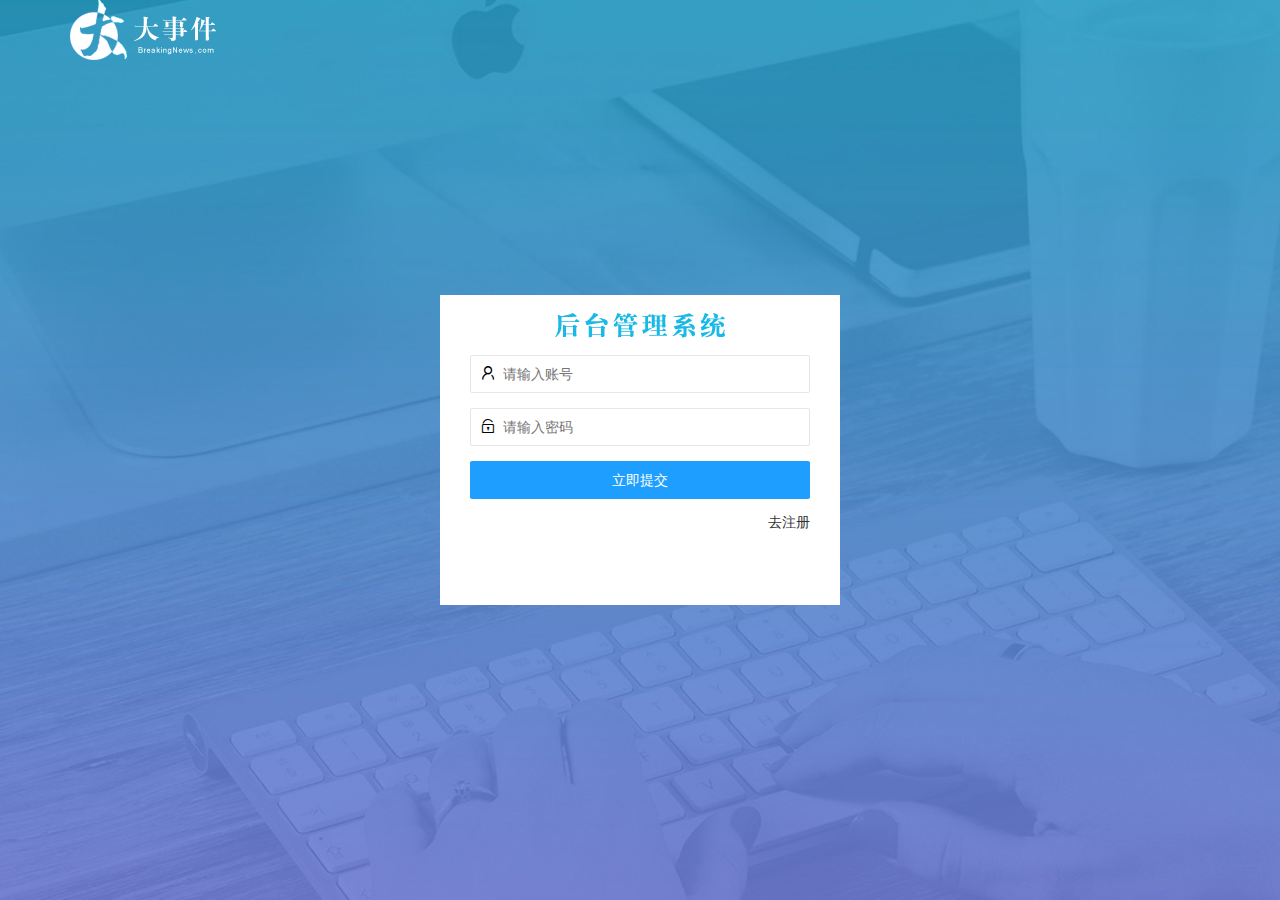
<file: day02/login.html>
<!DOCTYPE html>
<html lang="en">

<head>
    <meta charset="UTF-8">
    <meta name="viewport" content="width=device-width, initial-scale=1.0">
    <meta http-equiv="X-UA-Compatible" content="ie=edge">
    <title>Document</title>
    <!-- 引入初始化 -->
    <link rel="stylesheet" href="/day02/assets/lib/layui/css/layui.css">
    <!-- 引入自己的CSS -->
    <link rel="stylesheet" href="/day02/assets/css/login.css">
</head>

<body>
    <!-- 头部 log模块 -->
    <div class="layui-main">
        <img src="/day02/assets/images/logo.png" alt="">
    </div>

    <!-- 登录模块 -->
    <div class="logbox">
        <!-- 标题 -->
        <div class="logbox1"></div>
        <!-- 登录 -->
        <div class="logbox2">
            <!-- 账号 -->
            <form class="layui-form" id="logbox2d">
                <div class="layui-form-item">
                        <i class="layui-icon layui-icon-username"></i>  
                    <input type="text" name="username" required lay-verify="required"  placeholder="请输入账号"
                        autocomplete="off" class="layui-input">
                </div>
                <!-- 密码 -->
                <div class="layui-form-item">
                        <i class="layui-icon layui-icon-password"></i>  
                    <input type="password" name="password" required lay-verify="required|pass"  placeholder="请输入密码"
                        autocomplete="off" class="layui-input">
                </div>
                <!-- 提交 -->
                <div class="layui-form-item">
                    <button class="layui-btn layui-btn-fluid layui-btn-normal" lay-submit
                        lay-filter="formDemo">立即提交</button>
                </div>
                <!-- 跳转注册 -->
                <div class="layui-form-item">
                    <a href="javascript:;" id="logbox2_a" class="dlb">去注册</a>
                </div>
        </div>

        </form>

        <!-- 注册 -->
        <div class="logbox3">
            <form class="layui-form" id="logbox3d">
                <!-- 账号 -->
                <div class="layui-form-item">
                        <i class="layui-icon layui-icon-username"></i>
                    <input type="text" name="username" required lay-verify="required" placeholder="请输入账号"
                        autocomplete="off" class="layui-input">
                </div>
                <!-- 密码 -->
                <div class="layui-form-item">
                        <i class="layui-icon layui-icon-password"></i> 
                    <input type="password" name="password" required lay-verify="required|pass" placeholder="请输入密码"
                        autocomplete="off" class="layui-input">
                </div>
                <!-- 确认密码 -->
                <div class="layui-form-item">
                        <i class="layui-icon layui-icon-password"></i> 
                        <input type="password" name="repassword" required lay-verify="required|pass|repass" placeholder="请确认密码"
                            autocomplete="off" class="layui-input">
                    </div>
                    <!-- 注册成功 -->
                <div class="layui-form-item">
                    <button class="layui-btn layui-btn-fluid layui-btn-normal" lay-submit
                        lay-filter="formDemo">注册成功</button>
                </div>
                <!-- 跳转登录 -->
                <div class="layui-form-item">
                    <a href="javascript:;" id="logbox3_a" class="dlb">去登录</a>

                </div>
        </div>
    </div>
    <!-- 引入layui.js -->
    <script src="/day02/assets/lib/layui/layui.all.js"></script>
    <!-- 添加jQuery.js -->
    <script src="/day02/assets/lib/jquery.js"></script>
    <!-- 引入自定义js -->
    <script src="/day02/assets/js/baseAPl.js"></script>
    <!-- 添加自己的js -->
    <script src="/day02/assets/js/login.js"></script>
</body>

</html>
</file>
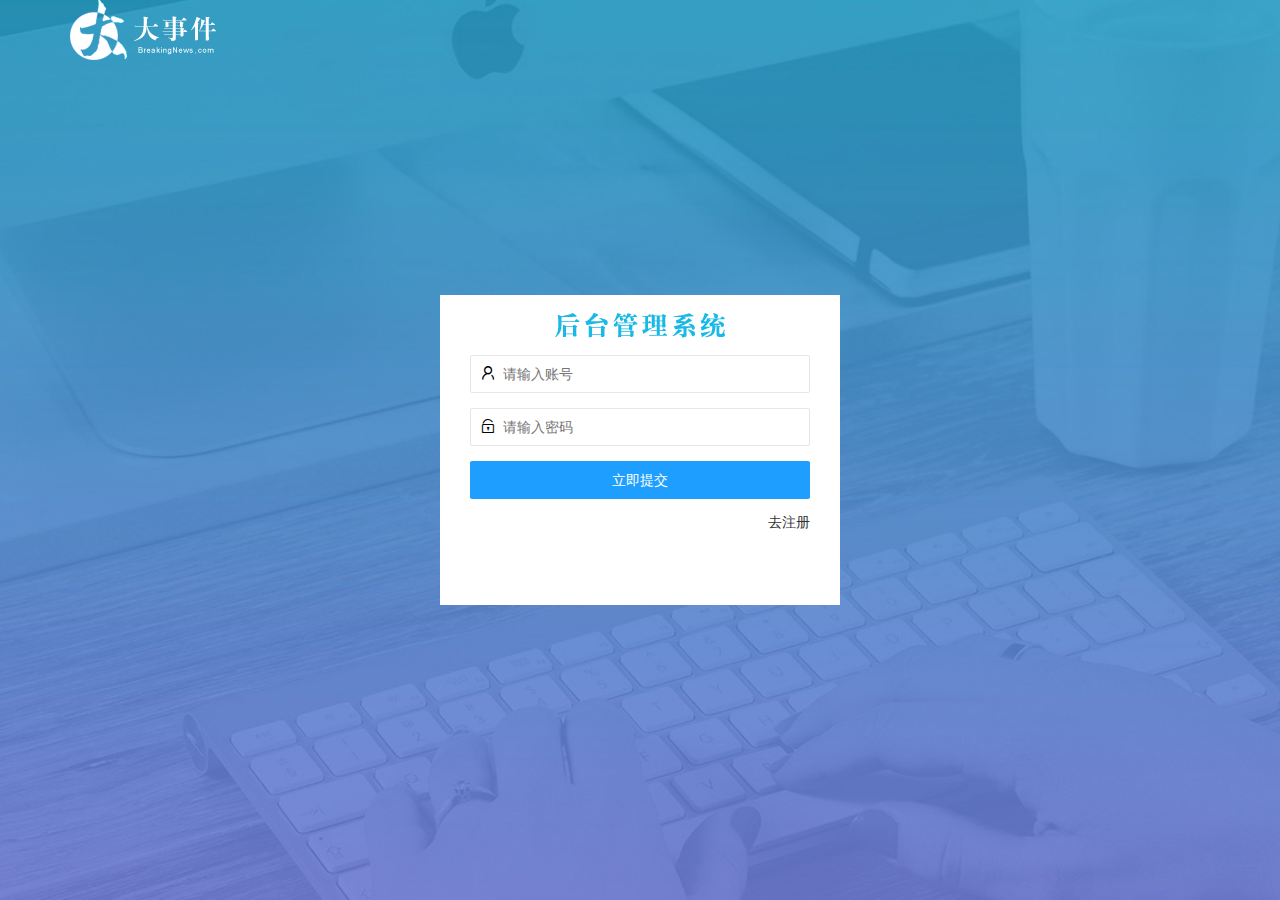
<file: day05 - 副本/login.html>
<!DOCTYPE html>
<html lang="en">

<head>
    <meta charset="UTF-8">
    <meta name="viewport" content="width=device-width, initial-scale=1.0">
    <meta http-equiv="X-UA-Compatible" content="ie=edge">
    <title>Document</title>
    <!-- 引入初始化 -->
    <link rel="stylesheet" href="/day05/assets/lib/layui/css/layui.css">
    <!-- 引入自己的CSS -->
    <link rel="stylesheet" href="/day05/assets/css/login.css">
</head>

<body>
    <!-- 头部 log模块 -->
    <div class="layui-main">
        <img src="/day05/assets/images/logo.png" alt="">
    </div>

    <!-- 登录模块 -->
    <div class="logbox">
        <!-- 标题 -->
        <div class="logbox1"></div>
        <!-- 登录 -->
        <div class="logbox2">
            <!-- 账号 -->
            <form class="layui-form" id="logbox2d">
                <div class="layui-form-item">
                        <i class="layui-icon layui-icon-username"></i>  
                    <input type="text" name="username" required lay-verify="required"  placeholder="请输入账号"
                        autocomplete="off" class="layui-input">
                </div>
                <!-- 密码 -->
                <div class="layui-form-item">
                        <i class="layui-icon layui-icon-password"></i>  
                    <input type="password" name="password" required lay-verify="required|pass"  placeholder="请输入密码"
                        autocomplete="off" class="layui-input">
                </div>
                <!-- 提交 -->
                <div class="layui-form-item">
                    <button class="layui-btn layui-btn-fluid layui-btn-normal" lay-submit
                        lay-filter="formDemo">立即提交</button>
                </div>
                <!-- 跳转注册 -->
                <div class="layui-form-item">
                    <a href="javascript:;" id="logbox2_a" class="dlb">去注册</a>
                </div>
        </div>

        </form>

        <!-- 注册 -->
        <div class="logbox3">
            <form class="layui-form" id="logbox3d">
                <!-- 账号 -->
                <div class="layui-form-item">
                        <i class="layui-icon layui-icon-username"></i>
                    <input type="text" name="username" required lay-verify="required" placeholder="请输入账号"
                        autocomplete="off" class="layui-input">
                </div>
                <!-- 密码 -->
                <div class="layui-form-item">
                        <i class="layui-icon layui-icon-password"></i> 
                    <input type="password" name="password" required lay-verify="required|pass" placeholder="请输入密码"
                        autocomplete="off" class="layui-input">
                </div>
                <!-- 确认密码 -->
                <div class="layui-form-item">
                        <i class="layui-icon layui-icon-password"></i> 
                        <input type="password" name="repassword" required lay-verify="required|pass|repass" placeholder="请确认密码"
                            autocomplete="off" class="layui-input">
                    </div>
                    <!-- 注册成功 -->
                <div class="layui-form-item">
                    <button class="layui-btn layui-btn-fluid layui-btn-normal" lay-submit
                        lay-filter="formDemo">注册成功</button>
                </div>
                <!-- 跳转登录 -->
                <div class="layui-form-item">
                    <a href="javascript:;" id="logbox3_a" class="dlb">去登录</a>

                </div>
        </div>
    </div>
    <!-- 引入layui.js -->
    <script src="/day05/assets/lib/layui/layui.all.js"></script>
    <!-- 添加jQuery.js -->
    <script src="/day05/assets/lib/jquery.js"></script>
    <!-- 引入自定义js -->
    <script src="/day05/assets/js/baseAPl.js"></script>
    <!-- 添加自己的js -->
    <script src="/day05/assets/js/login.js"></script>
</body>

</html>
</file>
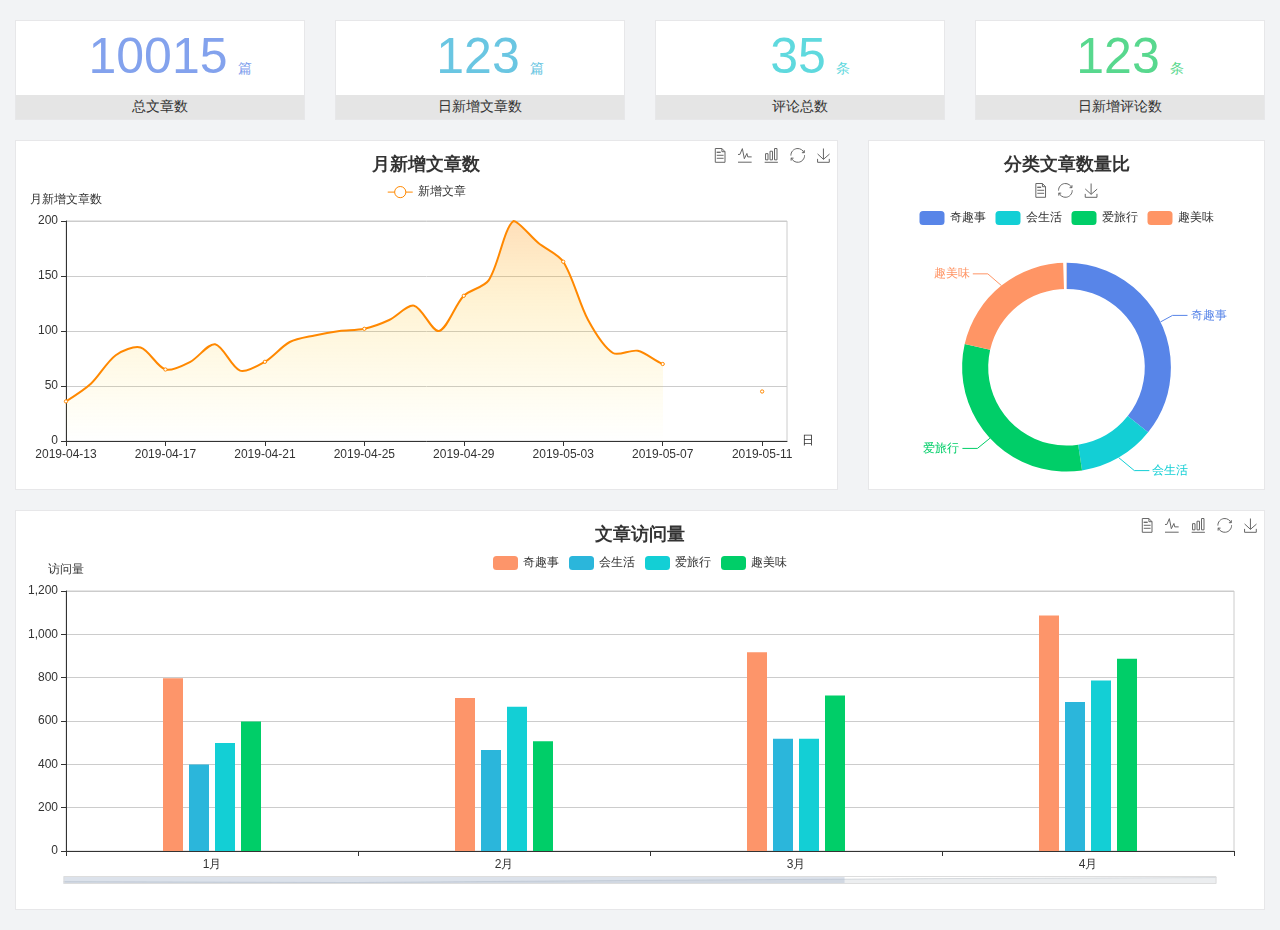
<file: day02/home/dashboard.html>
<!DOCTYPE html>
<html lang="en">

<head>
  <meta charset="UTF-8">
  <meta name="viewport" content="width=device-width, initial-scale=1.0">
  <meta http-equiv="X-UA-Compatible" content="ie=edge">
  <title>图表统计</title>
  <link rel="stylesheet" href="/day02/assets/lib/bootstrap.css" />
  <link rel="stylesheet" href="/day02/assets/lib/main.css" />
  <script src="/day02/assets/lib/jquery.js"></script>
  <script type="text/javascript" src="/day02/assets/lib/echarts.min.js"></script>
</head>

<body>
  <div class="container-fluid">
    <div class="row spannel_list">
      <div class="col-sm-3 col-xs-6">
        <div class="spannel">
          <em>10015</em><span>篇</span>
          <b>总文章数</b>
        </div>
      </div>
      <div class="col-sm-3 col-xs-6">
        <div class="spannel scolor01">
          <em>123</em><span>篇</span>
          <b>日新增文章数</b>
        </div>
      </div>
      <div class="col-sm-3 col-xs-6">
        <div class="spannel scolor02">
          <em>35</em><span>条</span>
          <b>评论总数</b>
        </div>
      </div>
      <div class="col-sm-3 col-xs-6">
        <div class="spannel scolor03">
          <em>123</em><span>条</span>
          <b>日新增评论数</b>
        </div>
      </div>
    </div>
  </div>

  <div class="container-fluid">
    <div class="row curve-pie">
      <div class="col-lg-8 col-md-8">
        <div class="gragh_pannel" id="curve_show"></div>
      </div>
      <div class="col-lg-4 col-md-4">
        <div class="gragh_pannel" id="pie_show"></div>
      </div>
    </div>
  </div>

  <div class="container-fluid">
    <div class="column_pannel" id="column_show"></div>
  </div>

  <script>
    var oChart = echarts.init(document.getElementById('curve_show'));
    var aList_all = [
      { 'count': 36, 'date': '2019-04-13' },
      { 'count': 52, 'date': '2019-04-14' },
      { 'count': 78, 'date': '2019-04-15' },
      { 'count': 85, 'date': '2019-04-16' },
      { 'count': 65, 'date': '2019-04-17' },
      { 'count': 72, 'date': '2019-04-18' },
      { 'count': 88, 'date': '2019-04-19' },
      { 'count': 64, 'date': '2019-04-20' },
      { 'count': 72, 'date': '2019-04-21' },
      { 'count': 90, 'date': '2019-04-22' },
      { 'count': 96, 'date': '2019-04-23' },
      { 'count': 100, 'date': '2019-04-24' },
      { 'count': 102, 'date': '2019-04-25' },
      { 'count': 110, 'date': '2019-04-26' },
      { 'count': 123, 'date': '2019-04-27' },
      { 'count': 100, 'date': '2019-04-28' },
      { 'count': 132, 'date': '2019-04-29' },
      { 'count': 146, 'date': '2019-04-30' },
      { 'count': 200, 'date': '2019-05-01' },
      { 'count': 180, 'date': '2019-05-02' },
      { 'count': 163, 'date': '2019-05-03' },
      { 'count': 110, 'date': '2019-05-04' },
      { 'count': 80, 'date': '2019-05-05' },
      { 'count': 82, 'date': '2019-05-06' },
      { 'count': 70, 'date': '2019-05-07' },
      { 'count': 65, 'date': '2019-05-08' },
      { 'count': 54, 'date': '2019-05-09' },
      { 'count': 40, 'date': '2019-05-10' },
      { 'count': 45, 'date': '2019-05-11' },
      { 'count': 38, 'date': '2019-05-12' },
    ];

    let aCount = [];
    let aDate = [];

    for (var i = 0; i < aList_all.length; i++) {
      aCount.push(aList_all[i].count);
      aDate.push(aList_all[i].date);
    }

    var chartopt = {
      title: {
        text: '月新增文章数',
        left: 'center',
        top: '10'
      },
      tooltip: {
        trigger: 'axis'
      },
      legend: {
        data: ['新增文章'],
        top: '40'
      },
      toolbox: {
        show: true,
        feature: {
          mark: { show: true },
          dataView: { show: true, readOnly: false },
          magicType: { show: true, type: ['line', 'bar'] },
          restore: { show: true },
          saveAsImage: { show: true }
        }
      },
      calculable: true,
      xAxis: [
        {
          name: '日',
          type: 'category',
          boundaryGap: false,
          data: aDate
        }
      ],
      yAxis: [
        {
          name: '月新增文章数',
          type: 'value'
        }
      ],
      series: [
        {
          name: '新增文章',
          type: 'line',
          smooth: true,
          itemStyle: { normal: { areaStyle: { type: 'default' }, color: '#f80' }, lineStyle: { color: '#f80' } },
          data: aCount
        }],
      areaStyle: {
        normal: {
          color: new echarts.graphic.LinearGradient(0, 0, 0, 1, [{
            offset: 0,
            color: 'rgba(255,136,0,0.39)'
          }, {
            offset: .34,
            color: 'rgba(255,180,0,0.25)'
          }, {
            offset: 1,
            color: 'rgba(255,222,0,0.00)'
          }])

        }
      },
      grid: {
        show: true,
        x: 50,
        x2: 50,
        y: 80,
        height: 220
      }
    };

    oChart.setOption(chartopt);


    var oPie = echarts.init(document.getElementById('pie_show'));
    var oPieopt =
    {
      title: {
        top: 10,
        text: '分类文章数量比',
        x: 'center'
      },
      tooltip: {
        trigger: 'item',
        formatter: "{a} <br/>{b} : {c} ({d}%)"
      },
      color: ['#5885e8', '#13cfd5', '#00ce68', '#ff9565'],
      legend: {
        x: 'center',
        top: 65,
        data: ['奇趣事', '会生活', '爱旅行', '趣美味']
      },
      toolbox: {
        show: true,
        x: 'center',
        top: 35,
        feature: {
          mark: { show: true },
          dataView: { show: true, readOnly: false },
          magicType: {
            show: true,
            type: ['pie', 'funnel'],
            option: {
              funnel: {
                x: '25%',
                width: '50%',
                funnelAlign: 'left',
                max: 1548
              }
            }
          },
          restore: { show: true },
          saveAsImage: { show: true }
        }
      },
      calculable: true,
      series: [
        {
          name: '访问来源',
          type: 'pie',
          radius: ['45%', '60%'],
          center: ['50%', '65%'],
          data: [
            { value: 300, name: '奇趣事' },
            { value: 100, name: '会生活' },
            { value: 260, name: '爱旅行' },
            { value: 180, name: '趣美味' }
          ]
        }
      ]
    };
    oPie.setOption(oPieopt);



    var oColumn = this.echarts.init(document.getElementById('column_show'));
    var oColumnopt =
    {
      title: {
        text: '文章访问量',
        left: 'center',
        top: '10'
      },
      tooltip: {
        trigger: 'axis'
      },
      legend: {
        data: ['奇趣事', '会生活', '爱旅行', '趣美味'],
        top: '40'
      },
      toolbox: {
        show: true,
        feature: {
          mark: { show: true },
          dataView: { show: true, readOnly: false },
          magicType: { show: true, type: ['line', 'bar'] },
          restore: { show: true },
          saveAsImage: { show: true }
        }
      },
      calculable: true,
      xAxis: [
        {
          type: 'category',
          data: ['1月', '2月', '3月', '4月', '5月']
        }
      ],
      yAxis: [
        {
          name: '访问量',
          type: 'value'
        }
      ],
      series: [
        {
          name: '奇趣事',
          type: 'bar',
          barWidth: 20,
          itemStyle: {
            normal: { areaStyle: { type: 'default' }, color: '#fd956a' }
          },
          data: [800, 708, 920, 1090, 1200]
        },
        {
          name: '会生活',
          type: 'bar',
          barWidth: 20,
          itemStyle: {
            normal: { areaStyle: { type: 'default' }, color: '#2bb6db' }
          },
          data: [400, 468, 520, 690, 800]
        },
        {
          name: '爱旅行',
          type: 'bar',
          barWidth: 20,
          itemStyle: {
            normal: { areaStyle: { type: 'default' }, color: '#13cfd5' }
          },
          data: [500, 668, 520, 790, 900]
        },
        {
          name: '趣美味',
          type: 'bar',
          barWidth: 20,
          itemStyle: {
            normal: { areaStyle: { type: 'default' }, color: '#00ce68' }
          },
          data: [600, 508, 720, 890, 1000]
        }
      ],
      grid: {
        show: true,
        x: 50,
        x2: 30,
        y: 80,
        height: 260
      },
      dataZoom: [//给x轴设置滚动条
        {
          start: 0,//默认为0
          end: 100 - 1000 / 31,//默认为100
          type: 'slider',
          show: true,
          xAxisIndex: [0],
          handleSize: 0,//滑动条的 左右2个滑动条的大小
          height: 8,//组件高度
          left: 45, //左边的距离
          right: 50,//右边的距离
          bottom: 26,//右边的距离
          handleColor: '#ddd',//h滑动图标的颜色
          handleStyle: {
            borderColor: "#cacaca",
            borderWidth: "1",
            shadowBlur: 2,
            background: "#ddd",
            shadowColor: "#ddd",
          }
        }]
    };
    oColumn.setOption(oColumnopt);
  </script>
</body>

</html>
</file>
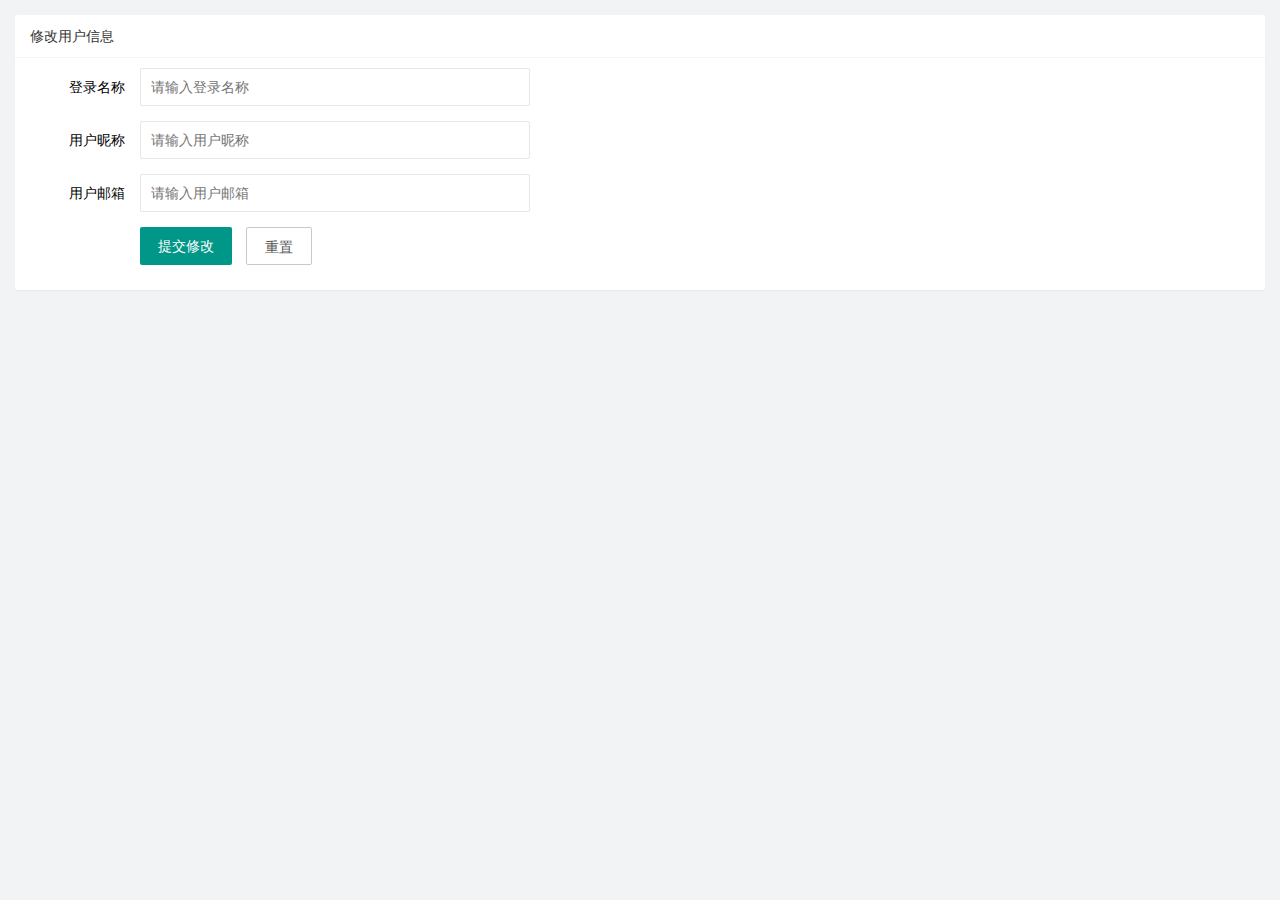
<file: day02/user/user_info.html>
<!DOCTYPE html>
<html lang="en">

<head>
    <meta charset="UTF-8">
    <meta name="viewport" content="width=device-width, initial-scale=1.0">
    <meta http-equiv="X-UA-Compatible" content="ie=edge">
    <title>Document</title>
    <!-- 引入layui.css -->
    <link rel="stylesheet" href="/day02/assets/lib/layui/css/layui.css">
    <!-- 引入自己css -->
    <link rel="stylesheet" href="/day02/assets/css/user/user_info.css">
</head>

<body>
    <!-- 卡片区域 -->
    <div class="layui-card">
        <div class="layui-card-header">修改用户信息</div>
        <div class="layui-card-body">
            <!-- form 表单区域 -->
            <form class="layui-form" id="layui-form" lay-filter="formUserInfo">
                <!-- 这是隐藏域 -->
                <input type="hidden" name="id" value="" />
                <div class="layui-form-item">
                    <label class="layui-form-label">登录名称</label>
                    <div class="layui-input-block">
                        <input type="text" name="username" required lay-verify="required" placeholder="请输入登录名称"
                            autocomplete="off" class="layui-input">
                    </div>
                </div>
                <div class="layui-form-item">
                    <label class="layui-form-label">用户昵称</label>
                    <div class="layui-input-block">
                        <input type="text" name="nickname" required lay-verify="required|repass" placeholder="请输入用户昵称"
                            autocomplete="off" class="layui-input">
                    </div>
                </div>
                <div class="layui-form-item">
                    <label class="layui-form-label">用户邮箱</label>
                    <div class="layui-input-block">
                        <input type="text" name="email" required lay-verify="required|email" placeholder="请输入用户邮箱"
                            autocomplete="off" class="layui-input">
                    </div>
                </div>
                <div class="layui-form-item">
                    <div class="layui-input-block">
                        <button class="layui-btn" lay-submit lay-filter="formDemo">提交修改</button>
                        <button type="reset" class="layui-btn layui-btn-primary" id="bntReset">重置</button>
                    </div>
                </div>
            </form>
        </div>
    </div>

    <!-- 引入laujs -->
    <script src="/day02/assets/lib/layui/layui.all.js"></script>
    <!-- 引入jQuery.js -->
    <script src="/day02/assets/lib/jquery.js"></script>
    <script src="/day02/assets/js/baseAPl.js"></script>
    <!-- 引入自己的js -->
    <script src="/day02/assets/js/user/user_info.js"></script>
</body>

</html>
</file>
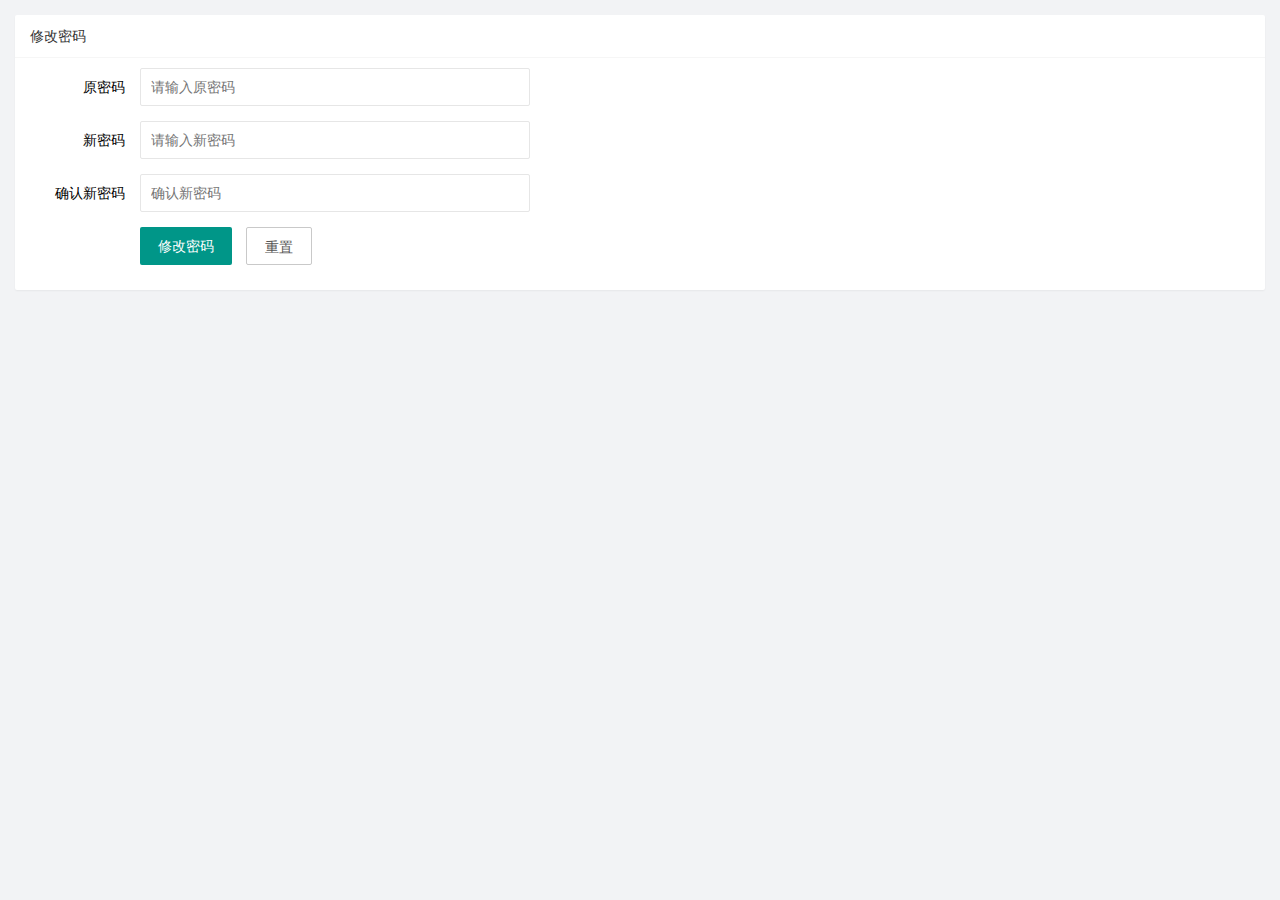
<file: day02/user/user_pwd.html>
<!DOCTYPE html>
<html lang="en">

<head>
    <meta charset="UTF-8">
    <meta name="viewport" content="width=device-width, initial-scale=1.0">
    <meta http-equiv="X-UA-Compatible" content="ie=edge">
    <title>Document</title>
    <!-- 引入layui.css -->
    <link rel="stylesheet" href="/day02/assets/lib/layui/css/layui.css">
    <!-- 引入自己css -->
    <link rel="stylesheet" href="/day02/assets/css/user/user_pwd.css">
</head>

<body>
    <!-- 卡片区域 -->
    <div class="layui-card">
        <div class="layui-card-header">修改密码</div>
        <div class="layui-card-body">
            <!-- form 表单区域 -->
            <form class="layui-form" id="layui-form" >
                <div class="layui-form-item">
                    <label class="layui-form-label">原密码</label>
                    <div class="layui-input-block">
                        <input type="password" name="oldPwd" required lay-verify="required|pass" placeholder="请输入原密码"
                            autocomplete="off" class="layui-input">
                    </div>
                </div>
                <div class="layui-form-item">
                    <label class="layui-form-label">新密码</label>
                    <div class="layui-input-block">
                        <input type="password" name="newPwd" required lay-verify="required|cxpass|pass" placeholder="请输入新密码"
                            autocomplete="off" class="layui-input">
                    </div>
                </div>
                <div class="layui-form-item">
                    <label class="layui-form-label">确认新密码</label>
                    <div class="layui-input-block">
                        <input type="password" name="rePwd" required lay-verify="required|pass|recxpass" placeholder="确认新密码"
                            autocomplete="off" class="layui-input">
                    </div>
                </div>
                <div class="layui-form-item">
                    <div class="layui-input-block">
                        <button class="layui-btn" lay-submit lay-filter="formDemo">修改密码 </button>
                        <button type="reset" class="layui-btn layui-btn-primary" id="bntReset">重置</button>
                    </div>
                </div>
            </form>
        </div>
    </div>

    <!-- 引入laujs -->
    <script src="/day02/assets/lib/layui/layui.all.js"></script>
    <!-- 引入jQuery.js -->
    <script src="/day02/assets/lib/jquery.js"></script>
    <script src="/day02/assets/js/baseAPl.js"></script>
    <!-- 引入自己的js -->
    <script src="/day02/assets/js/user/user_pwd.js"></script>
</body>

</html>
</file>
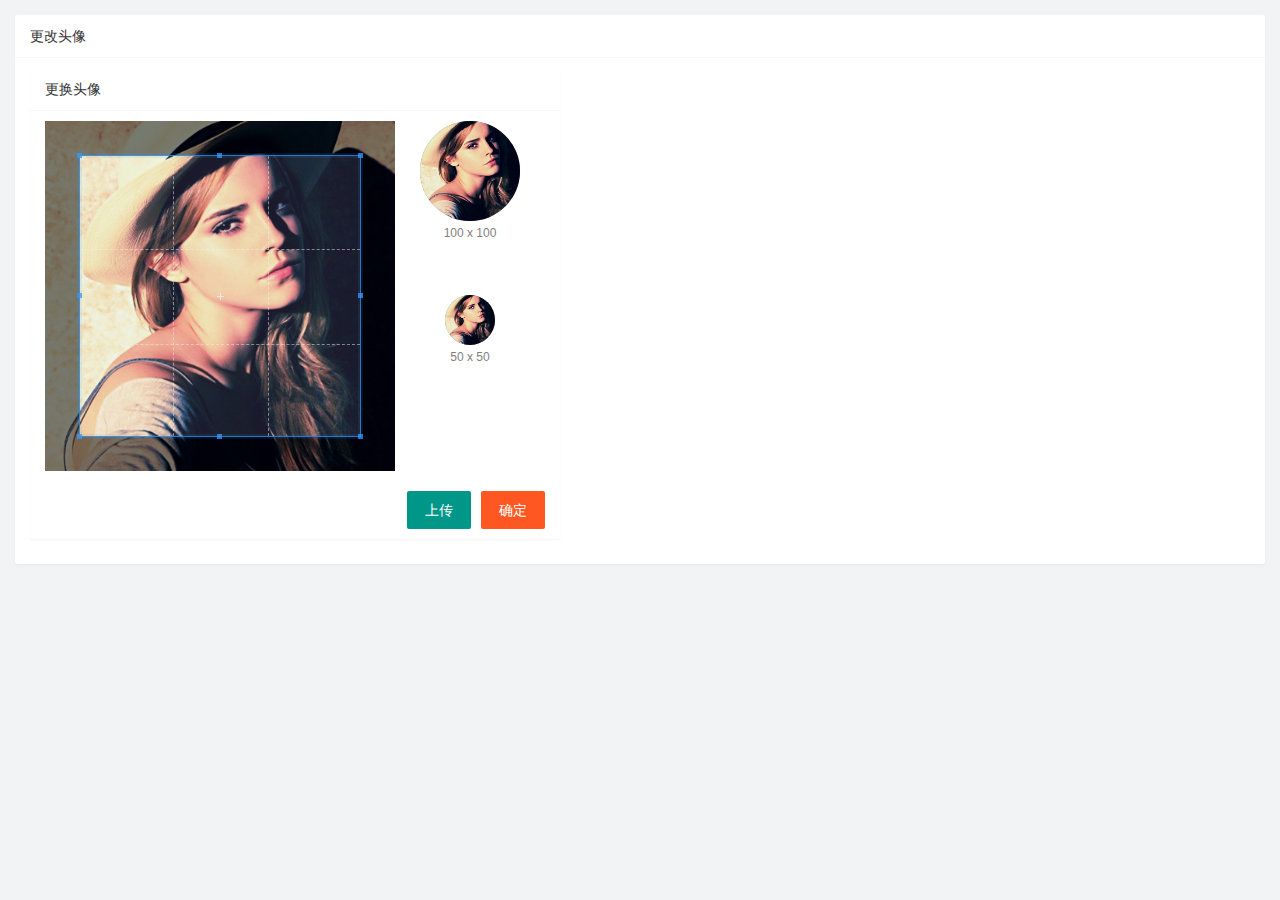
<file: day02/user/user_scrd.html>
<!DOCTYPE html>
<html lang="en">

<head>
    <meta charset="UTF-8">
    <meta name="viewport" content="width=device-width, initial-scale=1.0">
    <meta http-equiv="X-UA-Compatible" content="ie=edge">
    <title>Document</title>
    <link rel="stylesheet" href="/day02/assets/lib/layui/css/layui.css">
    <link rel="stylesheet" href="/day02/assets/lib/cropper/cropper.css">
    <link rel="stylesheet" href="/day02/assets/css/user/user_scrd.css">
</head>

<body>
    <div class="layui-card">
        <div class="layui-card-header">更改头像</div>
        <div class="layui-card-body">
            <!-- 第一行的图片裁剪和预览区域 -->
            <div class="row1">
                <!-- 卡片区域 -->
                <div class="layui-card">
                    <div class="layui-card-header">更换头像</div>
                    <div class="layui-card-body">
                        <!-- 第一行的图片裁剪和预览区域 -->
                        <div class="row1">
                            <!-- 图片裁剪区域 -->
                            <div class="cropper-box">
                                <!-- 这个 img 标签很重要，将来会把它初始化为裁剪区域 -->
                                <img id="image" src="/day02/assets/images/sample.jpg" />
                            </div>
                            <!-- 图片的预览区域 -->
                            <div class="preview-box">
                                <div>
                                    <!-- 宽高为 100px 的预览区域 -->
                                    <div class="img-preview w100"></div>
                                    <p class="size">100 x 100</p>
                                </div>
                                <div>
                                    <!-- 宽高为 50px 的预览区域 -->
                                    <div class="img-preview w50"></div>
                                    <p class="size">50 x 50</p>
                                </div>
                            </div>
                        </div>

                        <!-- 第二行的按钮区域 -->
                        <div class="row2">
                            <!-- 通过 accept 属性，可以指定，允许用户选择什么类型的文件 -->
                            <input type="file" id="file" accept="image/png,image/jpeg" />
                            <button type="button" class="layui-btn" id="btnChooseImage">上传</button>
                            <button type="button" class="layui-btn layui-btn-danger" id="btnUpload">确定</button>
                        </div>
                    </div>
                </div>
                <script src="/day02/assets/lib/layui/layui.all.js"></script>
                <script src="/day02/assets/lib/jquery.js"></script>
                <script src="/day02/assets/lib/cropper/Cropper.js"></script>
                <script src="/day02/assets/lib/cropper/jquery-cropper.js"></script>
                <script src="/day02/assets/js/baseAPl.js"></script>
                <script src="/day02/assets/js/user/user_scrd.js"></script>
</body>

</html>
</file>
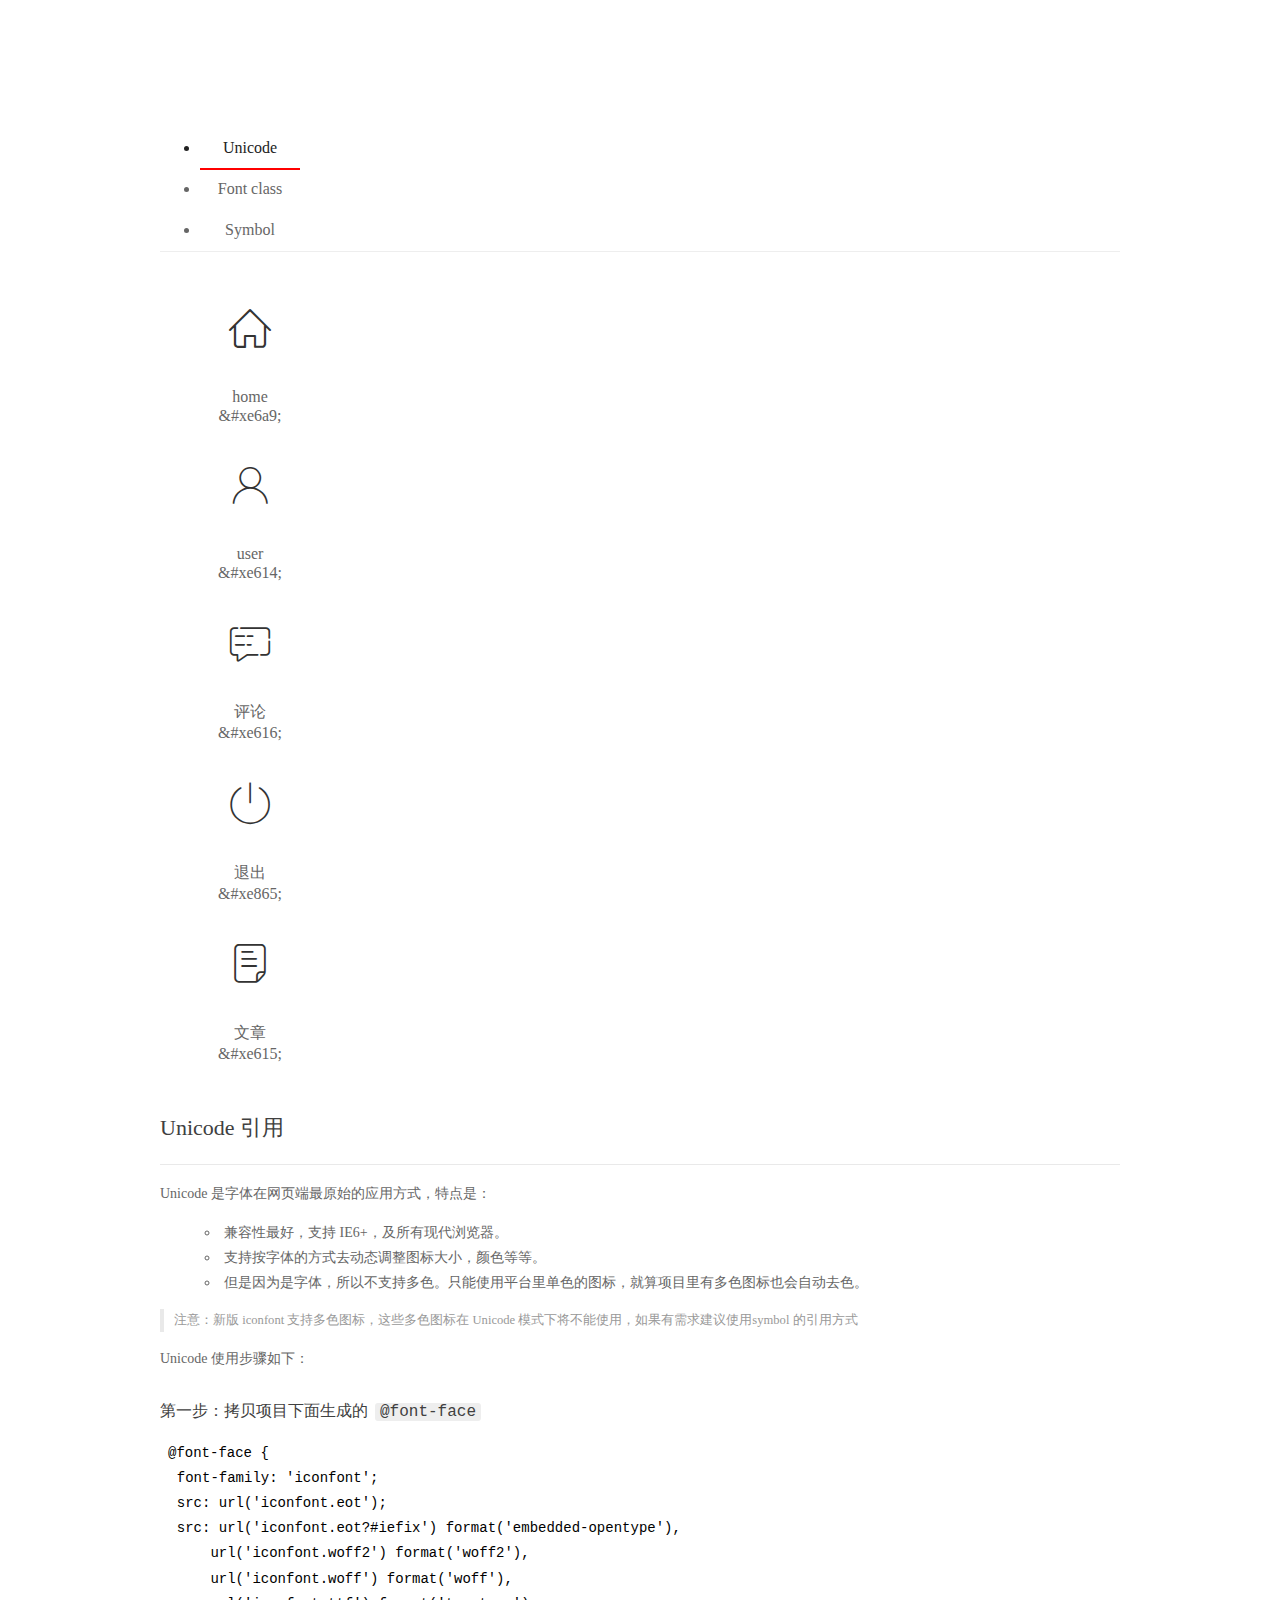
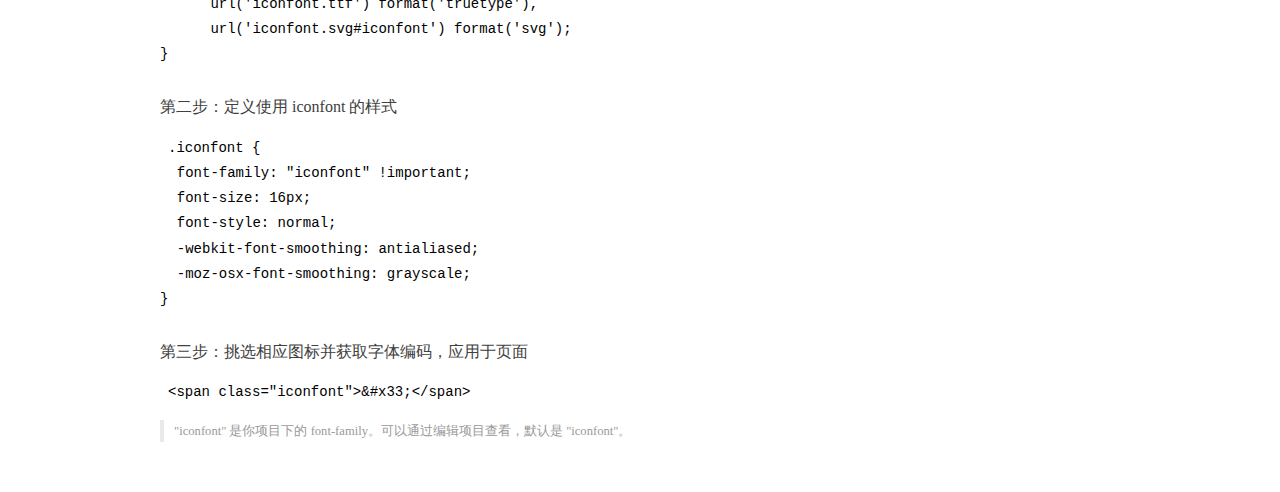
<file: day01/assets/fonts/demo_index.html>
<!DOCTYPE html>
<html>
<head>
  <meta charset="utf-8"/>
  <title>IconFont Demo</title>
  <link rel="shortcut icon" href="https://gtms04.alicdn.com/tps/i4/TB1_oz6GVXXXXaFXpXXJDFnIXXX-64-64.ico" type="image/x-icon"/>
  <link rel="stylesheet" href="https://g.alicdn.com/thx/cube/1.3.2/cube.min.css">
  <link rel="stylesheet" href="demo.css">
  <link rel="stylesheet" href="iconfont.css">
  <script src="iconfont.js"></script>
  <!-- jQuery -->
  <script src="https://a1.alicdn.com/oss/uploads/2018/12/26/7bfddb60-08e8-11e9-9b04-53e73bb6408b.js"></script>
  <!-- 代码高亮 -->
  <script src="https://a1.alicdn.com/oss/uploads/2018/12/26/a3f714d0-08e6-11e9-8a15-ebf944d7534c.js"></script>
</head>
<body>
  <div class="main">
    <h1 class="logo"><a href="https://www.iconfont.cn/" title="iconfont 首页" target="_blank">&#xe86b;</a></h1>
    <div class="nav-tabs">
      <ul id="tabs" class="dib-box">
        <li class="dib active"><span>Unicode</span></li>
        <li class="dib"><span>Font class</span></li>
        <li class="dib"><span>Symbol</span></li>
      </ul>
      
    </div>
    <div class="tab-container">
      <div class="content unicode" style="display: block;">
          <ul class="icon_lists dib-box">
          
            <li class="dib">
              <span class="icon iconfont">&#xe6a9;</span>
                <div class="name">home</div>
                <div class="code-name">&amp;#xe6a9;</div>
              </li>
          
            <li class="dib">
              <span class="icon iconfont">&#xe614;</span>
                <div class="name">user</div>
                <div class="code-name">&amp;#xe614;</div>
              </li>
          
            <li class="dib">
              <span class="icon iconfont">&#xe616;</span>
                <div class="name">评论</div>
                <div class="code-name">&amp;#xe616;</div>
              </li>
          
            <li class="dib">
              <span class="icon iconfont">&#xe865;</span>
                <div class="name">退出</div>
                <div class="code-name">&amp;#xe865;</div>
              </li>
          
            <li class="dib">
              <span class="icon iconfont">&#xe615;</span>
                <div class="name">文章</div>
                <div class="code-name">&amp;#xe615;</div>
              </li>
          
          </ul>
          <div class="article markdown">
          <h2 id="unicode-">Unicode 引用</h2>
          <hr>

          <p>Unicode 是字体在网页端最原始的应用方式，特点是：</p>
          <ul>
            <li>兼容性最好，支持 IE6+，及所有现代浏览器。</li>
            <li>支持按字体的方式去动态调整图标大小，颜色等等。</li>
            <li>但是因为是字体，所以不支持多色。只能使用平台里单色的图标，就算项目里有多色图标也会自动去色。</li>
          </ul>
          <blockquote>
            <p>注意：新版 iconfont 支持多色图标，这些多色图标在 Unicode 模式下将不能使用，如果有需求建议使用symbol 的引用方式</p>
          </blockquote>
          <p>Unicode 使用步骤如下：</p>
          <h3 id="-font-face">第一步：拷贝项目下面生成的 <code>@font-face</code></h3>
<pre><code class="language-css"
>@font-face {
  font-family: 'iconfont';
  src: url('iconfont.eot');
  src: url('iconfont.eot?#iefix') format('embedded-opentype'),
      url('iconfont.woff2') format('woff2'),
      url('iconfont.woff') format('woff'),
      url('iconfont.ttf') format('truetype'),
      url('iconfont.svg#iconfont') format('svg');
}
</code></pre>
          <h3 id="-iconfont-">第二步：定义使用 iconfont 的样式</h3>
<pre><code class="language-css"
>.iconfont {
  font-family: "iconfont" !important;
  font-size: 16px;
  font-style: normal;
  -webkit-font-smoothing: antialiased;
  -moz-osx-font-smoothing: grayscale;
}
</code></pre>
          <h3 id="-">第三步：挑选相应图标并获取字体编码，应用于页面</h3>
<pre>
<code class="language-html"
>&lt;span class="iconfont"&gt;&amp;#x33;&lt;/span&gt;
</code></pre>
          <blockquote>
            <p>"iconfont" 是你项目下的 font-family。可以通过编辑项目查看，默认是 "iconfont"。</p>
          </blockquote>
          </div>
      </div>
      <div class="content font-class">
        <ul class="icon_lists dib-box">
          
          <li class="dib">
            <span class="icon iconfont icon-home"></span>
            <div class="name">
              home
            </div>
            <div class="code-name">.icon-home
            </div>
          </li>
          
          <li class="dib">
            <span class="icon iconfont icon-user"></span>
            <div class="name">
              user
            </div>
            <div class="code-name">.icon-user
            </div>
          </li>
          
          <li class="dib">
            <span class="icon iconfont icon-pinglun"></span>
            <div class="name">
              评论
            </div>
            <div class="code-name">.icon-pinglun
            </div>
          </li>
          
          <li class="dib">
            <span class="icon iconfont icon-tuichu"></span>
            <div class="name">
              退出
            </div>
            <div class="code-name">.icon-tuichu
            </div>
          </li>
          
          <li class="dib">
            <span class="icon iconfont icon-16"></span>
            <div class="name">
              文章
            </div>
            <div class="code-name">.icon-16
            </div>
          </li>
          
        </ul>
        <div class="article markdown">
        <h2 id="font-class-">font-class 引用</h2>
        <hr>

        <p>font-class 是 Unicode 使用方式的一种变种，主要是解决 Unicode 书写不直观，语意不明确的问题。</p>
        <p>与 Unicode 使用方式相比，具有如下特点：</p>
        <ul>
          <li>兼容性良好，支持 IE8+，及所有现代浏览器。</li>
          <li>相比于 Unicode 语意明确，书写更直观。可以很容易分辨这个 icon 是什么。</li>
          <li>因为使用 class 来定义图标，所以当要替换图标时，只需要修改 class 里面的 Unicode 引用。</li>
          <li>不过因为本质上还是使用的字体，所以多色图标还是不支持的。</li>
        </ul>
        <p>使用步骤如下：</p>
        <h3 id="-fontclass-">第一步：引入项目下面生成的 fontclass 代码：</h3>
<pre><code class="language-html">&lt;link rel="stylesheet" href="./iconfont.css"&gt;
</code></pre>
        <h3 id="-">第二步：挑选相应图标并获取类名，应用于页面：</h3>
<pre><code class="language-html">&lt;span class="iconfont icon-xxx"&gt;&lt;/span&gt;
</code></pre>
        <blockquote>
          <p>"
            iconfont" 是你项目下的 font-family。可以通过编辑项目查看，默认是 "iconfont"。</p>
        </blockquote>
      </div>
      </div>
      <div class="content symbol">
          <ul class="icon_lists dib-box">
          
            <li class="dib">
                <svg class="icon svg-icon" aria-hidden="true">
                  <use xlink:href="#icon-home"></use>
                </svg>
                <div class="name">home</div>
                <div class="code-name">#icon-home</div>
            </li>
          
            <li class="dib">
                <svg class="icon svg-icon" aria-hidden="true">
                  <use xlink:href="#icon-user"></use>
                </svg>
                <div class="name">user</div>
                <div class="code-name">#icon-user</div>
            </li>
          
            <li class="dib">
                <svg class="icon svg-icon" aria-hidden="true">
                  <use xlink:href="#icon-pinglun"></use>
                </svg>
                <div class="name">评论</div>
                <div class="code-name">#icon-pinglun</div>
            </li>
          
            <li class="dib">
                <svg class="icon svg-icon" aria-hidden="true">
                  <use xlink:href="#icon-tuichu"></use>
                </svg>
                <div class="name">退出</div>
                <div class="code-name">#icon-tuichu</div>
            </li>
          
            <li class="dib">
                <svg class="icon svg-icon" aria-hidden="true">
                  <use xlink:href="#icon-16"></use>
                </svg>
                <div class="name">文章</div>
                <div class="code-name">#icon-16</div>
            </li>
          
          </ul>
          <div class="article markdown">
          <h2 id="symbol-">Symbol 引用</h2>
          <hr>

          <p>这是一种全新的使用方式，应该说这才是未来的主流，也是平台目前推荐的用法。相关介绍可以参考这篇<a href="">文章</a>
            这种用法其实是做了一个 SVG 的集合，与另外两种相比具有如下特点：</p>
          <ul>
            <li>支持多色图标了，不再受单色限制。</li>
            <li>通过一些技巧，支持像字体那样，通过 <code>font-size</code>, <code>color</code> 来调整样式。</li>
            <li>兼容性较差，支持 IE9+，及现代浏览器。</li>
            <li>浏览器渲染 SVG 的性能一般，还不如 png。</li>
          </ul>
          <p>使用步骤如下：</p>
          <h3 id="-symbol-">第一步：引入项目下面生成的 symbol 代码：</h3>
<pre><code class="language-html">&lt;script src="./iconfont.js"&gt;&lt;/script&gt;
</code></pre>
          <h3 id="-css-">第二步：加入通用 CSS 代码（引入一次就行）：</h3>
<pre><code class="language-html">&lt;style&gt;
.icon {
  width: 1em;
  height: 1em;
  vertical-align: -0.15em;
  fill: currentColor;
  overflow: hidden;
}
&lt;/style&gt;
</code></pre>
          <h3 id="-">第三步：挑选相应图标并获取类名，应用于页面：</h3>
<pre><code class="language-html">&lt;svg class="icon" aria-hidden="true"&gt;
  &lt;use xlink:href="#icon-xxx"&gt;&lt;/use&gt;
&lt;/svg&gt;
</code></pre>
          </div>
      </div>

    </div>
  </div>
  <script>
  $(document).ready(function () {
      $('.tab-container .content:first').show()

      $('#tabs li').click(function (e) {
        var tabContent = $('.tab-container .content')
        var index = $(this).index()

        if ($(this).hasClass('active')) {
          return
        } else {
          $('#tabs li').removeClass('active')
          $(this).addClass('active')

          tabContent.hide().eq(index).fadeIn()
        }
      })
    })
  </script>
</body>
</html>
</file>
<file: day02/assets/lib/layui/css/layui.css>
/** layui-v2.5.5 MIT License By https://www.layui.com */
 .layui-inline,img{display:inline-block;vertical-align:middle}h1,h2,h3,h4,h5,h6{font-weight:400}.layui-edge,.layui-header,.layui-inline,.layui-main{position:relative}.layui-body,.layui-edge,.layui-elip{overflow:hidden}.layui-btn,.layui-edge,.layui-inline,img{vertical-align:middle}.layui-btn,.layui-disabled,.layui-icon,.layui-unselect{-moz-user-select:none;-webkit-user-select:none;-ms-user-select:none}.layui-elip,.layui-form-checkbox span,.layui-form-pane .layui-form-label{text-overflow:ellipsis;white-space:nowrap}.layui-breadcrumb,.layui-tree-btnGroup{visibility:hidden}blockquote,body,button,dd,div,dl,dt,form,h1,h2,h3,h4,h5,h6,input,li,ol,p,pre,td,textarea,th,ul{margin:0;padding:0;-webkit-tap-highlight-color:rgba(0,0,0,0)}a:active,a:hover{outline:0}img{border:none}li{list-style:none}table{border-collapse:collapse;border-spacing:0}h4,h5,h6{font-size:100%}button,input,optgroup,option,select,textarea{font-family:inherit;font-size:inherit;font-style:inherit;font-weight:inherit;outline:0}pre{white-space:pre-wrap;white-space:-moz-pre-wrap;white-space:-pre-wrap;white-space:-o-pre-wrap;word-wrap:break-word}body{line-height:24px;font:14px Helvetica Neue,Helvetica,PingFang SC,Tahoma,Arial,sans-serif}hr{height:1px;margin:10px 0;border:0;clear:both}a{color:#333;text-decoration:none}a:hover{color:#777}a cite{font-style:normal;*cursor:pointer}.layui-border-box,.layui-border-box *{box-sizing:border-box}.layui-box,.layui-box *{box-sizing:content-box}.layui-clear{clear:both;*zoom:1}.layui-clear:after{content:'\20';clear:both;*zoom:1;display:block;height:0}.layui-inline{*display:inline;*zoom:1}.layui-edge{display:inline-block;width:0;height:0;border-width:6px;border-style:dashed;border-color:transparent}.layui-edge-top{top:-4px;border-bottom-color:#999;border-bottom-style:solid}.layui-edge-right{border-left-color:#999;border-left-style:solid}.layui-edge-bottom{top:2px;border-top-color:#999;border-top-style:solid}.layui-edge-left{border-right-color:#999;border-right-style:solid}.layui-disabled,.layui-disabled:hover{color:#d2d2d2!important;cursor:not-allowed!important}.layui-circle{border-radius:100%}.layui-show{display:block!important}.layui-hide{display:none!important}@font-face{font-family:layui-icon;src:url(../font/iconfont.eot?v=250);src:url(../font/iconfont.eot?v=250#iefix) format('embedded-opentype'),url(../font/iconfont.woff2?v=250) format('woff2'),url(../font/iconfont.woff?v=250) format('woff'),url(../font/iconfont.ttf?v=250) format('truetype'),url(../font/iconfont.svg?v=250#layui-icon) format('svg')}.layui-icon{font-family:layui-icon!important;font-size:16px;font-style:normal;-webkit-font-smoothing:antialiased;-moz-osx-font-smoothing:grayscale}.layui-icon-reply-fill:before{content:"\e611"}.layui-icon-set-fill:before{content:"\e614"}.layui-icon-menu-fill:before{content:"\e60f"}.layui-icon-search:before{content:"\e615"}.layui-icon-share:before{content:"\e641"}.layui-icon-set-sm:before{content:"\e620"}.layui-icon-engine:before{content:"\e628"}.layui-icon-close:before{content:"\1006"}.layui-icon-close-fill:before{content:"\1007"}.layui-icon-chart-screen:before{content:"\e629"}.layui-icon-star:before{content:"\e600"}.layui-icon-circle-dot:before{content:"\e617"}.layui-icon-chat:before{content:"\e606"}.layui-icon-release:before{content:"\e609"}.layui-icon-list:before{content:"\e60a"}.layui-icon-chart:before{content:"\e62c"}.layui-icon-ok-circle:before{content:"\1005"}.layui-icon-layim-theme:before{content:"\e61b"}.layui-icon-table:before{content:"\e62d"}.layui-icon-right:before{content:"\e602"}.layui-icon-left:before{content:"\e603"}.layui-icon-cart-simple:before{content:"\e698"}.layui-icon-face-cry:before{content:"\e69c"}.layui-icon-face-smile:before{content:"\e6af"}.layui-icon-survey:before{content:"\e6b2"}.layui-icon-tree:before{content:"\e62e"}.layui-icon-upload-circle:before{content:"\e62f"}.layui-icon-add-circle:before{content:"\e61f"}.layui-icon-download-circle:before{content:"\e601"}.layui-icon-templeate-1:before{content:"\e630"}.layui-icon-util:before{content:"\e631"}.layui-icon-face-surprised:before{content:"\e664"}.layui-icon-edit:before{content:"\e642"}.layui-icon-speaker:before{content:"\e645"}.layui-icon-down:before{content:"\e61a"}.layui-icon-file:before{content:"\e621"}.layui-icon-layouts:before{content:"\e632"}.layui-icon-rate-half:before{content:"\e6c9"}.layui-icon-add-circle-fine:before{content:"\e608"}.layui-icon-prev-circle:before{content:"\e633"}.layui-icon-read:before{content:"\e705"}.layui-icon-404:before{content:"\e61c"}.layui-icon-carousel:before{content:"\e634"}.layui-icon-help:before{content:"\e607"}.layui-icon-code-circle:before{content:"\e635"}.layui-icon-water:before{content:"\e636"}.layui-icon-username:before{content:"\e66f"}.layui-icon-find-fill:before{content:"\e670"}.layui-icon-about:before{content:"\e60b"}.layui-icon-location:before{content:"\e715"}.layui-icon-up:before{content:"\e619"}.layui-icon-pause:before{content:"\e651"}.layui-icon-date:before{content:"\e637"}.layui-icon-layim-uploadfile:before{content:"\e61d"}.layui-icon-delete:before{content:"\e640"}.layui-icon-play:before{content:"\e652"}.layui-icon-top:before{content:"\e604"}.layui-icon-friends:before{content:"\e612"}.layui-icon-refresh-3:before{content:"\e9aa"}.layui-icon-ok:before{content:"\e605"}.layui-icon-layer:before{content:"\e638"}.layui-icon-face-smile-fine:before{content:"\e60c"}.layui-icon-dollar:before{content:"\e659"}.layui-icon-group:before{content:"\e613"}.layui-icon-layim-download:before{content:"\e61e"}.layui-icon-picture-fine:before{content:"\e60d"}.layui-icon-link:before{content:"\e64c"}.layui-icon-diamond:before{content:"\e735"}.layui-icon-log:before{content:"\e60e"}.layui-icon-rate-solid:before{content:"\e67a"}.layui-icon-fonts-del:before{content:"\e64f"}.layui-icon-unlink:before{content:"\e64d"}.layui-icon-fonts-clear:before{content:"\e639"}.layui-icon-triangle-r:before{content:"\e623"}.layui-icon-circle:before{content:"\e63f"}.layui-icon-radio:before{content:"\e643"}.layui-icon-align-center:before{content:"\e647"}.layui-icon-align-right:before{content:"\e648"}.layui-icon-align-left:before{content:"\e649"}.layui-icon-loading-1:before{content:"\e63e"}.layui-icon-return:before{content:"\e65c"}.layui-icon-fonts-strong:before{content:"\e62b"}.layui-icon-upload:before{content:"\e67c"}.layui-icon-dialogue:before{content:"\e63a"}.layui-icon-video:before{content:"\e6ed"}.layui-icon-headset:before{content:"\e6fc"}.layui-icon-cellphone-fine:before{content:"\e63b"}.layui-icon-add-1:before{content:"\e654"}.layui-icon-face-smile-b:before{content:"\e650"}.layui-icon-fonts-html:before{content:"\e64b"}.layui-icon-form:before{content:"\e63c"}.layui-icon-cart:before{content:"\e657"}.layui-icon-camera-fill:before{content:"\e65d"}.layui-icon-tabs:before{content:"\e62a"}.layui-icon-fonts-code:before{content:"\e64e"}.layui-icon-fire:before{content:"\e756"}.layui-icon-set:before{content:"\e716"}.layui-icon-fonts-u:before{content:"\e646"}.layui-icon-triangle-d:before{content:"\e625"}.layui-icon-tips:before{content:"\e702"}.layui-icon-picture:before{content:"\e64a"}.layui-icon-more-vertical:before{content:"\e671"}.layui-icon-flag:before{content:"\e66c"}.layui-icon-loading:before{content:"\e63d"}.layui-icon-fonts-i:before{content:"\e644"}.layui-icon-refresh-1:before{content:"\e666"}.layui-icon-rmb:before{content:"\e65e"}.layui-icon-home:before{content:"\e68e"}.layui-icon-user:before{content:"\e770"}.layui-icon-notice:before{content:"\e667"}.layui-icon-login-weibo:before{content:"\e675"}.layui-icon-voice:before{content:"\e688"}.layui-icon-upload-drag:before{content:"\e681"}.layui-icon-login-qq:before{content:"\e676"}.layui-icon-snowflake:before{content:"\e6b1"}.layui-icon-file-b:before{content:"\e655"}.layui-icon-template:before{content:"\e663"}.layui-icon-auz:before{content:"\e672"}.layui-icon-console:before{content:"\e665"}.layui-icon-app:before{content:"\e653"}.layui-icon-prev:before{content:"\e65a"}.layui-icon-website:before{content:"\e7ae"}.layui-icon-next:before{content:"\e65b"}.layui-icon-component:before{content:"\e857"}.layui-icon-more:before{content:"\e65f"}.layui-icon-login-wechat:before{content:"\e677"}.layui-icon-shrink-right:before{content:"\e668"}.layui-icon-spread-left:before{content:"\e66b"}.layui-icon-camera:before{content:"\e660"}.layui-icon-note:before{content:"\e66e"}.layui-icon-refresh:before{content:"\e669"}.layui-icon-female:before{content:"\e661"}.layui-icon-male:before{content:"\e662"}.layui-icon-password:before{content:"\e673"}.layui-icon-senior:before{content:"\e674"}.layui-icon-theme:before{content:"\e66a"}.layui-icon-tread:before{content:"\e6c5"}.layui-icon-praise:before{content:"\e6c6"}.layui-icon-star-fill:before{content:"\e658"}.layui-icon-rate:before{content:"\e67b"}.layui-icon-template-1:before{content:"\e656"}.layui-icon-vercode:before{content:"\e679"}.layui-icon-cellphone:before{content:"\e678"}.layui-icon-screen-full:before{content:"\e622"}.layui-icon-screen-restore:before{content:"\e758"}.layui-icon-cols:before{content:"\e610"}.layui-icon-export:before{content:"\e67d"}.layui-icon-print:before{content:"\e66d"}.layui-icon-slider:before{content:"\e714"}.layui-icon-addition:before{content:"\e624"}.layui-icon-subtraction:before{content:"\e67e"}.layui-icon-service:before{content:"\e626"}.layui-icon-transfer:before{content:"\e691"}.layui-main{width:1140px;margin:0 auto}.layui-header{z-index:1000;height:60px}.layui-header a:hover{transition:all .5s;-webkit-transition:all .5s}.layui-side{position:fixed;left:0;top:0;bottom:0;z-index:999;width:200px;overflow-x:hidden}.layui-side-scroll{position:relative;width:220px;height:100%;overflow-x:hidden}.layui-body{position:absolute;left:200px;right:0;top:0;bottom:0;z-index:998;width:auto;overflow-y:auto;box-sizing:border-box}.layui-layout-body{overflow:hidden}.layui-layout-admin .layui-header{background-color:#23262E}.layui-layout-admin .layui-side{top:60px;width:200px;overflow-x:hidden}.layui-layout-admin .layui-body{position:fixed;top:60px;bottom:44px}.layui-layout-admin .layui-main{width:auto;margin:0 15px}.layui-layout-admin .layui-footer{position:fixed;left:200px;right:0;bottom:0;height:44px;line-height:44px;padding:0 15px;background-color:#eee}.layui-layout-admin .layui-logo{position:absolute;left:0;top:0;width:200px;height:100%;line-height:60px;text-align:center;color:#009688;font-size:16px}.layui-layout-admin .layui-header .layui-nav{background:0 0}.layui-layout-left{position:absolute!important;left:200px;top:0}.layui-layout-right{position:absolute!important;right:0;top:0}.layui-container{position:relative;margin:0 auto;padding:0 15px;box-sizing:border-box}.layui-fluid{position:relative;margin:0 auto;padding:0 15px}.layui-row:after,.layui-row:before{content:'';display:block;clear:both}.layui-col-lg1,.layui-col-lg10,.layui-col-lg11,.layui-col-lg12,.layui-col-lg2,.layui-col-lg3,.layui-col-lg4,.layui-col-lg5,.layui-col-lg6,.layui-col-lg7,.layui-col-lg8,.layui-col-lg9,.layui-col-md1,.layui-col-md10,.layui-col-md11,.layui-col-md12,.layui-col-md2,.layui-col-md3,.layui-col-md4,.layui-col-md5,.layui-col-md6,.layui-col-md7,.layui-col-md8,.layui-col-md9,.layui-col-sm1,.layui-col-sm10,.layui-col-sm11,.layui-col-sm12,.layui-col-sm2,.layui-col-sm3,.layui-col-sm4,.layui-col-sm5,.layui-col-sm6,.layui-col-sm7,.layui-col-sm8,.layui-col-sm9,.layui-col-xs1,.layui-col-xs10,.layui-col-xs11,.layui-col-xs12,.layui-col-xs2,.layui-col-xs3,.layui-col-xs4,.layui-col-xs5,.layui-col-xs6,.layui-col-xs7,.layui-col-xs8,.layui-col-xs9{position:relative;display:block;box-sizing:border-box}.layui-col-xs1,.layui-col-xs10,.layui-col-xs11,.layui-col-xs12,.layui-col-xs2,.layui-col-xs3,.layui-col-xs4,.layui-col-xs5,.layui-col-xs6,.layui-col-xs7,.layui-col-xs8,.layui-col-xs9{float:left}.layui-col-xs1{width:8.33333333%}.layui-col-xs2{width:16.66666667%}.layui-col-xs3{width:25%}.layui-col-xs4{width:33.33333333%}.layui-col-xs5{width:41.66666667%}.layui-col-xs6{width:50%}.layui-col-xs7{width:58.33333333%}.layui-col-xs8{width:66.66666667%}.layui-col-xs9{width:75%}.layui-col-xs10{width:83.33333333%}.layui-col-xs11{width:91.66666667%}.layui-col-xs12{width:100%}.layui-col-xs-offset1{margin-left:8.33333333%}.layui-col-xs-offset2{margin-left:16.66666667%}.layui-col-xs-offset3{margin-left:25%}.layui-col-xs-offset4{margin-left:33.33333333%}.layui-col-xs-offset5{margin-left:41.66666667%}.layui-col-xs-offset6{margin-left:50%}.layui-col-xs-offset7{margin-left:58.33333333%}.layui-col-xs-offset8{margin-left:66.66666667%}.layui-col-xs-offset9{margin-left:75%}.layui-col-xs-offset10{margin-left:83.33333333%}.layui-col-xs-offset11{margin-left:91.66666667%}.layui-col-xs-offset12{margin-left:100%}@media screen and (max-width:768px){.layui-hide-xs{display:none!important}.layui-show-xs-block{display:block!important}.layui-show-xs-inline{display:inline!important}.layui-show-xs-inline-block{display:inline-block!important}}@media screen and (min-width:768px){.layui-container{width:750px}.layui-hide-sm{display:none!important}.layui-show-sm-block{display:block!important}.layui-show-sm-inline{display:inline!important}.layui-show-sm-inline-block{display:inline-block!important}.layui-col-sm1,.layui-col-sm10,.layui-col-sm11,.layui-col-sm12,.layui-col-sm2,.layui-col-sm3,.layui-col-sm4,.layui-col-sm5,.layui-col-sm6,.layui-col-sm7,.layui-col-sm8,.layui-col-sm9{float:left}.layui-col-sm1{width:8.33333333%}.layui-col-sm2{width:16.66666667%}.layui-col-sm3{width:25%}.layui-col-sm4{width:33.33333333%}.layui-col-sm5{width:41.66666667%}.layui-col-sm6{width:50%}.layui-col-sm7{width:58.33333333%}.layui-col-sm8{width:66.66666667%}.layui-col-sm9{width:75%}.layui-col-sm10{width:83.33333333%}.layui-col-sm11{width:91.66666667%}.layui-col-sm12{width:100%}.layui-col-sm-offset1{margin-left:8.33333333%}.layui-col-sm-offset2{margin-left:16.66666667%}.layui-col-sm-offset3{margin-left:25%}.layui-col-sm-offset4{margin-left:33.33333333%}.layui-col-sm-offset5{margin-left:41.66666667%}.layui-col-sm-offset6{margin-left:50%}.layui-col-sm-offset7{margin-left:58.33333333%}.layui-col-sm-offset8{margin-left:66.66666667%}.layui-col-sm-offset9{margin-left:75%}.layui-col-sm-offset10{margin-left:83.33333333%}.layui-col-sm-offset11{margin-left:91.66666667%}.layui-col-sm-offset12{margin-left:100%}}@media screen and (min-width:992px){.layui-container{width:970px}.layui-hide-md{display:none!important}.layui-show-md-block{display:block!important}.layui-show-md-inline{display:inline!important}.layui-show-md-inline-block{display:inline-block!important}.layui-col-md1,.layui-col-md10,.layui-col-md11,.layui-col-md12,.layui-col-md2,.layui-col-md3,.layui-col-md4,.layui-col-md5,.layui-col-md6,.layui-col-md7,.layui-col-md8,.layui-col-md9{float:left}.layui-col-md1{width:8.33333333%}.layui-col-md2{width:16.66666667%}.layui-col-md3{width:25%}.layui-col-md4{width:33.33333333%}.layui-col-md5{width:41.66666667%}.layui-col-md6{width:50%}.layui-col-md7{width:58.33333333%}.layui-col-md8{width:66.66666667%}.layui-col-md9{width:75%}.layui-col-md10{width:83.33333333%}.layui-col-md11{width:91.66666667%}.layui-col-md12{width:100%}.layui-col-md-offset1{margin-left:8.33333333%}.layui-col-md-offset2{margin-left:16.66666667%}.layui-col-md-offset3{margin-left:25%}.layui-col-md-offset4{margin-left:33.33333333%}.layui-col-md-offset5{margin-left:41.66666667%}.layui-col-md-offset6{margin-left:50%}.layui-col-md-offset7{margin-left:58.33333333%}.layui-col-md-offset8{margin-left:66.66666667%}.layui-col-md-offset9{margin-left:75%}.layui-col-md-offset10{margin-left:83.33333333%}.layui-col-md-offset11{margin-left:91.66666667%}.layui-col-md-offset12{margin-left:100%}}@media screen and (min-width:1200px){.layui-container{width:1170px}.layui-hide-lg{display:none!important}.layui-show-lg-block{display:block!important}.layui-show-lg-inline{display:inline!important}.layui-show-lg-inline-block{display:inline-block!important}.layui-col-lg1,.layui-col-lg10,.layui-col-lg11,.layui-col-lg12,.layui-col-lg2,.layui-col-lg3,.layui-col-lg4,.layui-col-lg5,.layui-col-lg6,.layui-col-lg7,.layui-col-lg8,.layui-col-lg9{float:left}.layui-col-lg1{width:8.33333333%}.layui-col-lg2{width:16.66666667%}.layui-col-lg3{width:25%}.layui-col-lg4{width:33.33333333%}.layui-col-lg5{width:41.66666667%}.layui-col-lg6{width:50%}.layui-col-lg7{width:58.33333333%}.layui-col-lg8{width:66.66666667%}.layui-col-lg9{width:75%}.layui-col-lg10{width:83.33333333%}.layui-col-lg11{width:91.66666667%}.layui-col-lg12{width:100%}.layui-col-lg-offset1{margin-left:8.33333333%}.layui-col-lg-offset2{margin-left:16.66666667%}.layui-col-lg-offset3{margin-left:25%}.layui-col-lg-offset4{margin-left:33.33333333%}.layui-col-lg-offset5{margin-left:41.66666667%}.layui-col-lg-offset6{margin-left:50%}.layui-col-lg-offset7{margin-left:58.33333333%}.layui-col-lg-offset8{margin-left:66.66666667%}.layui-col-lg-offset9{margin-left:75%}.layui-col-lg-offset10{margin-left:83.33333333%}.layui-col-lg-offset11{margin-left:91.66666667%}.layui-col-lg-offset12{margin-left:100%}}.layui-col-space1{margin:-.5px}.layui-col-space1>*{padding:.5px}.layui-col-space3{margin:-1.5px}.layui-col-space3>*{padding:1.5px}.layui-col-space5{margin:-2.5px}.layui-col-space5>*{padding:2.5px}.layui-col-space8{margin:-3.5px}.layui-col-space8>*{padding:3.5px}.layui-col-space10{margin:-5px}.layui-col-space10>*{padding:5px}.layui-col-space12{margin:-6px}.layui-col-space12>*{padding:6px}.layui-col-space15{margin:-7.5px}.layui-col-space15>*{padding:7.5px}.layui-col-space18{margin:-9px}.layui-col-space18>*{padding:9px}.layui-col-space20{margin:-10px}.layui-col-space20>*{padding:10px}.layui-col-space22{margin:-11px}.layui-col-space22>*{padding:11px}.layui-col-space25{margin:-12.5px}.layui-col-space25>*{padding:12.5px}.layui-col-space30{margin:-15px}.layui-col-space30>*{padding:15px}.layui-btn,.layui-input,.layui-select,.layui-textarea,.layui-upload-button{outline:0;-webkit-appearance:none;transition:all .3s;-webkit-transition:all .3s;box-sizing:border-box}.layui-elem-quote{margin-bottom:10px;padding:15px;line-height:22px;border-left:5px solid #009688;border-radius:0 2px 2px 0;background-color:#f2f2f2}.layui-quote-nm{border-style:solid;border-width:1px 1px 1px 5px;background:0 0}.layui-elem-field{margin-bottom:10px;padding:0;border-width:1px;border-style:solid}.layui-elem-field legend{margin-left:20px;padding:0 10px;font-size:20px;font-weight:300}.layui-field-title{margin:10px 0 20px;border-width:1px 0 0}.layui-field-box{padding:10px 15px}.layui-field-title .layui-field-box{padding:10px 0}.layui-progress{position:relative;height:6px;border-radius:20px;background-color:#e2e2e2}.layui-progress-bar{position:absolute;left:0;top:0;width:0;max-width:100%;height:6px;border-radius:20px;text-align:right;background-color:#5FB878;transition:all .3s;-webkit-transition:all .3s}.layui-progress-big,.layui-progress-big .layui-progress-bar{height:18px;line-height:18px}.layui-progress-text{position:relative;top:-20px;line-height:18px;font-size:12px;color:#666}.layui-progress-big .layui-progress-text{position:static;padding:0 10px;color:#fff}.layui-collapse{border-width:1px;border-style:solid;border-radius:2px}.layui-colla-content,.layui-colla-item{border-top-width:1px;border-top-style:solid}.layui-colla-item:first-child{border-top:none}.layui-colla-title{position:relative;height:42px;line-height:42px;padding:0 15px 0 35px;color:#333;background-color:#f2f2f2;cursor:pointer;font-size:14px;overflow:hidden}.layui-colla-content{display:none;padding:10px 15px;line-height:22px;color:#666}.layui-colla-icon{position:absolute;left:15px;top:0;font-size:14px}.layui-card{margin-bottom:15px;border-radius:2px;background-color:#fff;box-shadow:0 1px 2px 0 rgba(0,0,0,.05)}.layui-card:last-child{margin-bottom:0}.layui-card-header{position:relative;height:42px;line-height:42px;padding:0 15px;border-bottom:1px solid #f6f6f6;color:#333;border-radius:2px 2px 0 0;font-size:14px}.layui-bg-black,.layui-bg-blue,.layui-bg-cyan,.layui-bg-green,.layui-bg-orange,.layui-bg-red{color:#fff!important}.layui-card-body{position:relative;padding:10px 15px;line-height:24px}.layui-card-body[pad15]{padding:15px}.layui-card-body[pad20]{padding:20px}.layui-card-body .layui-table{margin:5px 0}.layui-card .layui-tab{margin:0}.layui-panel-window{position:relative;padding:15px;border-radius:0;border-top:5px solid #E6E6E6;background-color:#fff}.layui-auxiliar-moving{position:fixed;left:0;right:0;top:0;bottom:0;width:100%;height:100%;background:0 0;z-index:9999999999}.layui-form-label,.layui-form-mid,.layui-form-select,.layui-input-block,.layui-input-inline,.layui-textarea{position:relative}.layui-bg-red{background-color:#FF5722!important}.layui-bg-orange{background-color:#FFB800!important}.layui-bg-green{background-color:#009688!important}.layui-bg-cyan{background-color:#2F4056!important}.layui-bg-blue{background-color:#1E9FFF!important}.layui-bg-black{background-color:#393D49!important}.layui-bg-gray{background-color:#eee!important;color:#666!important}.layui-badge-rim,.layui-colla-content,.layui-colla-item,.layui-collapse,.layui-elem-field,.layui-form-pane .layui-form-item[pane],.layui-form-pane .layui-form-label,.layui-input,.layui-layedit,.layui-layedit-tool,.layui-quote-nm,.layui-select,.layui-tab-bar,.layui-tab-card,.layui-tab-title,.layui-tab-title .layui-this:after,.layui-textarea{border-color:#e6e6e6}.layui-timeline-item:before,hr{background-color:#e6e6e6}.layui-text{line-height:22px;font-size:14px;color:#666}.layui-text h1,.layui-text h2,.layui-text h3{font-weight:500;color:#333}.layui-text h1{font-size:30px}.layui-text h2{font-size:24px}.layui-text h3{font-size:18px}.layui-text a:not(.layui-btn){color:#01AAED}.layui-text a:not(.layui-btn):hover{text-decoration:underline}.layui-text ul{padding:5px 0 5px 15px}.layui-text ul li{margin-top:5px;list-style-type:disc}.layui-text em,.layui-word-aux{color:#999!important;padding:0 5px!important}.layui-btn{display:inline-block;height:38px;line-height:38px;padding:0 18px;background-color:#009688;color:#fff;white-space:nowrap;text-align:center;font-size:14px;border:none;border-radius:2px;cursor:pointer}.layui-btn:hover{opacity:.8;filter:alpha(opacity=80);color:#fff}.layui-btn:active{opacity:1;filter:alpha(opacity=100)}.layui-btn+.layui-btn{margin-left:10px}.layui-btn-container{font-size:0}.layui-btn-container .layui-btn{margin-right:10px;margin-bottom:10px}.layui-btn-container .layui-btn+.layui-btn{margin-left:0}.layui-table .layui-btn-container .layui-btn{margin-bottom:9px}.layui-btn-radius{border-radius:100px}.layui-btn .layui-icon{margin-right:3px;font-size:18px;vertical-align:bottom;vertical-align:middle\9}.layui-btn-primary{border:1px solid #C9C9C9;background-color:#fff;color:#555}.layui-btn-primary:hover{border-color:#009688;color:#333}.layui-btn-normal{background-color:#1E9FFF}.layui-btn-warm{background-color:#FFB800}.layui-btn-danger{background-color:#FF5722}.layui-btn-checked{background-color:#5FB878}.layui-btn-disabled,.layui-btn-disabled:active,.layui-btn-disabled:hover{border:1px solid #e6e6e6;background-color:#FBFBFB;color:#C9C9C9;cursor:not-allowed;opacity:1}.layui-btn-lg{height:44px;line-height:44px;padding:0 25px;font-size:16px}.layui-btn-sm{height:30px;line-height:30px;padding:0 10px;font-size:12px}.layui-btn-sm i{font-size:16px!important}.layui-btn-xs{height:22px;line-height:22px;padding:0 5px;font-size:12px}.layui-btn-xs i{font-size:14px!important}.layui-btn-group{display:inline-block;vertical-align:middle;font-size:0}.layui-btn-group .layui-btn{margin-left:0!important;margin-right:0!important;border-left:1px solid rgba(255,255,255,.5);border-radius:0}.layui-btn-group .layui-btn-primary{border-left:none}.layui-btn-group .layui-btn-primary:hover{border-color:#C9C9C9;color:#009688}.layui-btn-group .layui-btn:first-child{border-left:none;border-radius:2px 0 0 2px}.layui-btn-group .layui-btn-primary:first-child{border-left:1px solid #c9c9c9}.layui-btn-group .layui-btn:last-child{border-radius:0 2px 2px 0}.layui-btn-group .layui-btn+.layui-btn{margin-left:0}.layui-btn-group+.layui-btn-group{margin-left:10px}.layui-btn-fluid{width:100%}.layui-input,.layui-select,.layui-textarea{height:38px;line-height:1.3;line-height:38px\9;border-width:1px;border-style:solid;background-color:#fff;border-radius:2px}.layui-input::-webkit-input-placeholder,.layui-select::-webkit-input-placeholder,.layui-textarea::-webkit-input-placeholder{line-height:1.3}.layui-input,.layui-textarea{display:block;width:100%;padding-left:10px}.layui-input:hover,.layui-textarea:hover{border-color:#D2D2D2!important}.layui-input:focus,.layui-textarea:focus{border-color:#C9C9C9!important}.layui-textarea{min-height:100px;height:auto;line-height:20px;padding:6px 10px;resize:vertical}.layui-select{padding:0 10px}.layui-form input[type=checkbox],.layui-form input[type=radio],.layui-form select{display:none}.layui-form [lay-ignore]{display:initial}.layui-form-item{margin-bottom:15px;clear:both;*zoom:1}.layui-form-item:after{content:'\20';clear:both;*zoom:1;display:block;height:0}.layui-form-label{float:left;display:block;padding:9px 15px;width:80px;font-weight:400;line-height:20px;text-align:right}.layui-form-label-col{display:block;float:none;padding:9px 0;line-height:20px;text-align:left}.layui-form-item .layui-inline{margin-bottom:5px;margin-right:10px}.layui-input-block{margin-left:110px;min-height:36px}.layui-input-inline{display:inline-block;vertical-align:middle}.layui-form-item .layui-input-inline{float:left;width:190px;margin-right:10px}.layui-form-text .layui-input-inline{width:auto}.layui-form-mid{float:left;display:block;padding:9px 0!important;line-height:20px;margin-right:10px}.layui-form-danger+.layui-form-select .layui-input,.layui-form-danger:focus{border-color:#FF5722!important}.layui-form-select .layui-input{padding-right:30px;cursor:pointer}.layui-form-select .layui-edge{position:absolute;right:10px;top:50%;margin-top:-3px;cursor:pointer;border-width:6px;border-top-color:#c2c2c2;border-top-style:solid;transition:all .3s;-webkit-transition:all .3s}.layui-form-select dl{display:none;position:absolute;left:0;top:42px;padding:5px 0;z-index:899;min-width:100%;border:1px solid #d2d2d2;max-height:300px;overflow-y:auto;background-color:#fff;border-radius:2px;box-shadow:0 2px 4px rgba(0,0,0,.12);box-sizing:border-box}.layui-form-select dl dd,.layui-form-select dl dt{padding:0 10px;line-height:36px;white-space:nowrap;overflow:hidden;text-overflow:ellipsis}.layui-form-select dl dt{font-size:12px;color:#999}.layui-form-select dl dd{cursor:pointer}.layui-form-select dl dd:hover{background-color:#f2f2f2;-webkit-transition:.5s all;transition:.5s all}.layui-form-select .layui-select-group dd{padding-left:20px}.layui-form-select dl dd.layui-select-tips{padding-left:10px!important;color:#999}.layui-form-select dl dd.layui-this{background-color:#5FB878;color:#fff}.layui-form-checkbox,.layui-form-select dl dd.layui-disabled{background-color:#fff}.layui-form-selected dl{display:block}.layui-form-checkbox,.layui-form-checkbox *,.layui-form-switch{display:inline-block;vertical-align:middle}.layui-form-selected .layui-edge{margin-top:-9px;-webkit-transform:rotate(180deg);transform:rotate(180deg);margin-top:-3px\9}:root .layui-form-selected .layui-edge{margin-top:-9px\0/IE9}.layui-form-selectup dl{top:auto;bottom:42px}.layui-select-none{margin:5px 0;text-align:center;color:#999}.layui-select-disabled .layui-disabled{border-color:#eee!important}.layui-select-disabled .layui-edge{border-top-color:#d2d2d2}.layui-form-checkbox{position:relative;height:30px;line-height:30px;margin-right:10px;padding-right:30px;cursor:pointer;font-size:0;-webkit-transition:.1s linear;transition:.1s linear;box-sizing:border-box}.layui-form-checkbox span{padding:0 10px;height:100%;font-size:14px;border-radius:2px 0 0 2px;background-color:#d2d2d2;color:#fff;overflow:hidden}.layui-form-checkbox:hover span{background-color:#c2c2c2}.layui-form-checkbox i{position:absolute;right:0;top:0;width:30px;height:28px;border:1px solid #d2d2d2;border-left:none;border-radius:0 2px 2px 0;color:#fff;font-size:20px;text-align:center}.layui-form-checkbox:hover i{border-color:#c2c2c2;color:#c2c2c2}.layui-form-checked,.layui-form-checked:hover{border-color:#5FB878}.layui-form-checked span,.layui-form-checked:hover span{background-color:#5FB878}.layui-form-checked i,.layui-form-checked:hover i{color:#5FB878}.layui-form-item .layui-form-checkbox{margin-top:4px}.layui-form-checkbox[lay-skin=primary]{height:auto!important;line-height:normal!important;min-width:18px;min-height:18px;border:none!important;margin-right:0;padding-left:28px;padding-right:0;background:0 0}.layui-form-checkbox[lay-skin=primary] span{padding-left:0;padding-right:15px;line-height:18px;background:0 0;color:#666}.layui-form-checkbox[lay-skin=primary] i{right:auto;left:0;width:16px;height:16px;line-height:16px;border:1px solid #d2d2d2;font-size:12px;border-radius:2px;background-color:#fff;-webkit-transition:.1s linear;transition:.1s linear}.layui-form-checkbox[lay-skin=primary]:hover i{border-color:#5FB878;color:#fff}.layui-form-checked[lay-skin=primary] i{border-color:#5FB878!important;background-color:#5FB878;color:#fff}.layui-checkbox-disbaled[lay-skin=primary] span{background:0 0!important;color:#c2c2c2}.layui-checkbox-disbaled[lay-skin=primary]:hover i{border-color:#d2d2d2}.layui-form-item .layui-form-checkbox[lay-skin=primary]{margin-top:10px}.layui-form-switch{position:relative;height:22px;line-height:22px;min-width:35px;padding:0 5px;margin-top:8px;border:1px solid #d2d2d2;border-radius:20px;cursor:pointer;background-color:#fff;-webkit-transition:.1s linear;transition:.1s linear}.layui-form-switch i{position:absolute;left:5px;top:3px;width:16px;height:16px;border-radius:20px;background-color:#d2d2d2;-webkit-transition:.1s linear;transition:.1s linear}.layui-form-switch em{position:relative;top:0;width:25px;margin-left:21px;padding:0!important;text-align:center!important;color:#999!important;font-style:normal!important;font-size:12px}.layui-form-onswitch{border-color:#5FB878;background-color:#5FB878}.layui-checkbox-disbaled,.layui-checkbox-disbaled i{border-color:#e2e2e2!important}.layui-form-onswitch i{left:100%;margin-left:-21px;background-color:#fff}.layui-form-onswitch em{margin-left:5px;margin-right:21px;color:#fff!important}.layui-checkbox-disbaled span{background-color:#e2e2e2!important}.layui-checkbox-disbaled:hover i{color:#fff!important}[lay-radio]{display:none}.layui-form-radio,.layui-form-radio *{display:inline-block;vertical-align:middle}.layui-form-radio{line-height:28px;margin:6px 10px 0 0;padding-right:10px;cursor:pointer;font-size:0}.layui-form-radio *{font-size:14px}.layui-form-radio>i{margin-right:8px;font-size:22px;color:#c2c2c2}.layui-form-radio>i:hover,.layui-form-radioed>i{color:#5FB878}.layui-radio-disbaled>i{color:#e2e2e2!important}.layui-form-pane .layui-form-label{width:110px;padding:8px 15px;height:38px;line-height:20px;border-width:1px;border-style:solid;border-radius:2px 0 0 2px;text-align:center;background-color:#FBFBFB;overflow:hidden;box-sizing:border-box}.layui-form-pane .layui-input-inline{margin-left:-1px}.layui-form-pane .layui-input-block{margin-left:110px;left:-1px}.layui-form-pane .layui-input{border-radius:0 2px 2px 0}.layui-form-pane .layui-form-text .layui-form-label{float:none;width:100%;border-radius:2px;box-sizing:border-box;text-align:left}.layui-form-pane .layui-form-text .layui-input-inline{display:block;margin:0;top:-1px;clear:both}.layui-form-pane .layui-form-text .layui-input-block{margin:0;left:0;top:-1px}.layui-form-pane .layui-form-text .layui-textarea{min-height:100px;border-radius:0 0 2px 2px}.layui-form-pane .layui-form-checkbox{margin:4px 0 4px 10px}.layui-form-pane .layui-form-radio,.layui-form-pane .layui-form-switch{margin-top:6px;margin-left:10px}.layui-form-pane .layui-form-item[pane]{position:relative;border-width:1px;border-style:solid}.layui-form-pane .layui-form-item[pane] .layui-form-label{position:absolute;left:0;top:0;height:100%;border-width:0 1px 0 0}.layui-form-pane .layui-form-item[pane] .layui-input-inline{margin-left:110px}@media screen and (max-width:450px){.layui-form-item .layui-form-label{text-overflow:ellipsis;overflow:hidden;white-space:nowrap}.layui-form-item .layui-inline{display:block;margin-right:0;margin-bottom:20px;clear:both}.layui-form-item .layui-inline:after{content:'\20';clear:both;display:block;height:0}.layui-form-item .layui-input-inline{display:block;float:none;left:-3px;width:auto;margin:0 0 10px 112px}.layui-form-item .layui-input-inline+.layui-form-mid{margin-left:110px;top:-5px;padding:0}.layui-form-item .layui-form-checkbox{margin-right:5px;margin-bottom:5px}}.layui-layedit{border-width:1px;border-style:solid;border-radius:2px}.layui-layedit-tool{padding:3px 5px;border-bottom-width:1px;border-bottom-style:solid;font-size:0}.layedit-tool-fixed{position:fixed;top:0;border-top:1px solid #e2e2e2}.layui-layedit-tool .layedit-tool-mid,.layui-layedit-tool .layui-icon{display:inline-block;vertical-align:middle;text-align:center;font-size:14px}.layui-layedit-tool .layui-icon{position:relative;width:32px;height:30px;line-height:30px;margin:3px 5px;color:#777;cursor:pointer;border-radius:2px}.layui-layedit-tool .layui-icon:hover{color:#393D49}.layui-layedit-tool .layui-icon:active{color:#000}.layui-layedit-tool .layedit-tool-active{background-color:#e2e2e2;color:#000}.layui-layedit-tool .layui-disabled,.layui-layedit-tool .layui-disabled:hover{color:#d2d2d2;cursor:not-allowed}.layui-layedit-tool .layedit-tool-mid{width:1px;height:18px;margin:0 10px;background-color:#d2d2d2}.layedit-tool-html{width:50px!important;font-size:30px!important}.layedit-tool-b,.layedit-tool-code,.layedit-tool-help{font-size:16px!important}.layedit-tool-d,.layedit-tool-face,.layedit-tool-image,.layedit-tool-unlink{font-size:18px!important}.layedit-tool-image input{position:absolute;font-size:0;left:0;top:0;width:100%;height:100%;opacity:.01;filter:Alpha(opacity=1);cursor:pointer}.layui-layedit-iframe iframe{display:block;width:100%}#LAY_layedit_code{overflow:hidden}.layui-laypage{display:inline-block;*display:inline;*zoom:1;vertical-align:middle;margin:10px 0;font-size:0}.layui-laypage>a:first-child,.layui-laypage>a:first-child em{border-radius:2px 0 0 2px}.layui-laypage>a:last-child,.layui-laypage>a:last-child em{border-radius:0 2px 2px 0}.layui-laypage>:first-child{margin-left:0!important}.layui-laypage>:last-child{margin-right:0!important}.layui-laypage a,.layui-laypage button,.layui-laypage input,.layui-laypage select,.layui-laypage span{border:1px solid #e2e2e2}.layui-laypage a,.layui-laypage span{display:inline-block;*display:inline;*zoom:1;vertical-align:middle;padding:0 15px;height:28px;line-height:28px;margin:0 -1px 5px 0;background-color:#fff;color:#333;font-size:12px}.layui-flow-more a *,.layui-laypage input,.layui-table-view select[lay-ignore]{display:inline-block}.layui-laypage a:hover{color:#009688}.layui-laypage em{font-style:normal}.layui-laypage .layui-laypage-spr{color:#999;font-weight:700}.layui-laypage a{text-decoration:none}.layui-laypage .layui-laypage-curr{position:relative}.layui-laypage .layui-laypage-curr em{position:relative;color:#fff}.layui-laypage .layui-laypage-curr .layui-laypage-em{position:absolute;left:-1px;top:-1px;padding:1px;width:100%;height:100%;background-color:#009688}.layui-laypage-em{border-radius:2px}.layui-laypage-next em,.layui-laypage-prev em{font-family:Sim sun;font-size:16px}.layui-laypage .layui-laypage-count,.layui-laypage .layui-laypage-limits,.layui-laypage .layui-laypage-refresh,.layui-laypage .layui-laypage-skip{margin-left:10px;margin-right:10px;padding:0;border:none}.layui-laypage .layui-laypage-limits,.layui-laypage .layui-laypage-refresh{vertical-align:top}.layui-laypage .layui-laypage-refresh i{font-size:18px;cursor:pointer}.layui-laypage select{height:22px;padding:3px;border-radius:2px;cursor:pointer}.layui-laypage .layui-laypage-skip{height:30px;line-height:30px;color:#999}.layui-laypage button,.layui-laypage input{height:30px;line-height:30px;border-radius:2px;vertical-align:top;background-color:#fff;box-sizing:border-box}.layui-laypage input{width:40px;margin:0 10px;padding:0 3px;text-align:center}.layui-laypage input:focus,.layui-laypage select:focus{border-color:#009688!important}.layui-laypage button{margin-left:10px;padding:0 10px;cursor:pointer}.layui-table,.layui-table-view{margin:10px 0}.layui-flow-more{margin:10px 0;text-align:center;color:#999;font-size:14px}.layui-flow-more a{height:32px;line-height:32px}.layui-flow-more a *{vertical-align:top}.layui-flow-more a cite{padding:0 20px;border-radius:3px;background-color:#eee;color:#333;font-style:normal}.layui-flow-more a cite:hover{opacity:.8}.layui-flow-more a i{font-size:30px;color:#737383}.layui-table{width:100%;background-color:#fff;color:#666}.layui-table tr{transition:all .3s;-webkit-transition:all .3s}.layui-table th{text-align:left;font-weight:400}.layui-table tbody tr:hover,.layui-table thead tr,.layui-table-click,.layui-table-header,.layui-table-hover,.layui-table-mend,.layui-table-patch,.layui-table-tool,.layui-table-total,.layui-table-total tr,.layui-table[lay-even] tr:nth-child(even){background-color:#f2f2f2}.layui-table td,.layui-table th,.layui-table-col-set,.layui-table-fixed-r,.layui-table-grid-down,.layui-table-header,.layui-table-page,.layui-table-tips-main,.layui-table-tool,.layui-table-total,.layui-table-view,.layui-table[lay-skin=line],.layui-table[lay-skin=row]{border-width:1px;border-style:solid;border-color:#e6e6e6}.layui-table td,.layui-table th{position:relative;padding:9px 15px;min-height:20px;line-height:20px;font-size:14px}.layui-table[lay-skin=line] td,.layui-table[lay-skin=line] th{border-width:0 0 1px}.layui-table[lay-skin=row] td,.layui-table[lay-skin=row] th{border-width:0 1px 0 0}.layui-table[lay-skin=nob] td,.layui-table[lay-skin=nob] th{border:none}.layui-table img{max-width:100px}.layui-table[lay-size=lg] td,.layui-table[lay-size=lg] th{padding:15px 30px}.layui-table-view .layui-table[lay-size=lg] .layui-table-cell{height:40px;line-height:40px}.layui-table[lay-size=sm] td,.layui-table[lay-size=sm] th{font-size:12px;padding:5px 10px}.layui-table-view .layui-table[lay-size=sm] .layui-table-cell{height:20px;line-height:20px}.layui-table[lay-data]{display:none}.layui-table-box{position:relative;overflow:hidden}.layui-table-view .layui-table{position:relative;width:auto;margin:0}.layui-table-view .layui-table[lay-skin=line]{border-width:0 1px 0 0}.layui-table-view .layui-table[lay-skin=row]{border-width:0 0 1px}.layui-table-view .layui-table td,.layui-table-view .layui-table th{padding:5px 0;border-top:none;border-left:none}.layui-table-view .layui-table th.layui-unselect .layui-table-cell span{cursor:pointer}.layui-table-view .layui-table td{cursor:default}.layui-table-view .layui-table td[data-edit=text]{cursor:text}.layui-table-view .layui-form-checkbox[lay-skin=primary] i{width:18px;height:18px}.layui-table-view .layui-form-radio{line-height:0;padding:0}.layui-table-view .layui-form-radio>i{margin:0;font-size:20px}.layui-table-init{position:absolute;left:0;top:0;width:100%;height:100%;text-align:center;z-index:110}.layui-table-init .layui-icon{position:absolute;left:50%;top:50%;margin:-15px 0 0 -15px;font-size:30px;color:#c2c2c2}.layui-table-header{border-width:0 0 1px;overflow:hidden}.layui-table-header .layui-table{margin-bottom:-1px}.layui-table-tool .layui-inline[lay-event]{position:relative;width:26px;height:26px;padding:5px;line-height:16px;margin-right:10px;text-align:center;color:#333;border:1px solid #ccc;cursor:pointer;-webkit-transition:.5s all;transition:.5s all}.layui-table-tool .layui-inline[lay-event]:hover{border:1px solid #999}.layui-table-tool-temp{padding-right:120px}.layui-table-tool-self{position:absolute;right:17px;top:10px}.layui-table-tool .layui-table-tool-self .layui-inline[lay-event]{margin:0 0 0 10px}.layui-table-tool-panel{position:absolute;top:29px;left:-1px;padding:5px 0;min-width:150px;min-height:40px;border:1px solid #d2d2d2;text-align:left;overflow-y:auto;background-color:#fff;box-shadow:0 2px 4px rgba(0,0,0,.12)}.layui-table-cell,.layui-table-tool-panel li{overflow:hidden;text-overflow:ellipsis;white-space:nowrap}.layui-table-tool-panel li{padding:0 10px;line-height:30px;-webkit-transition:.5s all;transition:.5s all}.layui-table-tool-panel li .layui-form-checkbox[lay-skin=primary]{width:100%;padding-left:28px}.layui-table-tool-panel li:hover{background-color:#f2f2f2}.layui-table-tool-panel li .layui-form-checkbox[lay-skin=primary] i{position:absolute;left:0;top:0}.layui-table-tool-panel li .layui-form-checkbox[lay-skin=primary] span{padding:0}.layui-table-tool .layui-table-tool-self .layui-table-tool-panel{left:auto;right:-1px}.layui-table-col-set{position:absolute;right:0;top:0;width:20px;height:100%;border-width:0 0 0 1px;background-color:#fff}.layui-table-sort{width:10px;height:20px;margin-left:5px;cursor:pointer!important}.layui-table-sort .layui-edge{position:absolute;left:5px;border-width:5px}.layui-table-sort .layui-table-sort-asc{top:3px;border-top:none;border-bottom-style:solid;border-bottom-color:#b2b2b2}.layui-table-sort .layui-table-sort-asc:hover{border-bottom-color:#666}.layui-table-sort .layui-table-sort-desc{bottom:5px;border-bottom:none;border-top-style:solid;border-top-color:#b2b2b2}.layui-table-sort .layui-table-sort-desc:hover{border-top-color:#666}.layui-table-sort[lay-sort=asc] .layui-table-sort-asc{border-bottom-color:#000}.layui-table-sort[lay-sort=desc] .layui-table-sort-desc{border-top-color:#000}.layui-table-cell{height:28px;line-height:28px;padding:0 15px;position:relative;box-sizing:border-box}.layui-table-cell .layui-form-checkbox[lay-skin=primary]{top:-1px;padding:0}.layui-table-cell .layui-table-link{color:#01AAED}.laytable-cell-checkbox,.laytable-cell-numbers,.laytable-cell-radio,.laytable-cell-space{padding:0;text-align:center}.layui-table-body{position:relative;overflow:auto;margin-right:-1px;margin-bottom:-1px}.layui-table-body .layui-none{line-height:26px;padding:15px;text-align:center;color:#999}.layui-table-fixed{position:absolute;left:0;top:0;z-index:101}.layui-table-fixed .layui-table-body{overflow:hidden}.layui-table-fixed-l{box-shadow:0 -1px 8px rgba(0,0,0,.08)}.layui-table-fixed-r{left:auto;right:-1px;border-width:0 0 0 1px;box-shadow:-1px 0 8px rgba(0,0,0,.08)}.layui-table-fixed-r .layui-table-header{position:relative;overflow:visible}.layui-table-mend{position:absolute;right:-49px;top:0;height:100%;width:50px}.layui-table-tool{position:relative;z-index:890;width:100%;min-height:50px;line-height:30px;padding:10px 15px;border-width:0 0 1px}.layui-table-tool .layui-btn-container{margin-bottom:-10px}.layui-table-page,.layui-table-total{border-width:1px 0 0;margin-bottom:-1px;overflow:hidden}.layui-table-page{position:relative;width:100%;padding:7px 7px 0;height:41px;font-size:12px;white-space:nowrap}.layui-table-page>div{height:26px}.layui-table-page .layui-laypage{margin:0}.layui-table-page .layui-laypage a,.layui-table-page .layui-laypage span{height:26px;line-height:26px;margin-bottom:10px;border:none;background:0 0}.layui-table-page .layui-laypage a,.layui-table-page .layui-laypage span.layui-laypage-curr{padding:0 12px}.layui-table-page .layui-laypage span{margin-left:0;padding:0}.layui-table-page .layui-laypage .layui-laypage-prev{margin-left:-7px!important}.layui-table-page .layui-laypage .layui-laypage-curr .layui-laypage-em{left:0;top:0;padding:0}.layui-table-page .layui-laypage button,.layui-table-page .layui-laypage input{height:26px;line-height:26px}.layui-table-page .layui-laypage input{width:40px}.layui-table-page .layui-laypage button{padding:0 10px}.layui-table-page select{height:18px}.layui-table-patch .layui-table-cell{padding:0;width:30px}.layui-table-edit{position:absolute;left:0;top:0;width:100%;height:100%;padding:0 14px 1px;border-radius:0;box-shadow:1px 1px 20px rgba(0,0,0,.15)}.layui-table-edit:focus{border-color:#5FB878!important}select.layui-table-edit{padding:0 0 0 10px;border-color:#C9C9C9}.layui-table-view .layui-form-checkbox,.layui-table-view .layui-form-radio,.layui-table-view .layui-form-switch{top:0;margin:0;box-sizing:content-box}.layui-table-view .layui-form-checkbox{top:-1px;height:26px;line-height:26px}.layui-table-view .layui-form-checkbox i{height:26px}.layui-table-grid .layui-table-cell{overflow:visible}.layui-table-grid-down{position:absolute;top:0;right:0;width:26px;height:100%;padding:5px 0;border-width:0 0 0 1px;text-align:center;background-color:#fff;color:#999;cursor:pointer}.layui-table-grid-down .layui-icon{position:absolute;top:50%;left:50%;margin:-8px 0 0 -8px}.layui-table-grid-down:hover{background-color:#fbfbfb}body .layui-table-tips .layui-layer-content{background:0 0;padding:0;box-shadow:0 1px 6px rgba(0,0,0,.12)}.layui-table-tips-main{margin:-44px 0 0 -1px;max-height:150px;padding:8px 15px;font-size:14px;overflow-y:scroll;background-color:#fff;color:#666}.layui-table-tips-c{position:absolute;right:-3px;top:-13px;width:20px;height:20px;padding:3px;cursor:pointer;background-color:#666;border-radius:50%;color:#fff}.layui-table-tips-c:hover{background-color:#777}.layui-table-tips-c:before{position:relative;right:-2px}.layui-upload-file{display:none!important;opacity:.01;filter:Alpha(opacity=1)}.layui-upload-drag,.layui-upload-form,.layui-upload-wrap{display:inline-block}.layui-upload-list{margin:10px 0}.layui-upload-choose{padding:0 10px;color:#999}.layui-upload-drag{position:relative;padding:30px;border:1px dashed #e2e2e2;background-color:#fff;text-align:center;cursor:pointer;color:#999}.layui-upload-drag .layui-icon{font-size:50px;color:#009688}.layui-upload-drag[lay-over]{border-color:#009688}.layui-upload-iframe{position:absolute;width:0;height:0;border:0;visibility:hidden}.layui-upload-wrap{position:relative;vertical-align:middle}.layui-upload-wrap .layui-upload-file{display:block!important;position:absolute;left:0;top:0;z-index:10;font-size:100px;width:100%;height:100%;opacity:.01;filter:Alpha(opacity=1);cursor:pointer}.layui-transfer-active,.layui-transfer-box{display:inline-block;vertical-align:middle}.layui-transfer-box,.layui-transfer-header,.layui-transfer-search{border-width:0;border-style:solid;border-color:#e6e6e6}.layui-transfer-box{position:relative;border-width:1px;width:200px;height:360px;border-radius:2px;background-color:#fff}.layui-transfer-box .layui-form-checkbox{width:100%;margin:0!important}.layui-transfer-header{height:38px;line-height:38px;padding:0 10px;border-bottom-width:1px}.layui-transfer-search{position:relative;padding:10px;border-bottom-width:1px}.layui-transfer-search .layui-input{height:32px;padding-left:30px;font-size:12px}.layui-transfer-search .layui-icon-search{position:absolute;left:20px;top:50%;margin-top:-8px;color:#666}.layui-transfer-active{margin:0 15px}.layui-transfer-active .layui-btn{display:block;margin:0;padding:0 15px;background-color:#5FB878;border-color:#5FB878;color:#fff}.layui-transfer-active .layui-btn-disabled{background-color:#FBFBFB;border-color:#e6e6e6;color:#C9C9C9}.layui-transfer-active .layui-btn:first-child{margin-bottom:15px}.layui-transfer-active .layui-btn .layui-icon{margin:0;font-size:14px!important}.layui-transfer-data{padding:5px 0;overflow:auto}.layui-transfer-data li{height:32px;line-height:32px;padding:0 10px}.layui-transfer-data li:hover{background-color:#f2f2f2;transition:.5s all}.layui-transfer-data .layui-none{padding:15px 10px;text-align:center;color:#999}.layui-nav{position:relative;padding:0 20px;background-color:#393D49;color:#fff;border-radius:2px;font-size:0;box-sizing:border-box}.layui-nav *{font-size:14px}.layui-nav .layui-nav-item{position:relative;display:inline-block;*display:inline;*zoom:1;vertical-align:middle;line-height:60px}.layui-nav .layui-nav-item a{display:block;padding:0 20px;color:#fff;color:rgba(255,255,255,.7);transition:all .3s;-webkit-transition:all .3s}.layui-nav .layui-this:after,.layui-nav-bar,.layui-nav-tree .layui-nav-itemed:after{position:absolute;left:0;top:0;width:0;height:5px;background-color:#5FB878;transition:all .2s;-webkit-transition:all .2s}.layui-nav-bar{z-index:1000}.layui-nav .layui-nav-item a:hover,.layui-nav .layui-this a{color:#fff}.layui-nav .layui-this:after{content:'';top:auto;bottom:0;width:100%}.layui-nav-img{width:30px;height:30px;margin-right:10px;border-radius:50%}.layui-nav .layui-nav-more{content:'';width:0;height:0;border-style:solid dashed dashed;border-color:#fff transparent transparent;overflow:hidden;cursor:pointer;transition:all .2s;-webkit-transition:all .2s;position:absolute;top:50%;right:3px;margin-top:-3px;border-width:6px;border-top-color:rgba(255,255,255,.7)}.layui-nav .layui-nav-mored,.layui-nav-itemed>a .layui-nav-more{margin-top:-9px;border-style:dashed dashed solid;border-color:transparent transparent #fff}.layui-nav-child{display:none;position:absolute;left:0;top:65px;min-width:100%;line-height:36px;padding:5px 0;box-shadow:0 2px 4px rgba(0,0,0,.12);border:1px solid #d2d2d2;background-color:#fff;z-index:100;border-radius:2px;white-space:nowrap}.layui-nav .layui-nav-child a{color:#333}.layui-nav .layui-nav-child a:hover{background-color:#f2f2f2;color:#000}.layui-nav-child dd{position:relative}.layui-nav .layui-nav-child dd.layui-this a,.layui-nav-child dd.layui-this{background-color:#5FB878;color:#fff}.layui-nav-child dd.layui-this:after{display:none}.layui-nav-tree{width:200px;padding:0}.layui-nav-tree .layui-nav-item{display:block;width:100%;line-height:45px}.layui-nav-tree .layui-nav-item a{position:relative;height:45px;line-height:45px;text-overflow:ellipsis;overflow:hidden;white-space:nowrap}.layui-nav-tree .layui-nav-item a:hover{background-color:#4E5465}.layui-nav-tree .layui-nav-bar{width:5px;height:0;background-color:#009688}.layui-nav-tree .layui-nav-child dd.layui-this,.layui-nav-tree .layui-nav-child dd.layui-this a,.layui-nav-tree .layui-this,.layui-nav-tree .layui-this>a,.layui-nav-tree .layui-this>a:hover{background-color:#009688;color:#fff}.layui-nav-tree .layui-this:after{display:none}.layui-nav-itemed>a,.layui-nav-tree .layui-nav-title a,.layui-nav-tree .layui-nav-title a:hover{color:#fff!important}.layui-nav-tree .layui-nav-child{position:relative;z-index:0;top:0;border:none;box-shadow:none}.layui-nav-tree .layui-nav-child a{height:40px;line-height:40px;color:#fff;color:rgba(255,255,255,.7)}.layui-nav-tree .layui-nav-child,.layui-nav-tree .layui-nav-child a:hover{background:0 0;color:#fff}.layui-nav-tree .layui-nav-more{right:10px}.layui-nav-itemed>.layui-nav-child{display:block;padding:0;background-color:rgba(0,0,0,.3)!important}.layui-nav-itemed>.layui-nav-child>.layui-this>.layui-nav-child{display:block}.layui-nav-side{position:fixed;top:0;bottom:0;left:0;overflow-x:hidden;z-index:999}.layui-bg-blue .layui-nav-bar,.layui-bg-blue .layui-nav-itemed:after,.layui-bg-blue .layui-this:after{background-color:#93D1FF}.layui-bg-blue .layui-nav-child dd.layui-this{background-color:#1E9FFF}.layui-bg-blue .layui-nav-itemed>a,.layui-nav-tree.layui-bg-blue .layui-nav-title a,.layui-nav-tree.layui-bg-blue .layui-nav-title a:hover{background-color:#007DDB!important}.layui-breadcrumb{font-size:0}.layui-breadcrumb>*{font-size:14px}.layui-breadcrumb a{color:#999!important}.layui-breadcrumb a:hover{color:#5FB878!important}.layui-breadcrumb a cite{color:#666;font-style:normal}.layui-breadcrumb span[lay-separator]{margin:0 10px;color:#999}.layui-tab{margin:10px 0;text-align:left!important}.layui-tab[overflow]>.layui-tab-title{overflow:hidden}.layui-tab-title{position:relative;left:0;height:40px;white-space:nowrap;font-size:0;border-bottom-width:1px;border-bottom-style:solid;transition:all .2s;-webkit-transition:all .2s}.layui-tab-title li{display:inline-block;*display:inline;*zoom:1;vertical-align:middle;font-size:14px;transition:all .2s;-webkit-transition:all .2s;position:relative;line-height:40px;min-width:65px;padding:0 15px;text-align:center;cursor:pointer}.layui-tab-title li a{display:block}.layui-tab-title .layui-this{color:#000}.layui-tab-title .layui-this:after{position:absolute;left:0;top:0;content:'';width:100%;height:41px;border-width:1px;border-style:solid;border-bottom-color:#fff;border-radius:2px 2px 0 0;box-sizing:border-box;pointer-events:none}.layui-tab-bar{position:absolute;right:0;top:0;z-index:10;width:30px;height:39px;line-height:39px;border-width:1px;border-style:solid;border-radius:2px;text-align:center;background-color:#fff;cursor:pointer}.layui-tab-bar .layui-icon{position:relative;display:inline-block;top:3px;transition:all .3s;-webkit-transition:all .3s}.layui-tab-item{display:none}.layui-tab-more{padding-right:30px;height:auto!important;white-space:normal!important}.layui-tab-more li.layui-this:after{border-bottom-color:#e2e2e2;border-radius:2px}.layui-tab-more .layui-tab-bar .layui-icon{top:-2px;top:3px\9;-webkit-transform:rotate(180deg);transform:rotate(180deg)}:root .layui-tab-more .layui-tab-bar .layui-icon{top:-2px\0/IE9}.layui-tab-content{padding:10px}.layui-tab-title li .layui-tab-close{position:relative;display:inline-block;width:18px;height:18px;line-height:20px;margin-left:8px;top:1px;text-align:center;font-size:14px;color:#c2c2c2;transition:all .2s;-webkit-transition:all .2s}.layui-tab-title li .layui-tab-close:hover{border-radius:2px;background-color:#FF5722;color:#fff}.layui-tab-brief>.layui-tab-title .layui-this{color:#009688}.layui-tab-brief>.layui-tab-more li.layui-this:after,.layui-tab-brief>.layui-tab-title .layui-this:after{border:none;border-radius:0;border-bottom:2px solid #5FB878}.layui-tab-brief[overflow]>.layui-tab-title .layui-this:after{top:-1px}.layui-tab-card{border-width:1px;border-style:solid;border-radius:2px;box-shadow:0 2px 5px 0 rgba(0,0,0,.1)}.layui-tab-card>.layui-tab-title{background-color:#f2f2f2}.layui-tab-card>.layui-tab-title li{margin-right:-1px;margin-left:-1px}.layui-tab-card>.layui-tab-title .layui-this{background-color:#fff}.layui-tab-card>.layui-tab-title .layui-this:after{border-top:none;border-width:1px;border-bottom-color:#fff}.layui-tab-card>.layui-tab-title .layui-tab-bar{height:40px;line-height:40px;border-radius:0;border-top:none;border-right:none}.layui-tab-card>.layui-tab-more .layui-this{background:0 0;color:#5FB878}.layui-tab-card>.layui-tab-more .layui-this:after{border:none}.layui-timeline{padding-left:5px}.layui-timeline-item{position:relative;padding-bottom:20px}.layui-timeline-axis{position:absolute;left:-5px;top:0;z-index:10;width:20px;height:20px;line-height:20px;background-color:#fff;color:#5FB878;border-radius:50%;text-align:center;cursor:pointer}.layui-timeline-axis:hover{color:#FF5722}.layui-timeline-item:before{content:'';position:absolute;left:5px;top:0;z-index:0;width:1px;height:100%}.layui-timeline-item:last-child:before{display:none}.layui-timeline-item:first-child:before{display:block}.layui-timeline-content{padding-left:25px}.layui-timeline-title{position:relative;margin-bottom:10px}.layui-badge,.layui-badge-dot,.layui-badge-rim{position:relative;display:inline-block;padding:0 6px;font-size:12px;text-align:center;background-color:#FF5722;color:#fff;border-radius:2px}.layui-badge{height:18px;line-height:18px}.layui-badge-dot{width:8px;height:8px;padding:0;border-radius:50%}.layui-badge-rim{height:18px;line-height:18px;border-width:1px;border-style:solid;background-color:#fff;color:#666}.layui-btn .layui-badge,.layui-btn .layui-badge-dot{margin-left:5px}.layui-nav .layui-badge,.layui-nav .layui-badge-dot{position:absolute;top:50%;margin:-8px 6px 0}.layui-tab-title .layui-badge,.layui-tab-title .layui-badge-dot{left:5px;top:-2px}.layui-carousel{position:relative;left:0;top:0;background-color:#f8f8f8}.layui-carousel>[carousel-item]{position:relative;width:100%;height:100%;overflow:hidden}.layui-carousel>[carousel-item]:before{position:absolute;content:'\e63d';left:50%;top:50%;width:100px;line-height:20px;margin:-10px 0 0 -50px;text-align:center;color:#c2c2c2;font-family:layui-icon!important;font-size:30px;font-style:normal;-webkit-font-smoothing:antialiased;-moz-osx-font-smoothing:grayscale}.layui-carousel>[carousel-item]>*{display:none;position:absolute;left:0;top:0;width:100%;height:100%;background-color:#f8f8f8;transition-duration:.3s;-webkit-transition-duration:.3s}.layui-carousel-updown>*{-webkit-transition:.3s ease-in-out up;transition:.3s ease-in-out up}.layui-carousel-arrow{display:none\9;opacity:0;position:absolute;left:10px;top:50%;margin-top:-18px;width:36px;height:36px;line-height:36px;text-align:center;font-size:20px;border:0;border-radius:50%;background-color:rgba(0,0,0,.2);color:#fff;-webkit-transition-duration:.3s;transition-duration:.3s;cursor:pointer}.layui-carousel-arrow[lay-type=add]{left:auto!important;right:10px}.layui-carousel:hover .layui-carousel-arrow[lay-type=add],.layui-carousel[lay-arrow=always] .layui-carousel-arrow[lay-type=add]{right:20px}.layui-carousel[lay-arrow=always] .layui-carousel-arrow{opacity:1;left:20px}.layui-carousel[lay-arrow=none] .layui-carousel-arrow{display:none}.layui-carousel-arrow:hover,.layui-carousel-ind ul:hover{background-color:rgba(0,0,0,.35)}.layui-carousel:hover .layui-carousel-arrow{display:block\9;opacity:1;left:20px}.layui-carousel-ind{position:relative;top:-35px;width:100%;line-height:0!important;text-align:center;font-size:0}.layui-carousel[lay-indicator=outside]{margin-bottom:30px}.layui-carousel[lay-indicator=outside] .layui-carousel-ind{top:10px}.layui-carousel[lay-indicator=outside] .layui-carousel-ind ul{background-color:rgba(0,0,0,.5)}.layui-carousel[lay-indicator=none] .layui-carousel-ind{display:none}.layui-carousel-ind ul{display:inline-block;padding:5px;background-color:rgba(0,0,0,.2);border-radius:10px;-webkit-transition-duration:.3s;transition-duration:.3s}.layui-carousel-ind li{display:inline-block;width:10px;height:10px;margin:0 3px;font-size:14px;background-color:#e2e2e2;background-color:rgba(255,255,255,.5);border-radius:50%;cursor:pointer;-webkit-transition-duration:.3s;transition-duration:.3s}.layui-carousel-ind li:hover{background-color:rgba(255,255,255,.7)}.layui-carousel-ind li.layui-this{background-color:#fff}.layui-carousel>[carousel-item]>.layui-carousel-next,.layui-carousel>[carousel-item]>.layui-carousel-prev,.layui-carousel>[carousel-item]>.layui-this{display:block}.layui-carousel>[carousel-item]>.layui-this{left:0}.layui-carousel>[carousel-item]>.layui-carousel-prev{left:-100%}.layui-carousel>[carousel-item]>.layui-carousel-next{left:100%}.layui-carousel>[carousel-item]>.layui-carousel-next.layui-carousel-left,.layui-carousel>[carousel-item]>.layui-carousel-prev.layui-carousel-right{left:0}.layui-carousel>[carousel-item]>.layui-this.layui-carousel-left{left:-100%}.layui-carousel>[carousel-item]>.layui-this.layui-carousel-right{left:100%}.layui-carousel[lay-anim=updown] .layui-carousel-arrow{left:50%!important;top:20px;margin:0 0 0 -18px}.layui-carousel[lay-anim=updown]>[carousel-item]>*,.layui-carousel[lay-anim=fade]>[carousel-item]>*{left:0!important}.layui-carousel[lay-anim=updown] .layui-carousel-arrow[lay-type=add]{top:auto!important;bottom:20px}.layui-carousel[lay-anim=updown] .layui-carousel-ind{position:absolute;top:50%;right:20px;width:auto;height:auto}.layui-carousel[lay-anim=updown] .layui-carousel-ind ul{padding:3px 5px}.layui-carousel[lay-anim=updown] .layui-carousel-ind li{display:block;margin:6px 0}.layui-carousel[lay-anim=updown]>[carousel-item]>.layui-this{top:0}.layui-carousel[lay-anim=updown]>[carousel-item]>.layui-carousel-prev{top:-100%}.layui-carousel[lay-anim=updown]>[carousel-item]>.layui-carousel-next{top:100%}.layui-carousel[lay-anim=updown]>[carousel-item]>.layui-carousel-next.layui-carousel-left,.layui-carousel[lay-anim=updown]>[carousel-item]>.layui-carousel-prev.layui-carousel-right{top:0}.layui-carousel[lay-anim=updown]>[carousel-item]>.layui-this.layui-carousel-left{top:-100%}.layui-carousel[lay-anim=updown]>[carousel-item]>.layui-this.layui-carousel-right{top:100%}.layui-carousel[lay-anim=fade]>[carousel-item]>.layui-carousel-next,.layui-carousel[lay-anim=fade]>[carousel-item]>.layui-carousel-prev{opacity:0}.layui-carousel[lay-anim=fade]>[carousel-item]>.layui-carousel-next.layui-carousel-left,.layui-carousel[lay-anim=fade]>[carousel-item]>.layui-carousel-prev.layui-carousel-right{opacity:1}.layui-carousel[lay-anim=fade]>[carousel-item]>.layui-this.layui-carousel-left,.layui-carousel[lay-anim=fade]>[carousel-item]>.layui-this.layui-carousel-right{opacity:0}.layui-fixbar{position:fixed;right:15px;bottom:15px;z-index:999999}.layui-fixbar li{width:50px;height:50px;line-height:50px;margin-bottom:1px;text-align:center;cursor:pointer;font-size:30px;background-color:#9F9F9F;color:#fff;border-radius:2px;opacity:.95}.layui-fixbar li:hover{opacity:.85}.layui-fixbar li:active{opacity:1}.layui-fixbar .layui-fixbar-top{display:none;font-size:40px}body .layui-util-face{border:none;background:0 0}body .layui-util-face .layui-layer-content{padding:0;background-color:#fff;color:#666;box-shadow:none}.layui-util-face .layui-layer-TipsG{display:none}.layui-util-face ul{position:relative;width:372px;padding:10px;border:1px solid #D9D9D9;background-color:#fff;box-shadow:0 0 20px rgba(0,0,0,.2)}.layui-util-face ul li{cursor:pointer;float:left;border:1px solid #e8e8e8;height:22px;width:26px;overflow:hidden;margin:-1px 0 0 -1px;padding:4px 2px;text-align:center}.layui-util-face ul li:hover{position:relative;z-index:2;border:1px solid #eb7350;background:#fff9ec}.layui-code{position:relative;margin:10px 0;padding:15px;line-height:20px;border:1px solid #ddd;border-left-width:6px;background-color:#F2F2F2;color:#333;font-family:Courier New;font-size:12px}.layui-rate,.layui-rate *{display:inline-block;vertical-align:middle}.layui-rate{padding:10px 5px 10px 0;font-size:0}.layui-rate li i.layui-icon{font-size:20px;color:#FFB800;margin-right:5px;transition:all .3s;-webkit-transition:all .3s}.layui-rate li i:hover{cursor:pointer;transform:scale(1.12);-webkit-transform:scale(1.12)}.layui-rate[readonly] li i:hover{cursor:default;transform:scale(1)}.layui-colorpicker{width:26px;height:26px;border:1px solid #e6e6e6;padding:5px;border-radius:2px;line-height:24px;display:inline-block;cursor:pointer;transition:all .3s;-webkit-transition:all .3s}.layui-colorpicker:hover{border-color:#d2d2d2}.layui-colorpicker.layui-colorpicker-lg{width:34px;height:34px;line-height:32px}.layui-colorpicker.layui-colorpicker-sm{width:24px;height:24px;line-height:22px}.layui-colorpicker.layui-colorpicker-xs{width:22px;height:22px;line-height:20px}.layui-colorpicker-trigger-bgcolor{display:block;background:url([data-uri]);border-radius:2px}.layui-colorpicker-trigger-span{display:block;height:100%;box-sizing:border-box;border:1px solid rgba(0,0,0,.15);border-radius:2px;text-align:center}.layui-colorpicker-trigger-i{display:inline-block;color:#FFF;font-size:12px}.layui-colorpicker-trigger-i.layui-icon-close{color:#999}.layui-colorpicker-main{position:absolute;z-index:66666666;width:280px;padding:7px;background:#FFF;border:1px solid #d2d2d2;border-radius:2px;box-shadow:0 2px 4px rgba(0,0,0,.12)}.layui-colorpicker-main-wrapper{height:180px;position:relative}.layui-colorpicker-basis{width:260px;height:100%;position:relative}.layui-colorpicker-basis-white{width:100%;height:100%;position:absolute;top:0;left:0;background:linear-gradient(90deg,#FFF,hsla(0,0%,100%,0))}.layui-colorpicker-basis-black{width:100%;height:100%;position:absolute;top:0;left:0;background:linear-gradient(0deg,#000,transparent)}.layui-colorpicker-basis-cursor{width:10px;height:10px;border:1px solid #FFF;border-radius:50%;position:absolute;top:-3px;right:-3px;cursor:pointer}.layui-colorpicker-side{position:absolute;top:0;right:0;width:12px;height:100%;background:linear-gradient(red,#FF0,#0F0,#0FF,#00F,#F0F,red)}.layui-colorpicker-side-slider{width:100%;height:5px;box-shadow:0 0 1px #888;box-sizing:border-box;background:#FFF;border-radius:1px;border:1px solid #f0f0f0;cursor:pointer;position:absolute;left:0}.layui-colorpicker-main-alpha{display:none;height:12px;margin-top:7px;background:url([data-uri])}.layui-colorpicker-alpha-bgcolor{height:100%;position:relative}.layui-colorpicker-alpha-slider{width:5px;height:100%;box-shadow:0 0 1px #888;box-sizing:border-box;background:#FFF;border-radius:1px;border:1px solid #f0f0f0;cursor:pointer;position:absolute;top:0}.layui-colorpicker-main-pre{padding-top:7px;font-size:0}.layui-colorpicker-pre{width:20px;height:20px;border-radius:2px;display:inline-block;margin-left:6px;margin-bottom:7px;cursor:pointer}.layui-colorpicker-pre:nth-child(11n+1){margin-left:0}.layui-colorpicker-pre-isalpha{background:url([data-uri])}.layui-colorpicker-pre.layui-this{box-shadow:0 0 3px 2px rgba(0,0,0,.15)}.layui-colorpicker-pre>div{height:100%;border-radius:2px}.layui-colorpicker-main-input{text-align:right;padding-top:7px}.layui-colorpicker-main-input .layui-btn-container .layui-btn{margin:0 0 0 10px}.layui-colorpicker-main-input div.layui-inline{float:left;margin-right:10px;font-size:14px}.layui-colorpicker-main-input input.layui-input{width:150px;height:30px;color:#666}.layui-slider{height:4px;background:#e2e2e2;border-radius:3px;position:relative;cursor:pointer}.layui-slider-bar{border-radius:3px;position:absolute;height:100%}.layui-slider-step{position:absolute;top:0;width:4px;height:4px;border-radius:50%;background:#FFF;-webkit-transform:translateX(-50%);transform:translateX(-50%)}.layui-slider-wrap{width:36px;height:36px;position:absolute;top:-16px;-webkit-transform:translateX(-50%);transform:translateX(-50%);z-index:10;text-align:center}.layui-slider-wrap-btn{width:12px;height:12px;border-radius:50%;background:#FFF;display:inline-block;vertical-align:middle;cursor:pointer;transition:.3s}.layui-slider-wrap:after{content:"";height:100%;display:inline-block;vertical-align:middle}.layui-slider-wrap-btn.layui-slider-hover,.layui-slider-wrap-btn:hover{transform:scale(1.2)}.layui-slider-wrap-btn.layui-disabled:hover{transform:scale(1)!important}.layui-slider-tips{position:absolute;top:-42px;z-index:66666666;white-space:nowrap;display:none;-webkit-transform:translateX(-50%);transform:translateX(-50%);color:#FFF;background:#000;border-radius:3px;height:25px;line-height:25px;padding:0 10px}.layui-slider-tips:after{content:'';position:absolute;bottom:-12px;left:50%;margin-left:-6px;width:0;height:0;border-width:6px;border-style:solid;border-color:#000 transparent transparent}.layui-slider-input{width:70px;height:32px;border:1px solid #e6e6e6;border-radius:3px;font-size:16px;line-height:32px;position:absolute;right:0;top:-15px}.layui-slider-input-btn{display:none;position:absolute;top:0;right:0;width:20px;height:100%;border-left:1px solid #d2d2d2}.layui-slider-input-btn i{cursor:pointer;position:absolute;right:0;bottom:0;width:20px;height:50%;font-size:12px;line-height:16px;text-align:center;color:#999}.layui-slider-input-btn i:first-child{top:0;border-bottom:1px solid #d2d2d2}.layui-slider-input-txt{height:100%;font-size:14px}.layui-slider-input-txt input{height:100%;border:none}.layui-slider-input-btn i:hover{color:#009688}.layui-slider-vertical{width:4px;margin-left:34px}.layui-slider-vertical .layui-slider-bar{width:4px}.layui-slider-vertical .layui-slider-step{top:auto;left:0;-webkit-transform:translateY(50%);transform:translateY(50%)}.layui-slider-vertical .layui-slider-wrap{top:auto;left:-16px;-webkit-transform:translateY(50%);transform:translateY(50%)}.layui-slider-vertical .layui-slider-tips{top:auto;left:2px}@media \0screen{.layui-slider-wrap-btn{margin-left:-20px}.layui-slider-vertical .layui-slider-wrap-btn{margin-left:0;margin-bottom:-20px}.layui-slider-vertical .layui-slider-tips{margin-left:-8px}.layui-slider>span{margin-left:8px}}.layui-tree{line-height:22px}.layui-tree .layui-form-checkbox{margin:0!important}.layui-tree-set{width:100%;position:relative}.layui-tree-pack{display:none;padding-left:20px;position:relative}.layui-tree-iconClick,.layui-tree-main{display:inline-block;vertical-align:middle}.layui-tree-line .layui-tree-pack{padding-left:27px}.layui-tree-line .layui-tree-set .layui-tree-set:after{content:'';position:absolute;top:14px;left:-9px;width:17px;height:0;border-top:1px dotted #c0c4cc}.layui-tree-entry{position:relative;padding:3px 0;height:20px;white-space:nowrap}.layui-tree-entry:hover{background-color:#eee}.layui-tree-line .layui-tree-entry:hover{background-color:rgba(0,0,0,0)}.layui-tree-line .layui-tree-entry:hover .layui-tree-txt{color:#999;text-decoration:underline;transition:.3s}.layui-tree-main{cursor:pointer;padding-right:10px}.layui-tree-line .layui-tree-set:before{content:'';position:absolute;top:0;left:-9px;width:0;height:100%;border-left:1px dotted #c0c4cc}.layui-tree-line .layui-tree-set.layui-tree-setLineShort:before{height:13px}.layui-tree-line .layui-tree-set.layui-tree-setHide:before{height:0}.layui-tree-iconClick{position:relative;height:20px;line-height:20px;margin:0 10px;color:#c0c4cc}.layui-tree-icon{height:12px;line-height:12px;width:12px;text-align:center;border:1px solid #c0c4cc}.layui-tree-iconClick .layui-icon{font-size:18px}.layui-tree-icon .layui-icon{font-size:12px;color:#666}.layui-tree-iconArrow{padding:0 5px}.layui-tree-iconArrow:after{content:'';position:absolute;left:4px;top:3px;z-index:100;width:0;height:0;border-width:5px;border-style:solid;border-color:transparent transparent transparent #c0c4cc;transition:.5s}.layui-tree-btnGroup,.layui-tree-editInput{position:relative;vertical-align:middle;display:inline-block}.layui-tree-spread>.layui-tree-entry>.layui-tree-iconClick>.layui-tree-iconArrow:after{transform:rotate(90deg) translate(3px,4px)}.layui-tree-txt{display:inline-block;vertical-align:middle;color:#555}.layui-tree-search{margin-bottom:15px;color:#666}.layui-tree-btnGroup .layui-icon{display:inline-block;vertical-align:middle;padding:0 2px;cursor:pointer}.layui-tree-btnGroup .layui-icon:hover{color:#999;transition:.3s}.layui-tree-entry:hover .layui-tree-btnGroup{visibility:visible}.layui-tree-editInput{height:20px;line-height:20px;padding:0 3px;border:none;background-color:rgba(0,0,0,.05)}.layui-tree-emptyText{text-align:center;color:#999}.layui-anim{-webkit-animation-duration:.3s;animation-duration:.3s;-webkit-animation-fill-mode:both;animation-fill-mode:both}.layui-anim.layui-icon{display:inline-block}.layui-anim-loop{-webkit-animation-iteration-count:infinite;animation-iteration-count:infinite}.layui-trans,.layui-trans a{transition:all .3s;-webkit-transition:all .3s}@-webkit-keyframes layui-rotate{from{-webkit-transform:rotate(0)}to{-webkit-transform:rotate(360deg)}}@keyframes layui-rotate{from{transform:rotate(0)}to{transform:rotate(360deg)}}.layui-anim-rotate{-webkit-animation-name:layui-rotate;animation-name:layui-rotate;-webkit-animation-duration:1s;animation-duration:1s;-webkit-animation-timing-function:linear;animation-timing-function:linear}@-webkit-keyframes layui-up{from{-webkit-transform:translate3d(0,100%,0);opacity:.3}to{-webkit-transform:translate3d(0,0,0);opacity:1}}@keyframes layui-up{from{transform:translate3d(0,100%,0);opacity:.3}to{transform:translate3d(0,0,0);opacity:1}}.layui-anim-up{-webkit-animation-name:layui-up;animation-name:layui-up}@-webkit-keyframes layui-upbit{from{-webkit-transform:translate3d(0,30px,0);opacity:.3}to{-webkit-transform:translate3d(0,0,0);opacity:1}}@keyframes layui-upbit{from{transform:translate3d(0,30px,0);opacity:.3}to{transform:translate3d(0,0,0);opacity:1}}.layui-anim-upbit{-webkit-animation-name:layui-upbit;animation-name:layui-upbit}@-webkit-keyframes layui-scale{0%{opacity:.3;-webkit-transform:scale(.5)}100%{opacity:1;-webkit-transform:scale(1)}}@keyframes layui-scale{0%{opacity:.3;-ms-transform:scale(.5);transform:scale(.5)}100%{opacity:1;-ms-transform:scale(1);transform:scale(1)}}.layui-anim-scale{-webkit-animation-name:layui-scale;animation-name:layui-scale}@-webkit-keyframes layui-scale-spring{0%{opacity:.5;-webkit-transform:scale(.5)}80%{opacity:.8;-webkit-transform:scale(1.1)}100%{opacity:1;-webkit-transform:scale(1)}}@keyframes layui-scale-spring{0%{opacity:.5;transform:scale(.5)}80%{opacity:.8;transform:scale(1.1)}100%{opacity:1;transform:scale(1)}}.layui-anim-scaleSpring{-webkit-animation-name:layui-scale-spring;animation-name:layui-scale-spring}@-webkit-keyframes layui-fadein{0%{opacity:0}100%{opacity:1}}@keyframes layui-fadein{0%{opacity:0}100%{opacity:1}}.layui-anim-fadein{-webkit-animation-name:layui-fadein;animation-name:layui-fadein}@-webkit-keyframes layui-fadeout{0%{opacity:1}100%{opacity:0}}@keyframes layui-fadeout{0%{opacity:1}100%{opacity:0}}.layui-anim-fadeout{-webkit-animation-name:layui-fadeout;animation-name:layui-fadeout}
</file>
<file: day02/assets/css/login.css>
html,
body {
    margin: 0;
    padding: 0;
    width: 100%;
    height: 100%;
    background: url(/day02/assets/images/login_bg.jpg) no-repeat center;
    background-size: cover;
}

.logbox {
    width: 400px;
  height: 310px;
  background-color: #fff;
  position: absolute;
  top: 50%;
  left: 50%;
  transform: translate(-50%, -50%);  
}

.logbox1 {
    height: 60px;
    background: url(/day02/assets/images/login_title.png) no-repeat center;
}

.logbox3 {
    display: none;
}
.layui-form {
    padding: 0 30px;
}

.layui-form-item {
    position: relative;
}
.layui-icon {
    position: absolute;
    top: 10px;
    left: 10px;
}
.layui-input {
    padding-left: 32px;
}

.dlb {
    display: flex;
    justify-content: flex-end;
}
</file>
<file: day05/assets/lib/layui/css/layui.css>
/** layui-v2.5.5 MIT License By https://www.layui.com */
 .layui-inline,img{display:inline-block;vertical-align:middle}h1,h2,h3,h4,h5,h6{font-weight:400}.layui-edge,.layui-header,.layui-inline,.layui-main{position:relative}.layui-body,.layui-edge,.layui-elip{overflow:hidden}.layui-btn,.layui-edge,.layui-inline,img{vertical-align:middle}.layui-btn,.layui-disabled,.layui-icon,.layui-unselect{-moz-user-select:none;-webkit-user-select:none;-ms-user-select:none}.layui-elip,.layui-form-checkbox span,.layui-form-pane .layui-form-label{text-overflow:ellipsis;white-space:nowrap}.layui-breadcrumb,.layui-tree-btnGroup{visibility:hidden}blockquote,body,button,dd,div,dl,dt,form,h1,h2,h3,h4,h5,h6,input,li,ol,p,pre,td,textarea,th,ul{margin:0;padding:0;-webkit-tap-highlight-color:rgba(0,0,0,0)}a:active,a:hover{outline:0}img{border:none}li{list-style:none}table{border-collapse:collapse;border-spacing:0}h4,h5,h6{font-size:100%}button,input,optgroup,option,select,textarea{font-family:inherit;font-size:inherit;font-style:inherit;font-weight:inherit;outline:0}pre{white-space:pre-wrap;white-space:-moz-pre-wrap;white-space:-pre-wrap;white-space:-o-pre-wrap;word-wrap:break-word}body{line-height:24px;font:14px Helvetica Neue,Helvetica,PingFang SC,Tahoma,Arial,sans-serif}hr{height:1px;margin:10px 0;border:0;clear:both}a{color:#333;text-decoration:none}a:hover{color:#777}a cite{font-style:normal;*cursor:pointer}.layui-border-box,.layui-border-box *{box-sizing:border-box}.layui-box,.layui-box *{box-sizing:content-box}.layui-clear{clear:both;*zoom:1}.layui-clear:after{content:'\20';clear:both;*zoom:1;display:block;height:0}.layui-inline{*display:inline;*zoom:1}.layui-edge{display:inline-block;width:0;height:0;border-width:6px;border-style:dashed;border-color:transparent}.layui-edge-top{top:-4px;border-bottom-color:#999;border-bottom-style:solid}.layui-edge-right{border-left-color:#999;border-left-style:solid}.layui-edge-bottom{top:2px;border-top-color:#999;border-top-style:solid}.layui-edge-left{border-right-color:#999;border-right-style:solid}.layui-disabled,.layui-disabled:hover{color:#d2d2d2!important;cursor:not-allowed!important}.layui-circle{border-radius:100%}.layui-show{display:block!important}.layui-hide{display:none!important}@font-face{font-family:layui-icon;src:url(../font/iconfont.eot?v=250);src:url(../font/iconfont.eot?v=250#iefix) format('embedded-opentype'),url(../font/iconfont.woff2?v=250) format('woff2'),url(../font/iconfont.woff?v=250) format('woff'),url(../font/iconfont.ttf?v=250) format('truetype'),url(../font/iconfont.svg?v=250#layui-icon) format('svg')}.layui-icon{font-family:layui-icon!important;font-size:16px;font-style:normal;-webkit-font-smoothing:antialiased;-moz-osx-font-smoothing:grayscale}.layui-icon-reply-fill:before{content:"\e611"}.layui-icon-set-fill:before{content:"\e614"}.layui-icon-menu-fill:before{content:"\e60f"}.layui-icon-search:before{content:"\e615"}.layui-icon-share:before{content:"\e641"}.layui-icon-set-sm:before{content:"\e620"}.layui-icon-engine:before{content:"\e628"}.layui-icon-close:before{content:"\1006"}.layui-icon-close-fill:before{content:"\1007"}.layui-icon-chart-screen:before{content:"\e629"}.layui-icon-star:before{content:"\e600"}.layui-icon-circle-dot:before{content:"\e617"}.layui-icon-chat:before{content:"\e606"}.layui-icon-release:before{content:"\e609"}.layui-icon-list:before{content:"\e60a"}.layui-icon-chart:before{content:"\e62c"}.layui-icon-ok-circle:before{content:"\1005"}.layui-icon-layim-theme:before{content:"\e61b"}.layui-icon-table:before{content:"\e62d"}.layui-icon-right:before{content:"\e602"}.layui-icon-left:before{content:"\e603"}.layui-icon-cart-simple:before{content:"\e698"}.layui-icon-face-cry:before{content:"\e69c"}.layui-icon-face-smile:before{content:"\e6af"}.layui-icon-survey:before{content:"\e6b2"}.layui-icon-tree:before{content:"\e62e"}.layui-icon-upload-circle:before{content:"\e62f"}.layui-icon-add-circle:before{content:"\e61f"}.layui-icon-download-circle:before{content:"\e601"}.layui-icon-templeate-1:before{content:"\e630"}.layui-icon-util:before{content:"\e631"}.layui-icon-face-surprised:before{content:"\e664"}.layui-icon-edit:before{content:"\e642"}.layui-icon-speaker:before{content:"\e645"}.layui-icon-down:before{content:"\e61a"}.layui-icon-file:before{content:"\e621"}.layui-icon-layouts:before{content:"\e632"}.layui-icon-rate-half:before{content:"\e6c9"}.layui-icon-add-circle-fine:before{content:"\e608"}.layui-icon-prev-circle:before{content:"\e633"}.layui-icon-read:before{content:"\e705"}.layui-icon-404:before{content:"\e61c"}.layui-icon-carousel:before{content:"\e634"}.layui-icon-help:before{content:"\e607"}.layui-icon-code-circle:before{content:"\e635"}.layui-icon-water:before{content:"\e636"}.layui-icon-username:before{content:"\e66f"}.layui-icon-find-fill:before{content:"\e670"}.layui-icon-about:before{content:"\e60b"}.layui-icon-location:before{content:"\e715"}.layui-icon-up:before{content:"\e619"}.layui-icon-pause:before{content:"\e651"}.layui-icon-date:before{content:"\e637"}.layui-icon-layim-uploadfile:before{content:"\e61d"}.layui-icon-delete:before{content:"\e640"}.layui-icon-play:before{content:"\e652"}.layui-icon-top:before{content:"\e604"}.layui-icon-friends:before{content:"\e612"}.layui-icon-refresh-3:before{content:"\e9aa"}.layui-icon-ok:before{content:"\e605"}.layui-icon-layer:before{content:"\e638"}.layui-icon-face-smile-fine:before{content:"\e60c"}.layui-icon-dollar:before{content:"\e659"}.layui-icon-group:before{content:"\e613"}.layui-icon-layim-download:before{content:"\e61e"}.layui-icon-picture-fine:before{content:"\e60d"}.layui-icon-link:before{content:"\e64c"}.layui-icon-diamond:before{content:"\e735"}.layui-icon-log:before{content:"\e60e"}.layui-icon-rate-solid:before{content:"\e67a"}.layui-icon-fonts-del:before{content:"\e64f"}.layui-icon-unlink:before{content:"\e64d"}.layui-icon-fonts-clear:before{content:"\e639"}.layui-icon-triangle-r:before{content:"\e623"}.layui-icon-circle:before{content:"\e63f"}.layui-icon-radio:before{content:"\e643"}.layui-icon-align-center:before{content:"\e647"}.layui-icon-align-right:before{content:"\e648"}.layui-icon-align-left:before{content:"\e649"}.layui-icon-loading-1:before{content:"\e63e"}.layui-icon-return:before{content:"\e65c"}.layui-icon-fonts-strong:before{content:"\e62b"}.layui-icon-upload:before{content:"\e67c"}.layui-icon-dialogue:before{content:"\e63a"}.layui-icon-video:before{content:"\e6ed"}.layui-icon-headset:before{content:"\e6fc"}.layui-icon-cellphone-fine:before{content:"\e63b"}.layui-icon-add-1:before{content:"\e654"}.layui-icon-face-smile-b:before{content:"\e650"}.layui-icon-fonts-html:before{content:"\e64b"}.layui-icon-form:before{content:"\e63c"}.layui-icon-cart:before{content:"\e657"}.layui-icon-camera-fill:before{content:"\e65d"}.layui-icon-tabs:before{content:"\e62a"}.layui-icon-fonts-code:before{content:"\e64e"}.layui-icon-fire:before{content:"\e756"}.layui-icon-set:before{content:"\e716"}.layui-icon-fonts-u:before{content:"\e646"}.layui-icon-triangle-d:before{content:"\e625"}.layui-icon-tips:before{content:"\e702"}.layui-icon-picture:before{content:"\e64a"}.layui-icon-more-vertical:before{content:"\e671"}.layui-icon-flag:before{content:"\e66c"}.layui-icon-loading:before{content:"\e63d"}.layui-icon-fonts-i:before{content:"\e644"}.layui-icon-refresh-1:before{content:"\e666"}.layui-icon-rmb:before{content:"\e65e"}.layui-icon-home:before{content:"\e68e"}.layui-icon-user:before{content:"\e770"}.layui-icon-notice:before{content:"\e667"}.layui-icon-login-weibo:before{content:"\e675"}.layui-icon-voice:before{content:"\e688"}.layui-icon-upload-drag:before{content:"\e681"}.layui-icon-login-qq:before{content:"\e676"}.layui-icon-snowflake:before{content:"\e6b1"}.layui-icon-file-b:before{content:"\e655"}.layui-icon-template:before{content:"\e663"}.layui-icon-auz:before{content:"\e672"}.layui-icon-console:before{content:"\e665"}.layui-icon-app:before{content:"\e653"}.layui-icon-prev:before{content:"\e65a"}.layui-icon-website:before{content:"\e7ae"}.layui-icon-next:before{content:"\e65b"}.layui-icon-component:before{content:"\e857"}.layui-icon-more:before{content:"\e65f"}.layui-icon-login-wechat:before{content:"\e677"}.layui-icon-shrink-right:before{content:"\e668"}.layui-icon-spread-left:before{content:"\e66b"}.layui-icon-camera:before{content:"\e660"}.layui-icon-note:before{content:"\e66e"}.layui-icon-refresh:before{content:"\e669"}.layui-icon-female:before{content:"\e661"}.layui-icon-male:before{content:"\e662"}.layui-icon-password:before{content:"\e673"}.layui-icon-senior:before{content:"\e674"}.layui-icon-theme:before{content:"\e66a"}.layui-icon-tread:before{content:"\e6c5"}.layui-icon-praise:before{content:"\e6c6"}.layui-icon-star-fill:before{content:"\e658"}.layui-icon-rate:before{content:"\e67b"}.layui-icon-template-1:before{content:"\e656"}.layui-icon-vercode:before{content:"\e679"}.layui-icon-cellphone:before{content:"\e678"}.layui-icon-screen-full:before{content:"\e622"}.layui-icon-screen-restore:before{content:"\e758"}.layui-icon-cols:before{content:"\e610"}.layui-icon-export:before{content:"\e67d"}.layui-icon-print:before{content:"\e66d"}.layui-icon-slider:before{content:"\e714"}.layui-icon-addition:before{content:"\e624"}.layui-icon-subtraction:before{content:"\e67e"}.layui-icon-service:before{content:"\e626"}.layui-icon-transfer:before{content:"\e691"}.layui-main{width:1140px;margin:0 auto}.layui-header{z-index:1000;height:60px}.layui-header a:hover{transition:all .5s;-webkit-transition:all .5s}.layui-side{position:fixed;left:0;top:0;bottom:0;z-index:999;width:200px;overflow-x:hidden}.layui-side-scroll{position:relative;width:220px;height:100%;overflow-x:hidden}.layui-body{position:absolute;left:200px;right:0;top:0;bottom:0;z-index:998;width:auto;overflow-y:auto;box-sizing:border-box}.layui-layout-body{overflow:hidden}.layui-layout-admin .layui-header{background-color:#23262E}.layui-layout-admin .layui-side{top:60px;width:200px;overflow-x:hidden}.layui-layout-admin .layui-body{position:fixed;top:60px;bottom:44px}.layui-layout-admin .layui-main{width:auto;margin:0 15px}.layui-layout-admin .layui-footer{position:fixed;left:200px;right:0;bottom:0;height:44px;line-height:44px;padding:0 15px;background-color:#eee}.layui-layout-admin .layui-logo{position:absolute;left:0;top:0;width:200px;height:100%;line-height:60px;text-align:center;color:#009688;font-size:16px}.layui-layout-admin .layui-header .layui-nav{background:0 0}.layui-layout-left{position:absolute!important;left:200px;top:0}.layui-layout-right{position:absolute!important;right:0;top:0}.layui-container{position:relative;margin:0 auto;padding:0 15px;box-sizing:border-box}.layui-fluid{position:relative;margin:0 auto;padding:0 15px}.layui-row:after,.layui-row:before{content:'';display:block;clear:both}.layui-col-lg1,.layui-col-lg10,.layui-col-lg11,.layui-col-lg12,.layui-col-lg2,.layui-col-lg3,.layui-col-lg4,.layui-col-lg5,.layui-col-lg6,.layui-col-lg7,.layui-col-lg8,.layui-col-lg9,.layui-col-md1,.layui-col-md10,.layui-col-md11,.layui-col-md12,.layui-col-md2,.layui-col-md3,.layui-col-md4,.layui-col-md5,.layui-col-md6,.layui-col-md7,.layui-col-md8,.layui-col-md9,.layui-col-sm1,.layui-col-sm10,.layui-col-sm11,.layui-col-sm12,.layui-col-sm2,.layui-col-sm3,.layui-col-sm4,.layui-col-sm5,.layui-col-sm6,.layui-col-sm7,.layui-col-sm8,.layui-col-sm9,.layui-col-xs1,.layui-col-xs10,.layui-col-xs11,.layui-col-xs12,.layui-col-xs2,.layui-col-xs3,.layui-col-xs4,.layui-col-xs5,.layui-col-xs6,.layui-col-xs7,.layui-col-xs8,.layui-col-xs9{position:relative;display:block;box-sizing:border-box}.layui-col-xs1,.layui-col-xs10,.layui-col-xs11,.layui-col-xs12,.layui-col-xs2,.layui-col-xs3,.layui-col-xs4,.layui-col-xs5,.layui-col-xs6,.layui-col-xs7,.layui-col-xs8,.layui-col-xs9{float:left}.layui-col-xs1{width:8.33333333%}.layui-col-xs2{width:16.66666667%}.layui-col-xs3{width:25%}.layui-col-xs4{width:33.33333333%}.layui-col-xs5{width:41.66666667%}.layui-col-xs6{width:50%}.layui-col-xs7{width:58.33333333%}.layui-col-xs8{width:66.66666667%}.layui-col-xs9{width:75%}.layui-col-xs10{width:83.33333333%}.layui-col-xs11{width:91.66666667%}.layui-col-xs12{width:100%}.layui-col-xs-offset1{margin-left:8.33333333%}.layui-col-xs-offset2{margin-left:16.66666667%}.layui-col-xs-offset3{margin-left:25%}.layui-col-xs-offset4{margin-left:33.33333333%}.layui-col-xs-offset5{margin-left:41.66666667%}.layui-col-xs-offset6{margin-left:50%}.layui-col-xs-offset7{margin-left:58.33333333%}.layui-col-xs-offset8{margin-left:66.66666667%}.layui-col-xs-offset9{margin-left:75%}.layui-col-xs-offset10{margin-left:83.33333333%}.layui-col-xs-offset11{margin-left:91.66666667%}.layui-col-xs-offset12{margin-left:100%}@media screen and (max-width:768px){.layui-hide-xs{display:none!important}.layui-show-xs-block{display:block!important}.layui-show-xs-inline{display:inline!important}.layui-show-xs-inline-block{display:inline-block!important}}@media screen and (min-width:768px){.layui-container{width:750px}.layui-hide-sm{display:none!important}.layui-show-sm-block{display:block!important}.layui-show-sm-inline{display:inline!important}.layui-show-sm-inline-block{display:inline-block!important}.layui-col-sm1,.layui-col-sm10,.layui-col-sm11,.layui-col-sm12,.layui-col-sm2,.layui-col-sm3,.layui-col-sm4,.layui-col-sm5,.layui-col-sm6,.layui-col-sm7,.layui-col-sm8,.layui-col-sm9{float:left}.layui-col-sm1{width:8.33333333%}.layui-col-sm2{width:16.66666667%}.layui-col-sm3{width:25%}.layui-col-sm4{width:33.33333333%}.layui-col-sm5{width:41.66666667%}.layui-col-sm6{width:50%}.layui-col-sm7{width:58.33333333%}.layui-col-sm8{width:66.66666667%}.layui-col-sm9{width:75%}.layui-col-sm10{width:83.33333333%}.layui-col-sm11{width:91.66666667%}.layui-col-sm12{width:100%}.layui-col-sm-offset1{margin-left:8.33333333%}.layui-col-sm-offset2{margin-left:16.66666667%}.layui-col-sm-offset3{margin-left:25%}.layui-col-sm-offset4{margin-left:33.33333333%}.layui-col-sm-offset5{margin-left:41.66666667%}.layui-col-sm-offset6{margin-left:50%}.layui-col-sm-offset7{margin-left:58.33333333%}.layui-col-sm-offset8{margin-left:66.66666667%}.layui-col-sm-offset9{margin-left:75%}.layui-col-sm-offset10{margin-left:83.33333333%}.layui-col-sm-offset11{margin-left:91.66666667%}.layui-col-sm-offset12{margin-left:100%}}@media screen and (min-width:992px){.layui-container{width:970px}.layui-hide-md{display:none!important}.layui-show-md-block{display:block!important}.layui-show-md-inline{display:inline!important}.layui-show-md-inline-block{display:inline-block!important}.layui-col-md1,.layui-col-md10,.layui-col-md11,.layui-col-md12,.layui-col-md2,.layui-col-md3,.layui-col-md4,.layui-col-md5,.layui-col-md6,.layui-col-md7,.layui-col-md8,.layui-col-md9{float:left}.layui-col-md1{width:8.33333333%}.layui-col-md2{width:16.66666667%}.layui-col-md3{width:25%}.layui-col-md4{width:33.33333333%}.layui-col-md5{width:41.66666667%}.layui-col-md6{width:50%}.layui-col-md7{width:58.33333333%}.layui-col-md8{width:66.66666667%}.layui-col-md9{width:75%}.layui-col-md10{width:83.33333333%}.layui-col-md11{width:91.66666667%}.layui-col-md12{width:100%}.layui-col-md-offset1{margin-left:8.33333333%}.layui-col-md-offset2{margin-left:16.66666667%}.layui-col-md-offset3{margin-left:25%}.layui-col-md-offset4{margin-left:33.33333333%}.layui-col-md-offset5{margin-left:41.66666667%}.layui-col-md-offset6{margin-left:50%}.layui-col-md-offset7{margin-left:58.33333333%}.layui-col-md-offset8{margin-left:66.66666667%}.layui-col-md-offset9{margin-left:75%}.layui-col-md-offset10{margin-left:83.33333333%}.layui-col-md-offset11{margin-left:91.66666667%}.layui-col-md-offset12{margin-left:100%}}@media screen and (min-width:1200px){.layui-container{width:1170px}.layui-hide-lg{display:none!important}.layui-show-lg-block{display:block!important}.layui-show-lg-inline{display:inline!important}.layui-show-lg-inline-block{display:inline-block!important}.layui-col-lg1,.layui-col-lg10,.layui-col-lg11,.layui-col-lg12,.layui-col-lg2,.layui-col-lg3,.layui-col-lg4,.layui-col-lg5,.layui-col-lg6,.layui-col-lg7,.layui-col-lg8,.layui-col-lg9{float:left}.layui-col-lg1{width:8.33333333%}.layui-col-lg2{width:16.66666667%}.layui-col-lg3{width:25%}.layui-col-lg4{width:33.33333333%}.layui-col-lg5{width:41.66666667%}.layui-col-lg6{width:50%}.layui-col-lg7{width:58.33333333%}.layui-col-lg8{width:66.66666667%}.layui-col-lg9{width:75%}.layui-col-lg10{width:83.33333333%}.layui-col-lg11{width:91.66666667%}.layui-col-lg12{width:100%}.layui-col-lg-offset1{margin-left:8.33333333%}.layui-col-lg-offset2{margin-left:16.66666667%}.layui-col-lg-offset3{margin-left:25%}.layui-col-lg-offset4{margin-left:33.33333333%}.layui-col-lg-offset5{margin-left:41.66666667%}.layui-col-lg-offset6{margin-left:50%}.layui-col-lg-offset7{margin-left:58.33333333%}.layui-col-lg-offset8{margin-left:66.66666667%}.layui-col-lg-offset9{margin-left:75%}.layui-col-lg-offset10{margin-left:83.33333333%}.layui-col-lg-offset11{margin-left:91.66666667%}.layui-col-lg-offset12{margin-left:100%}}.layui-col-space1{margin:-.5px}.layui-col-space1>*{padding:.5px}.layui-col-space3{margin:-1.5px}.layui-col-space3>*{padding:1.5px}.layui-col-space5{margin:-2.5px}.layui-col-space5>*{padding:2.5px}.layui-col-space8{margin:-3.5px}.layui-col-space8>*{padding:3.5px}.layui-col-space10{margin:-5px}.layui-col-space10>*{padding:5px}.layui-col-space12{margin:-6px}.layui-col-space12>*{padding:6px}.layui-col-space15{margin:-7.5px}.layui-col-space15>*{padding:7.5px}.layui-col-space18{margin:-9px}.layui-col-space18>*{padding:9px}.layui-col-space20{margin:-10px}.layui-col-space20>*{padding:10px}.layui-col-space22{margin:-11px}.layui-col-space22>*{padding:11px}.layui-col-space25{margin:-12.5px}.layui-col-space25>*{padding:12.5px}.layui-col-space30{margin:-15px}.layui-col-space30>*{padding:15px}.layui-btn,.layui-input,.layui-select,.layui-textarea,.layui-upload-button{outline:0;-webkit-appearance:none;transition:all .3s;-webkit-transition:all .3s;box-sizing:border-box}.layui-elem-quote{margin-bottom:10px;padding:15px;line-height:22px;border-left:5px solid #009688;border-radius:0 2px 2px 0;background-color:#f2f2f2}.layui-quote-nm{border-style:solid;border-width:1px 1px 1px 5px;background:0 0}.layui-elem-field{margin-bottom:10px;padding:0;border-width:1px;border-style:solid}.layui-elem-field legend{margin-left:20px;padding:0 10px;font-size:20px;font-weight:300}.layui-field-title{margin:10px 0 20px;border-width:1px 0 0}.layui-field-box{padding:10px 15px}.layui-field-title .layui-field-box{padding:10px 0}.layui-progress{position:relative;height:6px;border-radius:20px;background-color:#e2e2e2}.layui-progress-bar{position:absolute;left:0;top:0;width:0;max-width:100%;height:6px;border-radius:20px;text-align:right;background-color:#5FB878;transition:all .3s;-webkit-transition:all .3s}.layui-progress-big,.layui-progress-big .layui-progress-bar{height:18px;line-height:18px}.layui-progress-text{position:relative;top:-20px;line-height:18px;font-size:12px;color:#666}.layui-progress-big .layui-progress-text{position:static;padding:0 10px;color:#fff}.layui-collapse{border-width:1px;border-style:solid;border-radius:2px}.layui-colla-content,.layui-colla-item{border-top-width:1px;border-top-style:solid}.layui-colla-item:first-child{border-top:none}.layui-colla-title{position:relative;height:42px;line-height:42px;padding:0 15px 0 35px;color:#333;background-color:#f2f2f2;cursor:pointer;font-size:14px;overflow:hidden}.layui-colla-content{display:none;padding:10px 15px;line-height:22px;color:#666}.layui-colla-icon{position:absolute;left:15px;top:0;font-size:14px}.layui-card{margin-bottom:15px;border-radius:2px;background-color:#fff;box-shadow:0 1px 2px 0 rgba(0,0,0,.05)}.layui-card:last-child{margin-bottom:0}.layui-card-header{position:relative;height:42px;line-height:42px;padding:0 15px;border-bottom:1px solid #f6f6f6;color:#333;border-radius:2px 2px 0 0;font-size:14px}.layui-bg-black,.layui-bg-blue,.layui-bg-cyan,.layui-bg-green,.layui-bg-orange,.layui-bg-red{color:#fff!important}.layui-card-body{position:relative;padding:10px 15px;line-height:24px}.layui-card-body[pad15]{padding:15px}.layui-card-body[pad20]{padding:20px}.layui-card-body .layui-table{margin:5px 0}.layui-card .layui-tab{margin:0}.layui-panel-window{position:relative;padding:15px;border-radius:0;border-top:5px solid #E6E6E6;background-color:#fff}.layui-auxiliar-moving{position:fixed;left:0;right:0;top:0;bottom:0;width:100%;height:100%;background:0 0;z-index:9999999999}.layui-form-label,.layui-form-mid,.layui-form-select,.layui-input-block,.layui-input-inline,.layui-textarea{position:relative}.layui-bg-red{background-color:#FF5722!important}.layui-bg-orange{background-color:#FFB800!important}.layui-bg-green{background-color:#009688!important}.layui-bg-cyan{background-color:#2F4056!important}.layui-bg-blue{background-color:#1E9FFF!important}.layui-bg-black{background-color:#393D49!important}.layui-bg-gray{background-color:#eee!important;color:#666!important}.layui-badge-rim,.layui-colla-content,.layui-colla-item,.layui-collapse,.layui-elem-field,.layui-form-pane .layui-form-item[pane],.layui-form-pane .layui-form-label,.layui-input,.layui-layedit,.layui-layedit-tool,.layui-quote-nm,.layui-select,.layui-tab-bar,.layui-tab-card,.layui-tab-title,.layui-tab-title .layui-this:after,.layui-textarea{border-color:#e6e6e6}.layui-timeline-item:before,hr{background-color:#e6e6e6}.layui-text{line-height:22px;font-size:14px;color:#666}.layui-text h1,.layui-text h2,.layui-text h3{font-weight:500;color:#333}.layui-text h1{font-size:30px}.layui-text h2{font-size:24px}.layui-text h3{font-size:18px}.layui-text a:not(.layui-btn){color:#01AAED}.layui-text a:not(.layui-btn):hover{text-decoration:underline}.layui-text ul{padding:5px 0 5px 15px}.layui-text ul li{margin-top:5px;list-style-type:disc}.layui-text em,.layui-word-aux{color:#999!important;padding:0 5px!important}.layui-btn{display:inline-block;height:38px;line-height:38px;padding:0 18px;background-color:#009688;color:#fff;white-space:nowrap;text-align:center;font-size:14px;border:none;border-radius:2px;cursor:pointer}.layui-btn:hover{opacity:.8;filter:alpha(opacity=80);color:#fff}.layui-btn:active{opacity:1;filter:alpha(opacity=100)}.layui-btn+.layui-btn{margin-left:10px}.layui-btn-container{font-size:0}.layui-btn-container .layui-btn{margin-right:10px;margin-bottom:10px}.layui-btn-container .layui-btn+.layui-btn{margin-left:0}.layui-table .layui-btn-container .layui-btn{margin-bottom:9px}.layui-btn-radius{border-radius:100px}.layui-btn .layui-icon{margin-right:3px;font-size:18px;vertical-align:bottom;vertical-align:middle\9}.layui-btn-primary{border:1px solid #C9C9C9;background-color:#fff;color:#555}.layui-btn-primary:hover{border-color:#009688;color:#333}.layui-btn-normal{background-color:#1E9FFF}.layui-btn-warm{background-color:#FFB800}.layui-btn-danger{background-color:#FF5722}.layui-btn-checked{background-color:#5FB878}.layui-btn-disabled,.layui-btn-disabled:active,.layui-btn-disabled:hover{border:1px solid #e6e6e6;background-color:#FBFBFB;color:#C9C9C9;cursor:not-allowed;opacity:1}.layui-btn-lg{height:44px;line-height:44px;padding:0 25px;font-size:16px}.layui-btn-sm{height:30px;line-height:30px;padding:0 10px;font-size:12px}.layui-btn-sm i{font-size:16px!important}.layui-btn-xs{height:22px;line-height:22px;padding:0 5px;font-size:12px}.layui-btn-xs i{font-size:14px!important}.layui-btn-group{display:inline-block;vertical-align:middle;font-size:0}.layui-btn-group .layui-btn{margin-left:0!important;margin-right:0!important;border-left:1px solid rgba(255,255,255,.5);border-radius:0}.layui-btn-group .layui-btn-primary{border-left:none}.layui-btn-group .layui-btn-primary:hover{border-color:#C9C9C9;color:#009688}.layui-btn-group .layui-btn:first-child{border-left:none;border-radius:2px 0 0 2px}.layui-btn-group .layui-btn-primary:first-child{border-left:1px solid #c9c9c9}.layui-btn-group .layui-btn:last-child{border-radius:0 2px 2px 0}.layui-btn-group .layui-btn+.layui-btn{margin-left:0}.layui-btn-group+.layui-btn-group{margin-left:10px}.layui-btn-fluid{width:100%}.layui-input,.layui-select,.layui-textarea{height:38px;line-height:1.3;line-height:38px\9;border-width:1px;border-style:solid;background-color:#fff;border-radius:2px}.layui-input::-webkit-input-placeholder,.layui-select::-webkit-input-placeholder,.layui-textarea::-webkit-input-placeholder{line-height:1.3}.layui-input,.layui-textarea{display:block;width:100%;padding-left:10px}.layui-input:hover,.layui-textarea:hover{border-color:#D2D2D2!important}.layui-input:focus,.layui-textarea:focus{border-color:#C9C9C9!important}.layui-textarea{min-height:100px;height:auto;line-height:20px;padding:6px 10px;resize:vertical}.layui-select{padding:0 10px}.layui-form input[type=checkbox],.layui-form input[type=radio],.layui-form select{display:none}.layui-form [lay-ignore]{display:initial}.layui-form-item{margin-bottom:15px;clear:both;*zoom:1}.layui-form-item:after{content:'\20';clear:both;*zoom:1;display:block;height:0}.layui-form-label{float:left;display:block;padding:9px 15px;width:80px;font-weight:400;line-height:20px;text-align:right}.layui-form-label-col{display:block;float:none;padding:9px 0;line-height:20px;text-align:left}.layui-form-item .layui-inline{margin-bottom:5px;margin-right:10px}.layui-input-block{margin-left:110px;min-height:36px}.layui-input-inline{display:inline-block;vertical-align:middle}.layui-form-item .layui-input-inline{float:left;width:190px;margin-right:10px}.layui-form-text .layui-input-inline{width:auto}.layui-form-mid{float:left;display:block;padding:9px 0!important;line-height:20px;margin-right:10px}.layui-form-danger+.layui-form-select .layui-input,.layui-form-danger:focus{border-color:#FF5722!important}.layui-form-select .layui-input{padding-right:30px;cursor:pointer}.layui-form-select .layui-edge{position:absolute;right:10px;top:50%;margin-top:-3px;cursor:pointer;border-width:6px;border-top-color:#c2c2c2;border-top-style:solid;transition:all .3s;-webkit-transition:all .3s}.layui-form-select dl{display:none;position:absolute;left:0;top:42px;padding:5px 0;z-index:899;min-width:100%;border:1px solid #d2d2d2;max-height:300px;overflow-y:auto;background-color:#fff;border-radius:2px;box-shadow:0 2px 4px rgba(0,0,0,.12);box-sizing:border-box}.layui-form-select dl dd,.layui-form-select dl dt{padding:0 10px;line-height:36px;white-space:nowrap;overflow:hidden;text-overflow:ellipsis}.layui-form-select dl dt{font-size:12px;color:#999}.layui-form-select dl dd{cursor:pointer}.layui-form-select dl dd:hover{background-color:#f2f2f2;-webkit-transition:.5s all;transition:.5s all}.layui-form-select .layui-select-group dd{padding-left:20px}.layui-form-select dl dd.layui-select-tips{padding-left:10px!important;color:#999}.layui-form-select dl dd.layui-this{background-color:#5FB878;color:#fff}.layui-form-checkbox,.layui-form-select dl dd.layui-disabled{background-color:#fff}.layui-form-selected dl{display:block}.layui-form-checkbox,.layui-form-checkbox *,.layui-form-switch{display:inline-block;vertical-align:middle}.layui-form-selected .layui-edge{margin-top:-9px;-webkit-transform:rotate(180deg);transform:rotate(180deg);margin-top:-3px\9}:root .layui-form-selected .layui-edge{margin-top:-9px\0/IE9}.layui-form-selectup dl{top:auto;bottom:42px}.layui-select-none{margin:5px 0;text-align:center;color:#999}.layui-select-disabled .layui-disabled{border-color:#eee!important}.layui-select-disabled .layui-edge{border-top-color:#d2d2d2}.layui-form-checkbox{position:relative;height:30px;line-height:30px;margin-right:10px;padding-right:30px;cursor:pointer;font-size:0;-webkit-transition:.1s linear;transition:.1s linear;box-sizing:border-box}.layui-form-checkbox span{padding:0 10px;height:100%;font-size:14px;border-radius:2px 0 0 2px;background-color:#d2d2d2;color:#fff;overflow:hidden}.layui-form-checkbox:hover span{background-color:#c2c2c2}.layui-form-checkbox i{position:absolute;right:0;top:0;width:30px;height:28px;border:1px solid #d2d2d2;border-left:none;border-radius:0 2px 2px 0;color:#fff;font-size:20px;text-align:center}.layui-form-checkbox:hover i{border-color:#c2c2c2;color:#c2c2c2}.layui-form-checked,.layui-form-checked:hover{border-color:#5FB878}.layui-form-checked span,.layui-form-checked:hover span{background-color:#5FB878}.layui-form-checked i,.layui-form-checked:hover i{color:#5FB878}.layui-form-item .layui-form-checkbox{margin-top:4px}.layui-form-checkbox[lay-skin=primary]{height:auto!important;line-height:normal!important;min-width:18px;min-height:18px;border:none!important;margin-right:0;padding-left:28px;padding-right:0;background:0 0}.layui-form-checkbox[lay-skin=primary] span{padding-left:0;padding-right:15px;line-height:18px;background:0 0;color:#666}.layui-form-checkbox[lay-skin=primary] i{right:auto;left:0;width:16px;height:16px;line-height:16px;border:1px solid #d2d2d2;font-size:12px;border-radius:2px;background-color:#fff;-webkit-transition:.1s linear;transition:.1s linear}.layui-form-checkbox[lay-skin=primary]:hover i{border-color:#5FB878;color:#fff}.layui-form-checked[lay-skin=primary] i{border-color:#5FB878!important;background-color:#5FB878;color:#fff}.layui-checkbox-disbaled[lay-skin=primary] span{background:0 0!important;color:#c2c2c2}.layui-checkbox-disbaled[lay-skin=primary]:hover i{border-color:#d2d2d2}.layui-form-item .layui-form-checkbox[lay-skin=primary]{margin-top:10px}.layui-form-switch{position:relative;height:22px;line-height:22px;min-width:35px;padding:0 5px;margin-top:8px;border:1px solid #d2d2d2;border-radius:20px;cursor:pointer;background-color:#fff;-webkit-transition:.1s linear;transition:.1s linear}.layui-form-switch i{position:absolute;left:5px;top:3px;width:16px;height:16px;border-radius:20px;background-color:#d2d2d2;-webkit-transition:.1s linear;transition:.1s linear}.layui-form-switch em{position:relative;top:0;width:25px;margin-left:21px;padding:0!important;text-align:center!important;color:#999!important;font-style:normal!important;font-size:12px}.layui-form-onswitch{border-color:#5FB878;background-color:#5FB878}.layui-checkbox-disbaled,.layui-checkbox-disbaled i{border-color:#e2e2e2!important}.layui-form-onswitch i{left:100%;margin-left:-21px;background-color:#fff}.layui-form-onswitch em{margin-left:5px;margin-right:21px;color:#fff!important}.layui-checkbox-disbaled span{background-color:#e2e2e2!important}.layui-checkbox-disbaled:hover i{color:#fff!important}[lay-radio]{display:none}.layui-form-radio,.layui-form-radio *{display:inline-block;vertical-align:middle}.layui-form-radio{line-height:28px;margin:6px 10px 0 0;padding-right:10px;cursor:pointer;font-size:0}.layui-form-radio *{font-size:14px}.layui-form-radio>i{margin-right:8px;font-size:22px;color:#c2c2c2}.layui-form-radio>i:hover,.layui-form-radioed>i{color:#5FB878}.layui-radio-disbaled>i{color:#e2e2e2!important}.layui-form-pane .layui-form-label{width:110px;padding:8px 15px;height:38px;line-height:20px;border-width:1px;border-style:solid;border-radius:2px 0 0 2px;text-align:center;background-color:#FBFBFB;overflow:hidden;box-sizing:border-box}.layui-form-pane .layui-input-inline{margin-left:-1px}.layui-form-pane .layui-input-block{margin-left:110px;left:-1px}.layui-form-pane .layui-input{border-radius:0 2px 2px 0}.layui-form-pane .layui-form-text .layui-form-label{float:none;width:100%;border-radius:2px;box-sizing:border-box;text-align:left}.layui-form-pane .layui-form-text .layui-input-inline{display:block;margin:0;top:-1px;clear:both}.layui-form-pane .layui-form-text .layui-input-block{margin:0;left:0;top:-1px}.layui-form-pane .layui-form-text .layui-textarea{min-height:100px;border-radius:0 0 2px 2px}.layui-form-pane .layui-form-checkbox{margin:4px 0 4px 10px}.layui-form-pane .layui-form-radio,.layui-form-pane .layui-form-switch{margin-top:6px;margin-left:10px}.layui-form-pane .layui-form-item[pane]{position:relative;border-width:1px;border-style:solid}.layui-form-pane .layui-form-item[pane] .layui-form-label{position:absolute;left:0;top:0;height:100%;border-width:0 1px 0 0}.layui-form-pane .layui-form-item[pane] .layui-input-inline{margin-left:110px}@media screen and (max-width:450px){.layui-form-item .layui-form-label{text-overflow:ellipsis;overflow:hidden;white-space:nowrap}.layui-form-item .layui-inline{display:block;margin-right:0;margin-bottom:20px;clear:both}.layui-form-item .layui-inline:after{content:'\20';clear:both;display:block;height:0}.layui-form-item .layui-input-inline{display:block;float:none;left:-3px;width:auto;margin:0 0 10px 112px}.layui-form-item .layui-input-inline+.layui-form-mid{margin-left:110px;top:-5px;padding:0}.layui-form-item .layui-form-checkbox{margin-right:5px;margin-bottom:5px}}.layui-layedit{border-width:1px;border-style:solid;border-radius:2px}.layui-layedit-tool{padding:3px 5px;border-bottom-width:1px;border-bottom-style:solid;font-size:0}.layedit-tool-fixed{position:fixed;top:0;border-top:1px solid #e2e2e2}.layui-layedit-tool .layedit-tool-mid,.layui-layedit-tool .layui-icon{display:inline-block;vertical-align:middle;text-align:center;font-size:14px}.layui-layedit-tool .layui-icon{position:relative;width:32px;height:30px;line-height:30px;margin:3px 5px;color:#777;cursor:pointer;border-radius:2px}.layui-layedit-tool .layui-icon:hover{color:#393D49}.layui-layedit-tool .layui-icon:active{color:#000}.layui-layedit-tool .layedit-tool-active{background-color:#e2e2e2;color:#000}.layui-layedit-tool .layui-disabled,.layui-layedit-tool .layui-disabled:hover{color:#d2d2d2;cursor:not-allowed}.layui-layedit-tool .layedit-tool-mid{width:1px;height:18px;margin:0 10px;background-color:#d2d2d2}.layedit-tool-html{width:50px!important;font-size:30px!important}.layedit-tool-b,.layedit-tool-code,.layedit-tool-help{font-size:16px!important}.layedit-tool-d,.layedit-tool-face,.layedit-tool-image,.layedit-tool-unlink{font-size:18px!important}.layedit-tool-image input{position:absolute;font-size:0;left:0;top:0;width:100%;height:100%;opacity:.01;filter:Alpha(opacity=1);cursor:pointer}.layui-layedit-iframe iframe{display:block;width:100%}#LAY_layedit_code{overflow:hidden}.layui-laypage{display:inline-block;*display:inline;*zoom:1;vertical-align:middle;margin:10px 0;font-size:0}.layui-laypage>a:first-child,.layui-laypage>a:first-child em{border-radius:2px 0 0 2px}.layui-laypage>a:last-child,.layui-laypage>a:last-child em{border-radius:0 2px 2px 0}.layui-laypage>:first-child{margin-left:0!important}.layui-laypage>:last-child{margin-right:0!important}.layui-laypage a,.layui-laypage button,.layui-laypage input,.layui-laypage select,.layui-laypage span{border:1px solid #e2e2e2}.layui-laypage a,.layui-laypage span{display:inline-block;*display:inline;*zoom:1;vertical-align:middle;padding:0 15px;height:28px;line-height:28px;margin:0 -1px 5px 0;background-color:#fff;color:#333;font-size:12px}.layui-flow-more a *,.layui-laypage input,.layui-table-view select[lay-ignore]{display:inline-block}.layui-laypage a:hover{color:#009688}.layui-laypage em{font-style:normal}.layui-laypage .layui-laypage-spr{color:#999;font-weight:700}.layui-laypage a{text-decoration:none}.layui-laypage .layui-laypage-curr{position:relative}.layui-laypage .layui-laypage-curr em{position:relative;color:#fff}.layui-laypage .layui-laypage-curr .layui-laypage-em{position:absolute;left:-1px;top:-1px;padding:1px;width:100%;height:100%;background-color:#009688}.layui-laypage-em{border-radius:2px}.layui-laypage-next em,.layui-laypage-prev em{font-family:Sim sun;font-size:16px}.layui-laypage .layui-laypage-count,.layui-laypage .layui-laypage-limits,.layui-laypage .layui-laypage-refresh,.layui-laypage .layui-laypage-skip{margin-left:10px;margin-right:10px;padding:0;border:none}.layui-laypage .layui-laypage-limits,.layui-laypage .layui-laypage-refresh{vertical-align:top}.layui-laypage .layui-laypage-refresh i{font-size:18px;cursor:pointer}.layui-laypage select{height:22px;padding:3px;border-radius:2px;cursor:pointer}.layui-laypage .layui-laypage-skip{height:30px;line-height:30px;color:#999}.layui-laypage button,.layui-laypage input{height:30px;line-height:30px;border-radius:2px;vertical-align:top;background-color:#fff;box-sizing:border-box}.layui-laypage input{width:40px;margin:0 10px;padding:0 3px;text-align:center}.layui-laypage input:focus,.layui-laypage select:focus{border-color:#009688!important}.layui-laypage button{margin-left:10px;padding:0 10px;cursor:pointer}.layui-table,.layui-table-view{margin:10px 0}.layui-flow-more{margin:10px 0;text-align:center;color:#999;font-size:14px}.layui-flow-more a{height:32px;line-height:32px}.layui-flow-more a *{vertical-align:top}.layui-flow-more a cite{padding:0 20px;border-radius:3px;background-color:#eee;color:#333;font-style:normal}.layui-flow-more a cite:hover{opacity:.8}.layui-flow-more a i{font-size:30px;color:#737383}.layui-table{width:100%;background-color:#fff;color:#666}.layui-table tr{transition:all .3s;-webkit-transition:all .3s}.layui-table th{text-align:left;font-weight:400}.layui-table tbody tr:hover,.layui-table thead tr,.layui-table-click,.layui-table-header,.layui-table-hover,.layui-table-mend,.layui-table-patch,.layui-table-tool,.layui-table-total,.layui-table-total tr,.layui-table[lay-even] tr:nth-child(even){background-color:#f2f2f2}.layui-table td,.layui-table th,.layui-table-col-set,.layui-table-fixed-r,.layui-table-grid-down,.layui-table-header,.layui-table-page,.layui-table-tips-main,.layui-table-tool,.layui-table-total,.layui-table-view,.layui-table[lay-skin=line],.layui-table[lay-skin=row]{border-width:1px;border-style:solid;border-color:#e6e6e6}.layui-table td,.layui-table th{position:relative;padding:9px 15px;min-height:20px;line-height:20px;font-size:14px}.layui-table[lay-skin=line] td,.layui-table[lay-skin=line] th{border-width:0 0 1px}.layui-table[lay-skin=row] td,.layui-table[lay-skin=row] th{border-width:0 1px 0 0}.layui-table[lay-skin=nob] td,.layui-table[lay-skin=nob] th{border:none}.layui-table img{max-width:100px}.layui-table[lay-size=lg] td,.layui-table[lay-size=lg] th{padding:15px 30px}.layui-table-view .layui-table[lay-size=lg] .layui-table-cell{height:40px;line-height:40px}.layui-table[lay-size=sm] td,.layui-table[lay-size=sm] th{font-size:12px;padding:5px 10px}.layui-table-view .layui-table[lay-size=sm] .layui-table-cell{height:20px;line-height:20px}.layui-table[lay-data]{display:none}.layui-table-box{position:relative;overflow:hidden}.layui-table-view .layui-table{position:relative;width:auto;margin:0}.layui-table-view .layui-table[lay-skin=line]{border-width:0 1px 0 0}.layui-table-view .layui-table[lay-skin=row]{border-width:0 0 1px}.layui-table-view .layui-table td,.layui-table-view .layui-table th{padding:5px 0;border-top:none;border-left:none}.layui-table-view .layui-table th.layui-unselect .layui-table-cell span{cursor:pointer}.layui-table-view .layui-table td{cursor:default}.layui-table-view .layui-table td[data-edit=text]{cursor:text}.layui-table-view .layui-form-checkbox[lay-skin=primary] i{width:18px;height:18px}.layui-table-view .layui-form-radio{line-height:0;padding:0}.layui-table-view .layui-form-radio>i{margin:0;font-size:20px}.layui-table-init{position:absolute;left:0;top:0;width:100%;height:100%;text-align:center;z-index:110}.layui-table-init .layui-icon{position:absolute;left:50%;top:50%;margin:-15px 0 0 -15px;font-size:30px;color:#c2c2c2}.layui-table-header{border-width:0 0 1px;overflow:hidden}.layui-table-header .layui-table{margin-bottom:-1px}.layui-table-tool .layui-inline[lay-event]{position:relative;width:26px;height:26px;padding:5px;line-height:16px;margin-right:10px;text-align:center;color:#333;border:1px solid #ccc;cursor:pointer;-webkit-transition:.5s all;transition:.5s all}.layui-table-tool .layui-inline[lay-event]:hover{border:1px solid #999}.layui-table-tool-temp{padding-right:120px}.layui-table-tool-self{position:absolute;right:17px;top:10px}.layui-table-tool .layui-table-tool-self .layui-inline[lay-event]{margin:0 0 0 10px}.layui-table-tool-panel{position:absolute;top:29px;left:-1px;padding:5px 0;min-width:150px;min-height:40px;border:1px solid #d2d2d2;text-align:left;overflow-y:auto;background-color:#fff;box-shadow:0 2px 4px rgba(0,0,0,.12)}.layui-table-cell,.layui-table-tool-panel li{overflow:hidden;text-overflow:ellipsis;white-space:nowrap}.layui-table-tool-panel li{padding:0 10px;line-height:30px;-webkit-transition:.5s all;transition:.5s all}.layui-table-tool-panel li .layui-form-checkbox[lay-skin=primary]{width:100%;padding-left:28px}.layui-table-tool-panel li:hover{background-color:#f2f2f2}.layui-table-tool-panel li .layui-form-checkbox[lay-skin=primary] i{position:absolute;left:0;top:0}.layui-table-tool-panel li .layui-form-checkbox[lay-skin=primary] span{padding:0}.layui-table-tool .layui-table-tool-self .layui-table-tool-panel{left:auto;right:-1px}.layui-table-col-set{position:absolute;right:0;top:0;width:20px;height:100%;border-width:0 0 0 1px;background-color:#fff}.layui-table-sort{width:10px;height:20px;margin-left:5px;cursor:pointer!important}.layui-table-sort .layui-edge{position:absolute;left:5px;border-width:5px}.layui-table-sort .layui-table-sort-asc{top:3px;border-top:none;border-bottom-style:solid;border-bottom-color:#b2b2b2}.layui-table-sort .layui-table-sort-asc:hover{border-bottom-color:#666}.layui-table-sort .layui-table-sort-desc{bottom:5px;border-bottom:none;border-top-style:solid;border-top-color:#b2b2b2}.layui-table-sort .layui-table-sort-desc:hover{border-top-color:#666}.layui-table-sort[lay-sort=asc] .layui-table-sort-asc{border-bottom-color:#000}.layui-table-sort[lay-sort=desc] .layui-table-sort-desc{border-top-color:#000}.layui-table-cell{height:28px;line-height:28px;padding:0 15px;position:relative;box-sizing:border-box}.layui-table-cell .layui-form-checkbox[lay-skin=primary]{top:-1px;padding:0}.layui-table-cell .layui-table-link{color:#01AAED}.laytable-cell-checkbox,.laytable-cell-numbers,.laytable-cell-radio,.laytable-cell-space{padding:0;text-align:center}.layui-table-body{position:relative;overflow:auto;margin-right:-1px;margin-bottom:-1px}.layui-table-body .layui-none{line-height:26px;padding:15px;text-align:center;color:#999}.layui-table-fixed{position:absolute;left:0;top:0;z-index:101}.layui-table-fixed .layui-table-body{overflow:hidden}.layui-table-fixed-l{box-shadow:0 -1px 8px rgba(0,0,0,.08)}.layui-table-fixed-r{left:auto;right:-1px;border-width:0 0 0 1px;box-shadow:-1px 0 8px rgba(0,0,0,.08)}.layui-table-fixed-r .layui-table-header{position:relative;overflow:visible}.layui-table-mend{position:absolute;right:-49px;top:0;height:100%;width:50px}.layui-table-tool{position:relative;z-index:890;width:100%;min-height:50px;line-height:30px;padding:10px 15px;border-width:0 0 1px}.layui-table-tool .layui-btn-container{margin-bottom:-10px}.layui-table-page,.layui-table-total{border-width:1px 0 0;margin-bottom:-1px;overflow:hidden}.layui-table-page{position:relative;width:100%;padding:7px 7px 0;height:41px;font-size:12px;white-space:nowrap}.layui-table-page>div{height:26px}.layui-table-page .layui-laypage{margin:0}.layui-table-page .layui-laypage a,.layui-table-page .layui-laypage span{height:26px;line-height:26px;margin-bottom:10px;border:none;background:0 0}.layui-table-page .layui-laypage a,.layui-table-page .layui-laypage span.layui-laypage-curr{padding:0 12px}.layui-table-page .layui-laypage span{margin-left:0;padding:0}.layui-table-page .layui-laypage .layui-laypage-prev{margin-left:-7px!important}.layui-table-page .layui-laypage .layui-laypage-curr .layui-laypage-em{left:0;top:0;padding:0}.layui-table-page .layui-laypage button,.layui-table-page .layui-laypage input{height:26px;line-height:26px}.layui-table-page .layui-laypage input{width:40px}.layui-table-page .layui-laypage button{padding:0 10px}.layui-table-page select{height:18px}.layui-table-patch .layui-table-cell{padding:0;width:30px}.layui-table-edit{position:absolute;left:0;top:0;width:100%;height:100%;padding:0 14px 1px;border-radius:0;box-shadow:1px 1px 20px rgba(0,0,0,.15)}.layui-table-edit:focus{border-color:#5FB878!important}select.layui-table-edit{padding:0 0 0 10px;border-color:#C9C9C9}.layui-table-view .layui-form-checkbox,.layui-table-view .layui-form-radio,.layui-table-view .layui-form-switch{top:0;margin:0;box-sizing:content-box}.layui-table-view .layui-form-checkbox{top:-1px;height:26px;line-height:26px}.layui-table-view .layui-form-checkbox i{height:26px}.layui-table-grid .layui-table-cell{overflow:visible}.layui-table-grid-down{position:absolute;top:0;right:0;width:26px;height:100%;padding:5px 0;border-width:0 0 0 1px;text-align:center;background-color:#fff;color:#999;cursor:pointer}.layui-table-grid-down .layui-icon{position:absolute;top:50%;left:50%;margin:-8px 0 0 -8px}.layui-table-grid-down:hover{background-color:#fbfbfb}body .layui-table-tips .layui-layer-content{background:0 0;padding:0;box-shadow:0 1px 6px rgba(0,0,0,.12)}.layui-table-tips-main{margin:-44px 0 0 -1px;max-height:150px;padding:8px 15px;font-size:14px;overflow-y:scroll;background-color:#fff;color:#666}.layui-table-tips-c{position:absolute;right:-3px;top:-13px;width:20px;height:20px;padding:3px;cursor:pointer;background-color:#666;border-radius:50%;color:#fff}.layui-table-tips-c:hover{background-color:#777}.layui-table-tips-c:before{position:relative;right:-2px}.layui-upload-file{display:none!important;opacity:.01;filter:Alpha(opacity=1)}.layui-upload-drag,.layui-upload-form,.layui-upload-wrap{display:inline-block}.layui-upload-list{margin:10px 0}.layui-upload-choose{padding:0 10px;color:#999}.layui-upload-drag{position:relative;padding:30px;border:1px dashed #e2e2e2;background-color:#fff;text-align:center;cursor:pointer;color:#999}.layui-upload-drag .layui-icon{font-size:50px;color:#009688}.layui-upload-drag[lay-over]{border-color:#009688}.layui-upload-iframe{position:absolute;width:0;height:0;border:0;visibility:hidden}.layui-upload-wrap{position:relative;vertical-align:middle}.layui-upload-wrap .layui-upload-file{display:block!important;position:absolute;left:0;top:0;z-index:10;font-size:100px;width:100%;height:100%;opacity:.01;filter:Alpha(opacity=1);cursor:pointer}.layui-transfer-active,.layui-transfer-box{display:inline-block;vertical-align:middle}.layui-transfer-box,.layui-transfer-header,.layui-transfer-search{border-width:0;border-style:solid;border-color:#e6e6e6}.layui-transfer-box{position:relative;border-width:1px;width:200px;height:360px;border-radius:2px;background-color:#fff}.layui-transfer-box .layui-form-checkbox{width:100%;margin:0!important}.layui-transfer-header{height:38px;line-height:38px;padding:0 10px;border-bottom-width:1px}.layui-transfer-search{position:relative;padding:10px;border-bottom-width:1px}.layui-transfer-search .layui-input{height:32px;padding-left:30px;font-size:12px}.layui-transfer-search .layui-icon-search{position:absolute;left:20px;top:50%;margin-top:-8px;color:#666}.layui-transfer-active{margin:0 15px}.layui-transfer-active .layui-btn{display:block;margin:0;padding:0 15px;background-color:#5FB878;border-color:#5FB878;color:#fff}.layui-transfer-active .layui-btn-disabled{background-color:#FBFBFB;border-color:#e6e6e6;color:#C9C9C9}.layui-transfer-active .layui-btn:first-child{margin-bottom:15px}.layui-transfer-active .layui-btn .layui-icon{margin:0;font-size:14px!important}.layui-transfer-data{padding:5px 0;overflow:auto}.layui-transfer-data li{height:32px;line-height:32px;padding:0 10px}.layui-transfer-data li:hover{background-color:#f2f2f2;transition:.5s all}.layui-transfer-data .layui-none{padding:15px 10px;text-align:center;color:#999}.layui-nav{position:relative;padding:0 20px;background-color:#393D49;color:#fff;border-radius:2px;font-size:0;box-sizing:border-box}.layui-nav *{font-size:14px}.layui-nav .layui-nav-item{position:relative;display:inline-block;*display:inline;*zoom:1;vertical-align:middle;line-height:60px}.layui-nav .layui-nav-item a{display:block;padding:0 20px;color:#fff;color:rgba(255,255,255,.7);transition:all .3s;-webkit-transition:all .3s}.layui-nav .layui-this:after,.layui-nav-bar,.layui-nav-tree .layui-nav-itemed:after{position:absolute;left:0;top:0;width:0;height:5px;background-color:#5FB878;transition:all .2s;-webkit-transition:all .2s}.layui-nav-bar{z-index:1000}.layui-nav .layui-nav-item a:hover,.layui-nav .layui-this a{color:#fff}.layui-nav .layui-this:after{content:'';top:auto;bottom:0;width:100%}.layui-nav-img{width:30px;height:30px;margin-right:10px;border-radius:50%}.layui-nav .layui-nav-more{content:'';width:0;height:0;border-style:solid dashed dashed;border-color:#fff transparent transparent;overflow:hidden;cursor:pointer;transition:all .2s;-webkit-transition:all .2s;position:absolute;top:50%;right:3px;margin-top:-3px;border-width:6px;border-top-color:rgba(255,255,255,.7)}.layui-nav .layui-nav-mored,.layui-nav-itemed>a .layui-nav-more{margin-top:-9px;border-style:dashed dashed solid;border-color:transparent transparent #fff}.layui-nav-child{display:none;position:absolute;left:0;top:65px;min-width:100%;line-height:36px;padding:5px 0;box-shadow:0 2px 4px rgba(0,0,0,.12);border:1px solid #d2d2d2;background-color:#fff;z-index:100;border-radius:2px;white-space:nowrap}.layui-nav .layui-nav-child a{color:#333}.layui-nav .layui-nav-child a:hover{background-color:#f2f2f2;color:#000}.layui-nav-child dd{position:relative}.layui-nav .layui-nav-child dd.layui-this a,.layui-nav-child dd.layui-this{background-color:#5FB878;color:#fff}.layui-nav-child dd.layui-this:after{display:none}.layui-nav-tree{width:200px;padding:0}.layui-nav-tree .layui-nav-item{display:block;width:100%;line-height:45px}.layui-nav-tree .layui-nav-item a{position:relative;height:45px;line-height:45px;text-overflow:ellipsis;overflow:hidden;white-space:nowrap}.layui-nav-tree .layui-nav-item a:hover{background-color:#4E5465}.layui-nav-tree .layui-nav-bar{width:5px;height:0;background-color:#009688}.layui-nav-tree .layui-nav-child dd.layui-this,.layui-nav-tree .layui-nav-child dd.layui-this a,.layui-nav-tree .layui-this,.layui-nav-tree .layui-this>a,.layui-nav-tree .layui-this>a:hover{background-color:#009688;color:#fff}.layui-nav-tree .layui-this:after{display:none}.layui-nav-itemed>a,.layui-nav-tree .layui-nav-title a,.layui-nav-tree .layui-nav-title a:hover{color:#fff!important}.layui-nav-tree .layui-nav-child{position:relative;z-index:0;top:0;border:none;box-shadow:none}.layui-nav-tree .layui-nav-child a{height:40px;line-height:40px;color:#fff;color:rgba(255,255,255,.7)}.layui-nav-tree .layui-nav-child,.layui-nav-tree .layui-nav-child a:hover{background:0 0;color:#fff}.layui-nav-tree .layui-nav-more{right:10px}.layui-nav-itemed>.layui-nav-child{display:block;padding:0;background-color:rgba(0,0,0,.3)!important}.layui-nav-itemed>.layui-nav-child>.layui-this>.layui-nav-child{display:block}.layui-nav-side{position:fixed;top:0;bottom:0;left:0;overflow-x:hidden;z-index:999}.layui-bg-blue .layui-nav-bar,.layui-bg-blue .layui-nav-itemed:after,.layui-bg-blue .layui-this:after{background-color:#93D1FF}.layui-bg-blue .layui-nav-child dd.layui-this{background-color:#1E9FFF}.layui-bg-blue .layui-nav-itemed>a,.layui-nav-tree.layui-bg-blue .layui-nav-title a,.layui-nav-tree.layui-bg-blue .layui-nav-title a:hover{background-color:#007DDB!important}.layui-breadcrumb{font-size:0}.layui-breadcrumb>*{font-size:14px}.layui-breadcrumb a{color:#999!important}.layui-breadcrumb a:hover{color:#5FB878!important}.layui-breadcrumb a cite{color:#666;font-style:normal}.layui-breadcrumb span[lay-separator]{margin:0 10px;color:#999}.layui-tab{margin:10px 0;text-align:left!important}.layui-tab[overflow]>.layui-tab-title{overflow:hidden}.layui-tab-title{position:relative;left:0;height:40px;white-space:nowrap;font-size:0;border-bottom-width:1px;border-bottom-style:solid;transition:all .2s;-webkit-transition:all .2s}.layui-tab-title li{display:inline-block;*display:inline;*zoom:1;vertical-align:middle;font-size:14px;transition:all .2s;-webkit-transition:all .2s;position:relative;line-height:40px;min-width:65px;padding:0 15px;text-align:center;cursor:pointer}.layui-tab-title li a{display:block}.layui-tab-title .layui-this{color:#000}.layui-tab-title .layui-this:after{position:absolute;left:0;top:0;content:'';width:100%;height:41px;border-width:1px;border-style:solid;border-bottom-color:#fff;border-radius:2px 2px 0 0;box-sizing:border-box;pointer-events:none}.layui-tab-bar{position:absolute;right:0;top:0;z-index:10;width:30px;height:39px;line-height:39px;border-width:1px;border-style:solid;border-radius:2px;text-align:center;background-color:#fff;cursor:pointer}.layui-tab-bar .layui-icon{position:relative;display:inline-block;top:3px;transition:all .3s;-webkit-transition:all .3s}.layui-tab-item{display:none}.layui-tab-more{padding-right:30px;height:auto!important;white-space:normal!important}.layui-tab-more li.layui-this:after{border-bottom-color:#e2e2e2;border-radius:2px}.layui-tab-more .layui-tab-bar .layui-icon{top:-2px;top:3px\9;-webkit-transform:rotate(180deg);transform:rotate(180deg)}:root .layui-tab-more .layui-tab-bar .layui-icon{top:-2px\0/IE9}.layui-tab-content{padding:10px}.layui-tab-title li .layui-tab-close{position:relative;display:inline-block;width:18px;height:18px;line-height:20px;margin-left:8px;top:1px;text-align:center;font-size:14px;color:#c2c2c2;transition:all .2s;-webkit-transition:all .2s}.layui-tab-title li .layui-tab-close:hover{border-radius:2px;background-color:#FF5722;color:#fff}.layui-tab-brief>.layui-tab-title .layui-this{color:#009688}.layui-tab-brief>.layui-tab-more li.layui-this:after,.layui-tab-brief>.layui-tab-title .layui-this:after{border:none;border-radius:0;border-bottom:2px solid #5FB878}.layui-tab-brief[overflow]>.layui-tab-title .layui-this:after{top:-1px}.layui-tab-card{border-width:1px;border-style:solid;border-radius:2px;box-shadow:0 2px 5px 0 rgba(0,0,0,.1)}.layui-tab-card>.layui-tab-title{background-color:#f2f2f2}.layui-tab-card>.layui-tab-title li{margin-right:-1px;margin-left:-1px}.layui-tab-card>.layui-tab-title .layui-this{background-color:#fff}.layui-tab-card>.layui-tab-title .layui-this:after{border-top:none;border-width:1px;border-bottom-color:#fff}.layui-tab-card>.layui-tab-title .layui-tab-bar{height:40px;line-height:40px;border-radius:0;border-top:none;border-right:none}.layui-tab-card>.layui-tab-more .layui-this{background:0 0;color:#5FB878}.layui-tab-card>.layui-tab-more .layui-this:after{border:none}.layui-timeline{padding-left:5px}.layui-timeline-item{position:relative;padding-bottom:20px}.layui-timeline-axis{position:absolute;left:-5px;top:0;z-index:10;width:20px;height:20px;line-height:20px;background-color:#fff;color:#5FB878;border-radius:50%;text-align:center;cursor:pointer}.layui-timeline-axis:hover{color:#FF5722}.layui-timeline-item:before{content:'';position:absolute;left:5px;top:0;z-index:0;width:1px;height:100%}.layui-timeline-item:last-child:before{display:none}.layui-timeline-item:first-child:before{display:block}.layui-timeline-content{padding-left:25px}.layui-timeline-title{position:relative;margin-bottom:10px}.layui-badge,.layui-badge-dot,.layui-badge-rim{position:relative;display:inline-block;padding:0 6px;font-size:12px;text-align:center;background-color:#FF5722;color:#fff;border-radius:2px}.layui-badge{height:18px;line-height:18px}.layui-badge-dot{width:8px;height:8px;padding:0;border-radius:50%}.layui-badge-rim{height:18px;line-height:18px;border-width:1px;border-style:solid;background-color:#fff;color:#666}.layui-btn .layui-badge,.layui-btn .layui-badge-dot{margin-left:5px}.layui-nav .layui-badge,.layui-nav .layui-badge-dot{position:absolute;top:50%;margin:-8px 6px 0}.layui-tab-title .layui-badge,.layui-tab-title .layui-badge-dot{left:5px;top:-2px}.layui-carousel{position:relative;left:0;top:0;background-color:#f8f8f8}.layui-carousel>[carousel-item]{position:relative;width:100%;height:100%;overflow:hidden}.layui-carousel>[carousel-item]:before{position:absolute;content:'\e63d';left:50%;top:50%;width:100px;line-height:20px;margin:-10px 0 0 -50px;text-align:center;color:#c2c2c2;font-family:layui-icon!important;font-size:30px;font-style:normal;-webkit-font-smoothing:antialiased;-moz-osx-font-smoothing:grayscale}.layui-carousel>[carousel-item]>*{display:none;position:absolute;left:0;top:0;width:100%;height:100%;background-color:#f8f8f8;transition-duration:.3s;-webkit-transition-duration:.3s}.layui-carousel-updown>*{-webkit-transition:.3s ease-in-out up;transition:.3s ease-in-out up}.layui-carousel-arrow{display:none\9;opacity:0;position:absolute;left:10px;top:50%;margin-top:-18px;width:36px;height:36px;line-height:36px;text-align:center;font-size:20px;border:0;border-radius:50%;background-color:rgba(0,0,0,.2);color:#fff;-webkit-transition-duration:.3s;transition-duration:.3s;cursor:pointer}.layui-carousel-arrow[lay-type=add]{left:auto!important;right:10px}.layui-carousel:hover .layui-carousel-arrow[lay-type=add],.layui-carousel[lay-arrow=always] .layui-carousel-arrow[lay-type=add]{right:20px}.layui-carousel[lay-arrow=always] .layui-carousel-arrow{opacity:1;left:20px}.layui-carousel[lay-arrow=none] .layui-carousel-arrow{display:none}.layui-carousel-arrow:hover,.layui-carousel-ind ul:hover{background-color:rgba(0,0,0,.35)}.layui-carousel:hover .layui-carousel-arrow{display:block\9;opacity:1;left:20px}.layui-carousel-ind{position:relative;top:-35px;width:100%;line-height:0!important;text-align:center;font-size:0}.layui-carousel[lay-indicator=outside]{margin-bottom:30px}.layui-carousel[lay-indicator=outside] .layui-carousel-ind{top:10px}.layui-carousel[lay-indicator=outside] .layui-carousel-ind ul{background-color:rgba(0,0,0,.5)}.layui-carousel[lay-indicator=none] .layui-carousel-ind{display:none}.layui-carousel-ind ul{display:inline-block;padding:5px;background-color:rgba(0,0,0,.2);border-radius:10px;-webkit-transition-duration:.3s;transition-duration:.3s}.layui-carousel-ind li{display:inline-block;width:10px;height:10px;margin:0 3px;font-size:14px;background-color:#e2e2e2;background-color:rgba(255,255,255,.5);border-radius:50%;cursor:pointer;-webkit-transition-duration:.3s;transition-duration:.3s}.layui-carousel-ind li:hover{background-color:rgba(255,255,255,.7)}.layui-carousel-ind li.layui-this{background-color:#fff}.layui-carousel>[carousel-item]>.layui-carousel-next,.layui-carousel>[carousel-item]>.layui-carousel-prev,.layui-carousel>[carousel-item]>.layui-this{display:block}.layui-carousel>[carousel-item]>.layui-this{left:0}.layui-carousel>[carousel-item]>.layui-carousel-prev{left:-100%}.layui-carousel>[carousel-item]>.layui-carousel-next{left:100%}.layui-carousel>[carousel-item]>.layui-carousel-next.layui-carousel-left,.layui-carousel>[carousel-item]>.layui-carousel-prev.layui-carousel-right{left:0}.layui-carousel>[carousel-item]>.layui-this.layui-carousel-left{left:-100%}.layui-carousel>[carousel-item]>.layui-this.layui-carousel-right{left:100%}.layui-carousel[lay-anim=updown] .layui-carousel-arrow{left:50%!important;top:20px;margin:0 0 0 -18px}.layui-carousel[lay-anim=updown]>[carousel-item]>*,.layui-carousel[lay-anim=fade]>[carousel-item]>*{left:0!important}.layui-carousel[lay-anim=updown] .layui-carousel-arrow[lay-type=add]{top:auto!important;bottom:20px}.layui-carousel[lay-anim=updown] .layui-carousel-ind{position:absolute;top:50%;right:20px;width:auto;height:auto}.layui-carousel[lay-anim=updown] .layui-carousel-ind ul{padding:3px 5px}.layui-carousel[lay-anim=updown] .layui-carousel-ind li{display:block;margin:6px 0}.layui-carousel[lay-anim=updown]>[carousel-item]>.layui-this{top:0}.layui-carousel[lay-anim=updown]>[carousel-item]>.layui-carousel-prev{top:-100%}.layui-carousel[lay-anim=updown]>[carousel-item]>.layui-carousel-next{top:100%}.layui-carousel[lay-anim=updown]>[carousel-item]>.layui-carousel-next.layui-carousel-left,.layui-carousel[lay-anim=updown]>[carousel-item]>.layui-carousel-prev.layui-carousel-right{top:0}.layui-carousel[lay-anim=updown]>[carousel-item]>.layui-this.layui-carousel-left{top:-100%}.layui-carousel[lay-anim=updown]>[carousel-item]>.layui-this.layui-carousel-right{top:100%}.layui-carousel[lay-anim=fade]>[carousel-item]>.layui-carousel-next,.layui-carousel[lay-anim=fade]>[carousel-item]>.layui-carousel-prev{opacity:0}.layui-carousel[lay-anim=fade]>[carousel-item]>.layui-carousel-next.layui-carousel-left,.layui-carousel[lay-anim=fade]>[carousel-item]>.layui-carousel-prev.layui-carousel-right{opacity:1}.layui-carousel[lay-anim=fade]>[carousel-item]>.layui-this.layui-carousel-left,.layui-carousel[lay-anim=fade]>[carousel-item]>.layui-this.layui-carousel-right{opacity:0}.layui-fixbar{position:fixed;right:15px;bottom:15px;z-index:999999}.layui-fixbar li{width:50px;height:50px;line-height:50px;margin-bottom:1px;text-align:center;cursor:pointer;font-size:30px;background-color:#9F9F9F;color:#fff;border-radius:2px;opacity:.95}.layui-fixbar li:hover{opacity:.85}.layui-fixbar li:active{opacity:1}.layui-fixbar .layui-fixbar-top{display:none;font-size:40px}body .layui-util-face{border:none;background:0 0}body .layui-util-face .layui-layer-content{padding:0;background-color:#fff;color:#666;box-shadow:none}.layui-util-face .layui-layer-TipsG{display:none}.layui-util-face ul{position:relative;width:372px;padding:10px;border:1px solid #D9D9D9;background-color:#fff;box-shadow:0 0 20px rgba(0,0,0,.2)}.layui-util-face ul li{cursor:pointer;float:left;border:1px solid #e8e8e8;height:22px;width:26px;overflow:hidden;margin:-1px 0 0 -1px;padding:4px 2px;text-align:center}.layui-util-face ul li:hover{position:relative;z-index:2;border:1px solid #eb7350;background:#fff9ec}.layui-code{position:relative;margin:10px 0;padding:15px;line-height:20px;border:1px solid #ddd;border-left-width:6px;background-color:#F2F2F2;color:#333;font-family:Courier New;font-size:12px}.layui-rate,.layui-rate *{display:inline-block;vertical-align:middle}.layui-rate{padding:10px 5px 10px 0;font-size:0}.layui-rate li i.layui-icon{font-size:20px;color:#FFB800;margin-right:5px;transition:all .3s;-webkit-transition:all .3s}.layui-rate li i:hover{cursor:pointer;transform:scale(1.12);-webkit-transform:scale(1.12)}.layui-rate[readonly] li i:hover{cursor:default;transform:scale(1)}.layui-colorpicker{width:26px;height:26px;border:1px solid #e6e6e6;padding:5px;border-radius:2px;line-height:24px;display:inline-block;cursor:pointer;transition:all .3s;-webkit-transition:all .3s}.layui-colorpicker:hover{border-color:#d2d2d2}.layui-colorpicker.layui-colorpicker-lg{width:34px;height:34px;line-height:32px}.layui-colorpicker.layui-colorpicker-sm{width:24px;height:24px;line-height:22px}.layui-colorpicker.layui-colorpicker-xs{width:22px;height:22px;line-height:20px}.layui-colorpicker-trigger-bgcolor{display:block;background:url([data-uri]);border-radius:2px}.layui-colorpicker-trigger-span{display:block;height:100%;box-sizing:border-box;border:1px solid rgba(0,0,0,.15);border-radius:2px;text-align:center}.layui-colorpicker-trigger-i{display:inline-block;color:#FFF;font-size:12px}.layui-colorpicker-trigger-i.layui-icon-close{color:#999}.layui-colorpicker-main{position:absolute;z-index:66666666;width:280px;padding:7px;background:#FFF;border:1px solid #d2d2d2;border-radius:2px;box-shadow:0 2px 4px rgba(0,0,0,.12)}.layui-colorpicker-main-wrapper{height:180px;position:relative}.layui-colorpicker-basis{width:260px;height:100%;position:relative}.layui-colorpicker-basis-white{width:100%;height:100%;position:absolute;top:0;left:0;background:linear-gradient(90deg,#FFF,hsla(0,0%,100%,0))}.layui-colorpicker-basis-black{width:100%;height:100%;position:absolute;top:0;left:0;background:linear-gradient(0deg,#000,transparent)}.layui-colorpicker-basis-cursor{width:10px;height:10px;border:1px solid #FFF;border-radius:50%;position:absolute;top:-3px;right:-3px;cursor:pointer}.layui-colorpicker-side{position:absolute;top:0;right:0;width:12px;height:100%;background:linear-gradient(red,#FF0,#0F0,#0FF,#00F,#F0F,red)}.layui-colorpicker-side-slider{width:100%;height:5px;box-shadow:0 0 1px #888;box-sizing:border-box;background:#FFF;border-radius:1px;border:1px solid #f0f0f0;cursor:pointer;position:absolute;left:0}.layui-colorpicker-main-alpha{display:none;height:12px;margin-top:7px;background:url([data-uri])}.layui-colorpicker-alpha-bgcolor{height:100%;position:relative}.layui-colorpicker-alpha-slider{width:5px;height:100%;box-shadow:0 0 1px #888;box-sizing:border-box;background:#FFF;border-radius:1px;border:1px solid #f0f0f0;cursor:pointer;position:absolute;top:0}.layui-colorpicker-main-pre{padding-top:7px;font-size:0}.layui-colorpicker-pre{width:20px;height:20px;border-radius:2px;display:inline-block;margin-left:6px;margin-bottom:7px;cursor:pointer}.layui-colorpicker-pre:nth-child(11n+1){margin-left:0}.layui-colorpicker-pre-isalpha{background:url([data-uri])}.layui-colorpicker-pre.layui-this{box-shadow:0 0 3px 2px rgba(0,0,0,.15)}.layui-colorpicker-pre>div{height:100%;border-radius:2px}.layui-colorpicker-main-input{text-align:right;padding-top:7px}.layui-colorpicker-main-input .layui-btn-container .layui-btn{margin:0 0 0 10px}.layui-colorpicker-main-input div.layui-inline{float:left;margin-right:10px;font-size:14px}.layui-colorpicker-main-input input.layui-input{width:150px;height:30px;color:#666}.layui-slider{height:4px;background:#e2e2e2;border-radius:3px;position:relative;cursor:pointer}.layui-slider-bar{border-radius:3px;position:absolute;height:100%}.layui-slider-step{position:absolute;top:0;width:4px;height:4px;border-radius:50%;background:#FFF;-webkit-transform:translateX(-50%);transform:translateX(-50%)}.layui-slider-wrap{width:36px;height:36px;position:absolute;top:-16px;-webkit-transform:translateX(-50%);transform:translateX(-50%);z-index:10;text-align:center}.layui-slider-wrap-btn{width:12px;height:12px;border-radius:50%;background:#FFF;display:inline-block;vertical-align:middle;cursor:pointer;transition:.3s}.layui-slider-wrap:after{content:"";height:100%;display:inline-block;vertical-align:middle}.layui-slider-wrap-btn.layui-slider-hover,.layui-slider-wrap-btn:hover{transform:scale(1.2)}.layui-slider-wrap-btn.layui-disabled:hover{transform:scale(1)!important}.layui-slider-tips{position:absolute;top:-42px;z-index:66666666;white-space:nowrap;display:none;-webkit-transform:translateX(-50%);transform:translateX(-50%);color:#FFF;background:#000;border-radius:3px;height:25px;line-height:25px;padding:0 10px}.layui-slider-tips:after{content:'';position:absolute;bottom:-12px;left:50%;margin-left:-6px;width:0;height:0;border-width:6px;border-style:solid;border-color:#000 transparent transparent}.layui-slider-input{width:70px;height:32px;border:1px solid #e6e6e6;border-radius:3px;font-size:16px;line-height:32px;position:absolute;right:0;top:-15px}.layui-slider-input-btn{display:none;position:absolute;top:0;right:0;width:20px;height:100%;border-left:1px solid #d2d2d2}.layui-slider-input-btn i{cursor:pointer;position:absolute;right:0;bottom:0;width:20px;height:50%;font-size:12px;line-height:16px;text-align:center;color:#999}.layui-slider-input-btn i:first-child{top:0;border-bottom:1px solid #d2d2d2}.layui-slider-input-txt{height:100%;font-size:14px}.layui-slider-input-txt input{height:100%;border:none}.layui-slider-input-btn i:hover{color:#009688}.layui-slider-vertical{width:4px;margin-left:34px}.layui-slider-vertical .layui-slider-bar{width:4px}.layui-slider-vertical .layui-slider-step{top:auto;left:0;-webkit-transform:translateY(50%);transform:translateY(50%)}.layui-slider-vertical .layui-slider-wrap{top:auto;left:-16px;-webkit-transform:translateY(50%);transform:translateY(50%)}.layui-slider-vertical .layui-slider-tips{top:auto;left:2px}@media \0screen{.layui-slider-wrap-btn{margin-left:-20px}.layui-slider-vertical .layui-slider-wrap-btn{margin-left:0;margin-bottom:-20px}.layui-slider-vertical .layui-slider-tips{margin-left:-8px}.layui-slider>span{margin-left:8px}}.layui-tree{line-height:22px}.layui-tree .layui-form-checkbox{margin:0!important}.layui-tree-set{width:100%;position:relative}.layui-tree-pack{display:none;padding-left:20px;position:relative}.layui-tree-iconClick,.layui-tree-main{display:inline-block;vertical-align:middle}.layui-tree-line .layui-tree-pack{padding-left:27px}.layui-tree-line .layui-tree-set .layui-tree-set:after{content:'';position:absolute;top:14px;left:-9px;width:17px;height:0;border-top:1px dotted #c0c4cc}.layui-tree-entry{position:relative;padding:3px 0;height:20px;white-space:nowrap}.layui-tree-entry:hover{background-color:#eee}.layui-tree-line .layui-tree-entry:hover{background-color:rgba(0,0,0,0)}.layui-tree-line .layui-tree-entry:hover .layui-tree-txt{color:#999;text-decoration:underline;transition:.3s}.layui-tree-main{cursor:pointer;padding-right:10px}.layui-tree-line .layui-tree-set:before{content:'';position:absolute;top:0;left:-9px;width:0;height:100%;border-left:1px dotted #c0c4cc}.layui-tree-line .layui-tree-set.layui-tree-setLineShort:before{height:13px}.layui-tree-line .layui-tree-set.layui-tree-setHide:before{height:0}.layui-tree-iconClick{position:relative;height:20px;line-height:20px;margin:0 10px;color:#c0c4cc}.layui-tree-icon{height:12px;line-height:12px;width:12px;text-align:center;border:1px solid #c0c4cc}.layui-tree-iconClick .layui-icon{font-size:18px}.layui-tree-icon .layui-icon{font-size:12px;color:#666}.layui-tree-iconArrow{padding:0 5px}.layui-tree-iconArrow:after{content:'';position:absolute;left:4px;top:3px;z-index:100;width:0;height:0;border-width:5px;border-style:solid;border-color:transparent transparent transparent #c0c4cc;transition:.5s}.layui-tree-btnGroup,.layui-tree-editInput{position:relative;vertical-align:middle;display:inline-block}.layui-tree-spread>.layui-tree-entry>.layui-tree-iconClick>.layui-tree-iconArrow:after{transform:rotate(90deg) translate(3px,4px)}.layui-tree-txt{display:inline-block;vertical-align:middle;color:#555}.layui-tree-search{margin-bottom:15px;color:#666}.layui-tree-btnGroup .layui-icon{display:inline-block;vertical-align:middle;padding:0 2px;cursor:pointer}.layui-tree-btnGroup .layui-icon:hover{color:#999;transition:.3s}.layui-tree-entry:hover .layui-tree-btnGroup{visibility:visible}.layui-tree-editInput{height:20px;line-height:20px;padding:0 3px;border:none;background-color:rgba(0,0,0,.05)}.layui-tree-emptyText{text-align:center;color:#999}.layui-anim{-webkit-animation-duration:.3s;animation-duration:.3s;-webkit-animation-fill-mode:both;animation-fill-mode:both}.layui-anim.layui-icon{display:inline-block}.layui-anim-loop{-webkit-animation-iteration-count:infinite;animation-iteration-count:infinite}.layui-trans,.layui-trans a{transition:all .3s;-webkit-transition:all .3s}@-webkit-keyframes layui-rotate{from{-webkit-transform:rotate(0)}to{-webkit-transform:rotate(360deg)}}@keyframes layui-rotate{from{transform:rotate(0)}to{transform:rotate(360deg)}}.layui-anim-rotate{-webkit-animation-name:layui-rotate;animation-name:layui-rotate;-webkit-animation-duration:1s;animation-duration:1s;-webkit-animation-timing-function:linear;animation-timing-function:linear}@-webkit-keyframes layui-up{from{-webkit-transform:translate3d(0,100%,0);opacity:.3}to{-webkit-transform:translate3d(0,0,0);opacity:1}}@keyframes layui-up{from{transform:translate3d(0,100%,0);opacity:.3}to{transform:translate3d(0,0,0);opacity:1}}.layui-anim-up{-webkit-animation-name:layui-up;animation-name:layui-up}@-webkit-keyframes layui-upbit{from{-webkit-transform:translate3d(0,30px,0);opacity:.3}to{-webkit-transform:translate3d(0,0,0);opacity:1}}@keyframes layui-upbit{from{transform:translate3d(0,30px,0);opacity:.3}to{transform:translate3d(0,0,0);opacity:1}}.layui-anim-upbit{-webkit-animation-name:layui-upbit;animation-name:layui-upbit}@-webkit-keyframes layui-scale{0%{opacity:.3;-webkit-transform:scale(.5)}100%{opacity:1;-webkit-transform:scale(1)}}@keyframes layui-scale{0%{opacity:.3;-ms-transform:scale(.5);transform:scale(.5)}100%{opacity:1;-ms-transform:scale(1);transform:scale(1)}}.layui-anim-scale{-webkit-animation-name:layui-scale;animation-name:layui-scale}@-webkit-keyframes layui-scale-spring{0%{opacity:.5;-webkit-transform:scale(.5)}80%{opacity:.8;-webkit-transform:scale(1.1)}100%{opacity:1;-webkit-transform:scale(1)}}@keyframes layui-scale-spring{0%{opacity:.5;transform:scale(.5)}80%{opacity:.8;transform:scale(1.1)}100%{opacity:1;transform:scale(1)}}.layui-anim-scaleSpring{-webkit-animation-name:layui-scale-spring;animation-name:layui-scale-spring}@-webkit-keyframes layui-fadein{0%{opacity:0}100%{opacity:1}}@keyframes layui-fadein{0%{opacity:0}100%{opacity:1}}.layui-anim-fadein{-webkit-animation-name:layui-fadein;animation-name:layui-fadein}@-webkit-keyframes layui-fadeout{0%{opacity:1}100%{opacity:0}}@keyframes layui-fadeout{0%{opacity:1}100%{opacity:0}}.layui-anim-fadeout{-webkit-animation-name:layui-fadeout;animation-name:layui-fadeout}
</file>
<file: day05/assets/css/login.css>
html,
body {
    margin: 0;
    padding: 0;
    width: 100%;
    height: 100%;
    background: url(/day05/assets/images/login_bg.jpg) no-repeat center;
    background-size: cover;
}

.logbox {
    width: 400px;
  height: 310px;
  background-color: #fff;
  position: absolute;
  top: 50%;
  left: 50%;
  transform: translate(-50%, -50%);  
}

.logbox1 {
    height: 60px;
    background: url(/day05/assets/images/login_title.png) no-repeat center;
}

.logbox3 {
    display: none;
}
.layui-form {
    padding: 0 30px;
}

.layui-form-item {
    position: relative;
}
.layui-icon {
    position: absolute;
    top: 10px;
    left: 10px;
}
.layui-input {
    padding-left: 32px;
}

.dlb {
    display: flex;
    justify-content: flex-end;
}
</file>
<file: day02/assets/lib/main.css>
body{
    font-family:'MicroSoft YaHei';
    background-color: #f2f3f5;
}
.main_wrap{
    position:fixed;
    width:100%;
    height:100%;
    left:0px;
    top:0px;
    background:url('../images/login_bg.jpg'); 
    background-size:100% 100%; 
  }
.header{
    width:1200px;
    overflow: hidden;
    margin:20px auto 0;
}
.heade .logo{
    float: left;
}
.header .copyright{
    float:right;
    font-size:12px;
    color:#fff;
    text-align:right;
    line-height:20px;
    margin-top:10px;
}
.login_form_con{
    position:absolute;
    left:50%;
    top:50%;
    margin-left:-200px;
    margin-top:-155px;
    width:400px;
    height:310px;
    background-color: #edeff0;
}

.login_form{
    position: relative;
}

.login_form .icon-user{
    position:absolute;
    font-size:16px;
    color:#999;
    left:46px;
    top:12px;
}
.login_form .icon-key{
    position:absolute;
    font-size:18px;
    color:#999;
    left:46px;
    top:78px;
}
.login_title{
    height:60px;
    background:url('../images/login_title.png') center center no-repeat #fff;
}
.input_txt,.input_pass,.input_sub{
    display:block;
    width:334px;
    height:37px;
    padding:0px;
    text-indent:40px;
    border:1px solid #ddd;
    margin:27px auto 0;
    outline:none;
}
.input_sub{
    margin-top:40px;
    height:42px;
    background-color: #19b9e7;
    text-indent:0px;
    font-size:18px;
    color:#fff;
    cursor: pointer;
}
.input_sub:hover{
    background-color: #08a0cc;
}

.sider{
    position:fixed;
    left:0;
    top:0;
    bottom:0;
    width:210px;
    background-color: #323745;
}
.sider .logo{
    display:block;
    height:56px;
    background-color: #242732;
    overflow: hidden;
}
.sider .logo img{
    display:block;
    margin:6px auto 0;
}
.user_info{
    height:79px;
    border-bottom:1px solid #5a5e6b;
}

.user_info img{
    float: left;
    width:40px;
    height:40px;
    border-radius:20px;
    margin:19px 0 0 30px;
}
.user_info span{
    float: left;
    width:120px;
    font-size:12px;
    color:#fff;
    margin:23px 0 0 20px;
}
.user_info b{
    float: left;
    width: 120px;
    font-weight:normal;
    font-size:12px;
    color:#adafb5;
    margin:2px 0 0 20px;
}

.menu .level01{
    height:50px;
    line-height:50px;
}
.menu .level01 a{
    display:block;
    height:50px;
    font-size:12px;
    color:#adafb5;
    overflow: hidden;
}
.menu .level01.active a{
    background-color: #1378f0;
    color:#fff;
}
.menu .level01.active i{
    color:#fff;
}

.menu .level01 a:hover{
    background-color: #1378f0;
    color:#fff;
}
.menu .level01 a:hover i{
    color:#fff;
}
.menu .level01 i{
    color:#61646f;
    font-size:22px;
    float: left;
    margin-left:26px;
}
.menu .level01 span{
    float: left;
    margin-left:10px;
}
.menu .level01 b{
    float: right;
    margin-right:20px;
    font-weight:normal;
    transform:rotate(90deg);
    transition:all 500ms ease;
}

.menu .level01 .rotate0{
    transform:rotate(0deg);
}

.menu .level02{
    background: #242732;
    display:none;
}


.menu .level02 li{
    height:40px;
    line-height:40px;
}
.menu .level02 li a{
    display:block;
    height:40px;
    font-size:12px;
    color:#adafb5;
    overflow: hidden;
}

.menu .level02 li a:hover{
    background-color: #1378f0;
    color:#fff;
}

.menu .level02 li i{
    font-size:12px;
    float: left;
    margin-left:60px;
}
.menu .level02 li span{
    font-size:12px;
    float: left;
    margin-left:5px;
}

.menu .level02 .active a{
    color:#ffae00;
}

.header_bar{
    position:fixed;
    left:210px;
    right:0;
    top:0;
    height:56px;
    background-color: #fff;
}

.main{
    position:fixed;
    left:210px;
    top:56px;
    right:0;
    bottom:0;
    background-color: #f2f3f5;
}

.search_form{
    width:218px;
    height:33px;
    border:1px solid #ddd;
    background-color: #f2f3f5;
    border-radius:16px;
    float: left;
    margin:12px 0 0 27px;
}

.search_form input{
    padding:0px;
    margin:0px;
    border:0px;
    float: left;
    background-color: #f2f3f5;
    font-size:12px;
    width:175px;
    height:31px;
    margin-left:12px;
    outline:none;
   
}

.search_form .icon-search{
    line-height:33px;
    cursor: pointer;
    font-size:18px;
    color:#abaebb;
}
.user_center_link{
    float:right;

}
.user_center_link a{
    line-height:56px;
    font-size:12px;
    color:#999;
    margin-right:15px;
}
.user_center_link a:hover{
    color:#ffae00
}

.user_center_link img{
    width:42px;
    height:42px;
    border-radius:32px;
    margin-right:10px;
}

.spannel_list{
    margin-top:20px;
}

.spannel{
	height:100px;
	overflow:hidden;
	text-align:center;
    position:relative;
    background-color: #fff;
    border:1px solid #e7e7e9;
    margin-bottom:20px;
}

.spannel em{
    font-style:normal;
	font-size:50px;
	line-height:50px;
	display:inline-block;
	margin:10px 0 0 20px;
	font-family:'Arial';
	color:#83a2ed;
}

.spannel span{
	font-size:14px;
	display:inline-block;
	color:#83a2ed;
	margin-left:10px;
}

.spannel b{
	position:absolute;
	left:0;
	bottom:0;
	width:100%;
	line-height:24px;
	background:#e5e5e5;
	color:#333;
	font-size:14px;
	font-weight:normal;
}

.scolor01 em,.scolor01 span{
	color:#6ac6e2;
}

.scolor02 em,.scolor02 span{
	color:#5fd9de;
}

.scolor03 em,.scolor03 span{
	color:#58d88e;
}


.gragh_pannel{
    height:350px;
    border:1px solid #e7e7e9;
    background-color: #fff!important; 
    margin-bottom:20px;  
}

.column_pannel{
    margin-bottom:20px;
    height:400px;
    border:1px solid #e7e7e9;
    background-color: #fff!important;   
}

.common_title{
    line-height:42px;
    background-color: #fbfbfb;
    border:1px solid #e7e7e9;
    margin-top:20px;
    text-indent: 15px;
    font-size:14px;
    color:#333;
}

.common_con{
    border:1px solid #e7e7e9;
    border-top:0px;
    background-color: #fff;
    padding-bottom:20px;
    margin-bottom:20px;
}
.opt_btns{
    margin-top:20px;
}

.mp20{
    margin-top:20px;
}

.pagination{   
   margin:0;
}

.article_form{
    margin-top:20px;
}

.form-group{
    margin-bottom:25px;
}

.form-group label{
    font-weight:normal;
    color:#666;
}

.icon-icondate{
    line-height:16px;
}

.user_pic{
    width:100px;
    height:100px;
    margin-bottom:10px;
}

.article_cover{
    width:200px;
    height:200px;
    margin-bottom:10px;
}
</file>
<file: day02/assets/css/user/user_info.css>
html,
body {
    padding: 0;
    margin: 0;
}
body {
    background-color: #f2f3f5;
    padding: 15px;
}
.layui-form {
    width: 500px;
  }
</file>
<file: day02/assets/css/user/user_pwd.css>
html,
body {
    padding: 0;
    margin: 0;
}
body {
    background-color: #f2f3f5;
    padding: 15px;
}
.layui-form {
    width: 500px;
  }
</file>
<file: day02/assets/lib/cropper/cropper.css>
/*!
 * Cropper.js v1.5.6
 * https://fengyuanchen.github.io/cropperjs
 *
 * Copyright 2015-present Chen Fengyuan
 * Released under the MIT license
 *
 * Date: 2019-10-04T04:33:44.164Z
 */

.cropper-container {
  direction: ltr;
  font-size: 0;
  line-height: 0;
  position: relative;
  -ms-touch-action: none;
  touch-action: none;
  -webkit-user-select: none;
  -moz-user-select: none;
  -ms-user-select: none;
  user-select: none;
}

.cropper-container img {
  display: block;
  height: 100%;
  image-orientation: 0deg;
  max-height: none !important;
  max-width: none !important;
  min-height: 0 !important;
  min-width: 0 !important;
  width: 100%;
}

.cropper-wrap-box,
.cropper-canvas,
.cropper-drag-box,
.cropper-crop-box,
.cropper-modal {
  bottom: 0;
  left: 0;
  position: absolute;
  right: 0;
  top: 0;
}

.cropper-wrap-box,
.cropper-canvas {
  overflow: hidden;
}

.cropper-drag-box {
  background-color: #fff;
  opacity: 0;
}

.cropper-modal {
  background-color: #000;
  opacity: 0.5;
}

.cropper-view-box {
  display: block;
  height: 100%;
  outline: 1px solid #39f;
  outline-color: rgba(51, 153, 255, 0.75);
  overflow: hidden;
  width: 100%;
}

.cropper-dashed {
  border: 0 dashed #eee;
  display: block;
  opacity: 0.5;
  position: absolute;
}

.cropper-dashed.dashed-h {
  border-bottom-width: 1px;
  border-top-width: 1px;
  height: calc(100% / 3);
  left: 0;
  top: calc(100% / 3);
  width: 100%;
}

.cropper-dashed.dashed-v {
  border-left-width: 1px;
  border-right-width: 1px;
  height: 100%;
  left: calc(100% / 3);
  top: 0;
  width: calc(100% / 3);
}

.cropper-center {
  display: block;
  height: 0;
  left: 50%;
  opacity: 0.75;
  position: absolute;
  top: 50%;
  width: 0;
}

.cropper-center::before,
.cropper-center::after {
  background-color: #eee;
  content: ' ';
  display: block;
  position: absolute;
}

.cropper-center::before {
  height: 1px;
  left: -3px;
  top: 0;
  width: 7px;
}

.cropper-center::after {
  height: 7px;
  left: 0;
  top: -3px;
  width: 1px;
}

.cropper-face,
.cropper-line,
.cropper-point {
  display: block;
  height: 100%;
  opacity: 0.1;
  position: absolute;
  width: 100%;
}

.cropper-face {
  background-color: #fff;
  left: 0;
  top: 0;
}

.cropper-line {
  background-color: #39f;
}

.cropper-line.line-e {
  cursor: ew-resize;
  right: -3px;
  top: 0;
  width: 5px;
}

.cropper-line.line-n {
  cursor: ns-resize;
  height: 5px;
  left: 0;
  top: -3px;
}

.cropper-line.line-w {
  cursor: ew-resize;
  left: -3px;
  top: 0;
  width: 5px;
}

.cropper-line.line-s {
  bottom: -3px;
  cursor: ns-resize;
  height: 5px;
  left: 0;
}

.cropper-point {
  background-color: #39f;
  height: 5px;
  opacity: 0.75;
  width: 5px;
}

.cropper-point.point-e {
  cursor: ew-resize;
  margin-top: -3px;
  right: -3px;
  top: 50%;
}

.cropper-point.point-n {
  cursor: ns-resize;
  left: 50%;
  margin-left: -3px;
  top: -3px;
}

.cropper-point.point-w {
  cursor: ew-resize;
  left: -3px;
  margin-top: -3px;
  top: 50%;
}

.cropper-point.point-s {
  bottom: -3px;
  cursor: s-resize;
  left: 50%;
  margin-left: -3px;
}

.cropper-point.point-ne {
  cursor: nesw-resize;
  right: -3px;
  top: -3px;
}

.cropper-point.point-nw {
  cursor: nwse-resize;
  left: -3px;
  top: -3px;
}

.cropper-point.point-sw {
  bottom: -3px;
  cursor: nesw-resize;
  left: -3px;
}

.cropper-point.point-se {
  bottom: -3px;
  cursor: nwse-resize;
  height: 20px;
  opacity: 1;
  right: -3px;
  width: 20px;
}

@media (min-width: 768px) {
  .cropper-point.point-se {
    height: 15px;
    width: 15px;
  }
}

@media (min-width: 992px) {
  .cropper-point.point-se {
    height: 10px;
    width: 10px;
  }
}

@media (min-width: 1200px) {
  .cropper-point.point-se {
    height: 5px;
    opacity: 0.75;
    width: 5px;
  }
}

.cropper-point.point-se::before {
  background-color: #39f;
  bottom: -50%;
  content: ' ';
  display: block;
  height: 200%;
  opacity: 0;
  position: absolute;
  right: -50%;
  width: 200%;
}

.cropper-invisible {
  opacity: 0;
}

.cropper-bg {
  background-image: url('[data-uri]');
}

.cropper-hide {
  display: block;
  height: 0;
  position: absolute;
  width: 0;
}

.cropper-hidden {
  display: none !important;
}

.cropper-move {
  cursor: move;
}

.cropper-crop {
  cursor: crosshair;
}

.cropper-disabled .cropper-drag-box,
.cropper-disabled .cropper-face,
.cropper-disabled .cropper-line,
.cropper-disabled .cropper-point {
  cursor: not-allowed;
}
</file>
<file: day02/assets/css/user/user_scrd.css>
html,
body {
  margin: 0;
  padding: 0;
}

body {
  padding: 15px;
  background-color: #f2f3f5;
}

/* 设置卡片主体区域的宽度 */
.layui-card-body {
  width: 500px;
}

/* 设置按钮行的样式 */
.row2 {
  display: flex;
  justify-content: flex-end;
  margin-top: 20px;
}

/* 设置裁剪区域的样式 */
.cropper-box {
  width: 350px;
  height: 350px;
  background-color: cyan;
  overflow: hidden;
}

/* 设置第一个预览区域的样式 */
.w100 {
  width: 100px;
  height: 100px;
  background-color: gray;
}

/* 设置第二个预览区域的样式 */
.w50 {
  width: 50px;
  height: 50px;
  background-color: gray;
  margin-top: 50px;
}

/* 设置预览区域下方文本的样式 */
.size {
  font-size: 12px;
  color: gray;
  text-align: center;
}

/* 设置图片行的样式 */
.row1 {
  display: flex;
}

/* 设置 preview-box 区域的的样式 */
.preview-box {
  display: flex;
  flex-direction: column;
  flex: 1;
  align-items: center;
}

/* 设置 img-preview 区域的样式 */
.img-preview {
  overflow: hidden;
  border-radius: 50%;
}

#file {
  display: none;
}
</file>
<file: day01/assets/fonts/demo.css>
/* Logo 字体 */
@font-face {
  font-family: "iconfont logo";
  src: url('https://at.alicdn.com/t/font_985780_km7mi63cihi.eot?t=1545807318834');
  src: url('https://at.alicdn.com/t/font_985780_km7mi63cihi.eot?t=1545807318834#iefix') format('embedded-opentype'),
    url('https://at.alicdn.com/t/font_985780_km7mi63cihi.woff?t=1545807318834') format('woff'),
    url('https://at.alicdn.com/t/font_985780_km7mi63cihi.ttf?t=1545807318834') format('truetype'),
    url('https://at.alicdn.com/t/font_985780_km7mi63cihi.svg?t=1545807318834#iconfont') format('svg');
}

.logo {
  font-family: "iconfont logo";
  font-size: 160px;
  font-style: normal;
  -webkit-font-smoothing: antialiased;
  -moz-osx-font-smoothing: grayscale;
}

/* tabs */
.nav-tabs {
  position: relative;
}

.nav-tabs .nav-more {
  position: absolute;
  right: 0;
  bottom: 0;
  height: 42px;
  line-height: 42px;
  color: #666;
}

#tabs {
  border-bottom: 1px solid #eee;
}

#tabs li {
  cursor: pointer;
  width: 100px;
  height: 40px;
  line-height: 40px;
  text-align: center;
  font-size: 16px;
  border-bottom: 2px solid transparent;
  position: relative;
  z-index: 1;
  margin-bottom: -1px;
  color: #666;
}


#tabs .active {
  border-bottom-color: #f00;
  color: #222;
}

.tab-container .content {
  display: none;
}

/* 页面布局 */
.main {
  padding: 30px 100px;
  width: 960px;
  margin: 0 auto;
}

.main .logo {
  color: #333;
  text-align: left;
  margin-bottom: 30px;
  line-height: 1;
  height: 110px;
  margin-top: -50px;
  overflow: hidden;
  *zoom: 1;
}

.main .logo a {
  font-size: 160px;
  color: #333;
}

.helps {
  margin-top: 40px;
}

.helps pre {
  padding: 20px;
  margin: 10px 0;
  border: solid 1px #e7e1cd;
  background-color: #fffdef;
  overflow: auto;
}

.icon_lists {
  width: 100% !important;
  overflow: hidden;
  *zoom: 1;
}

.icon_lists li {
  width: 100px;
  margin-bottom: 10px;
  margin-right: 20px;
  text-align: center;
  list-style: none !important;
  cursor: default;
}

.icon_lists li .code-name {
  line-height: 1.2;
}

.icon_lists .icon {
  display: block;
  height: 100px;
  line-height: 100px;
  font-size: 42px;
  margin: 10px auto;
  color: #333;
  -webkit-transition: font-size 0.25s linear, width 0.25s linear;
  -moz-transition: font-size 0.25s linear, width 0.25s linear;
  transition: font-size 0.25s linear, width 0.25s linear;
}

.icon_lists .icon:hover {
  font-size: 100px;
}

.icon_lists .svg-icon {
  /* 通过设置 font-size 来改变图标大小 */
  width: 1em;
  /* 图标和文字相邻时，垂直对齐 */
  vertical-align: -0.15em;
  /* 通过设置 color 来改变 SVG 的颜色/fill */
  fill: currentColor;
  /* path 和 stroke 溢出 viewBox 部分在 IE 下会显示
      normalize.css 中也包含这行 */
  overflow: hidden;
}

.icon_lists li .name,
.icon_lists li .code-name {
  color: #666;
}

/* markdown 样式 */
.markdown {
  color: #666;
  font-size: 14px;
  line-height: 1.8;
}

.highlight {
  line-height: 1.5;
}

.markdown img {
  vertical-align: middle;
  max-width: 100%;
}

.markdown h1 {
  color: #404040;
  font-weight: 500;
  line-height: 40px;
  margin-bottom: 24px;
}

.markdown h2,
.markdown h3,
.markdown h4,
.markdown h5,
.markdown h6 {
  color: #404040;
  margin: 1.6em 0 0.6em 0;
  font-weight: 500;
  clear: both;
}

.markdown h1 {
  font-size: 28px;
}

.markdown h2 {
  font-size: 22px;
}

.markdown h3 {
  font-size: 16px;
}

.markdown h4 {
  font-size: 14px;
}

.markdown h5 {
  font-size: 12px;
}

.markdown h6 {
  font-size: 12px;
}

.markdown hr {
  height: 1px;
  border: 0;
  background: #e9e9e9;
  margin: 16px 0;
  clear: both;
}

.markdown p {
  margin: 1em 0;
}

.markdown>p,
.markdown>blockquote,
.markdown>.highlight,
.markdown>ol,
.markdown>ul {
  width: 80%;
}

.markdown ul>li {
  list-style: circle;
}

.markdown>ul li,
.markdown blockquote ul>li {
  margin-left: 20px;
  padding-left: 4px;
}

.markdown>ul li p,
.markdown>ol li p {
  margin: 0.6em 0;
}

.markdown ol>li {
  list-style: decimal;
}

.markdown>ol li,
.markdown blockquote ol>li {
  margin-left: 20px;
  padding-left: 4px;
}

.markdown code {
  margin: 0 3px;
  padding: 0 5px;
  background: #eee;
  border-radius: 3px;
}

.markdown strong,
.markdown b {
  font-weight: 600;
}

.markdown>table {
  border-collapse: collapse;
  border-spacing: 0px;
  empty-cells: show;
  border: 1px solid #e9e9e9;
  width: 95%;
  margin-bottom: 24px;
}

.markdown>table th {
  white-space: nowrap;
  color: #333;
  font-weight: 600;
}

.markdown>table th,
.markdown>table td {
  border: 1px solid #e9e9e9;
  padding: 8px 16px;
  text-align: left;
}

.markdown>table th {
  background: #F7F7F7;
}

.markdown blockquote {
  font-size: 90%;
  color: #999;
  border-left: 4px solid #e9e9e9;
  padding-left: 0.8em;
  margin: 1em 0;
}

.markdown blockquote p {
  margin: 0;
}

.markdown .anchor {
  opacity: 0;
  transition: opacity 0.3s ease;
  margin-left: 8px;
}

.markdown .waiting {
  color: #ccc;
}

.markdown h1:hover .anchor,
.markdown h2:hover .anchor,
.markdown h3:hover .anchor,
.markdown h4:hover .anchor,
.markdown h5:hover .anchor,
.markdown h6:hover .anchor {
  opacity: 1;
  display: inline-block;
}

.markdown>br,
.markdown>p>br {
  clear: both;
}


.hljs {
  display: block;
  background: white;
  padding: 0.5em;
  color: #333333;
  overflow-x: auto;
}

.hljs-comment,
.hljs-meta {
  color: #969896;
}

.hljs-string,
.hljs-variable,
.hljs-template-variable,
.hljs-strong,
.hljs-emphasis,
.hljs-quote {
  color: #df5000;
}

.hljs-keyword,
.hljs-selector-tag,
.hljs-type {
  color: #a71d5d;
}

.hljs-literal,
.hljs-symbol,
.hljs-bullet,
.hljs-attribute {
  color: #0086b3;
}

.hljs-section,
.hljs-name {
  color: #63a35c;
}

.hljs-tag {
  color: #333333;
}

.hljs-title,
.hljs-attr,
.hljs-selector-id,
.hljs-selector-class,
.hljs-selector-attr,
.hljs-selector-pseudo {
  color: #795da3;
}

.hljs-addition {
  color: #55a532;
  background-color: #eaffea;
}

.hljs-deletion {
  color: #bd2c00;
  background-color: #ffecec;
}

.hljs-link {
  text-decoration: underline;
}

/* 代码高亮 */
/* PrismJS 1.15.0
https://prismjs.com/download.html#themes=prism&languages=markup+css+clike+javascript */
/**
 * prism.js default theme for JavaScript, CSS and HTML
 * Based on dabblet (http://dabblet.com)
 * @author Lea Verou
 */
code[class*="language-"],
pre[class*="language-"] {
  color: black;
  background: none;
  text-shadow: 0 1px white;
  font-family: Consolas, Monaco, 'Andale Mono', 'Ubuntu Mono', monospace;
  text-align: left;
  white-space: pre;
  word-spacing: normal;
  word-break: normal;
  word-wrap: normal;
  line-height: 1.5;

  -moz-tab-size: 4;
  -o-tab-size: 4;
  tab-size: 4;

  -webkit-hyphens: none;
  -moz-hyphens: none;
  -ms-hyphens: none;
  hyphens: none;
}

pre[class*="language-"]::-moz-selection,
pre[class*="language-"] ::-moz-selection,
code[class*="language-"]::-moz-selection,
code[class*="language-"] ::-moz-selection {
  text-shadow: none;
  background: #b3d4fc;
}

pre[class*="language-"]::selection,
pre[class*="language-"] ::selection,
code[class*="language-"]::selection,
code[class*="language-"] ::selection {
  text-shadow: none;
  background: #b3d4fc;
}

@media print {

  code[class*="language-"],
  pre[class*="language-"] {
    text-shadow: none;
  }
}

/* Code blocks */
pre[class*="language-"] {
  padding: 1em;
  margin: .5em 0;
  overflow: auto;
}

:not(pre)>code[class*="language-"],
pre[class*="language-"] {
  background: #f5f2f0;
}

/* Inline code */
:not(pre)>code[class*="language-"] {
  padding: .1em;
  border-radius: .3em;
  white-space: normal;
}

.token.comment,
.token.prolog,
.token.doctype,
.token.cdata {
  color: slategray;
}

.token.punctuation {
  color: #999;
}

.namespace {
  opacity: .7;
}

.token.property,
.token.tag,
.token.boolean,
.token.number,
.token.constant,
.token.symbol,
.token.deleted {
  color: #905;
}

.token.selector,
.token.attr-name,
.token.string,
.token.char,
.token.builtin,
.token.inserted {
  color: #690;
}

.token.operator,
.token.entity,
.token.url,
.language-css .token.string,
.style .token.string {
  color: #9a6e3a;
  background: hsla(0, 0%, 100%, .5);
}

.token.atrule,
.token.attr-value,
.token.keyword {
  color: #07a;
}

.token.function,
.token.class-name {
  color: #DD4A68;
}

.token.regex,
.token.important,
.token.variable {
  color: #e90;
}

.token.important,
.token.bold {
  font-weight: bold;
}

.token.italic {
  font-style: italic;
}

.token.entity {
  cursor: help;
}
</file>
<file: day01/assets/fonts/iconfont.css>
@font-face {font-family: "iconfont";
  src: url('iconfont.eot?t=1576139966484'); /* IE9 */
  src: url('iconfont.eot?t=1576139966484#iefix') format('embedded-opentype'), /* IE6-IE8 */
  url('[data-uri]') format('woff2'),
  url('iconfont.woff?t=1576139966484') format('woff'),
  url('iconfont.ttf?t=1576139966484') format('truetype'), /* chrome, firefox, opera, Safari, Android, iOS 4.2+ */
  url('iconfont.svg?t=1576139966484#iconfont') format('svg'); /* iOS 4.1- */
}

.iconfont {
  font-family: "iconfont" !important;
  font-size: 16px;
  font-style: normal;
  -webkit-font-smoothing: antialiased;
  -moz-osx-font-smoothing: grayscale;
}

.icon-home:before {
  content: "\e6a9";
}

.icon-user:before {
  content: "\e614";
}

.icon-pinglun:before {
  content: "\e616";
}

.icon-tuichu:before {
  content: "\e865";
}

.icon-16:before {
  content: "\e615";
}
</file>
